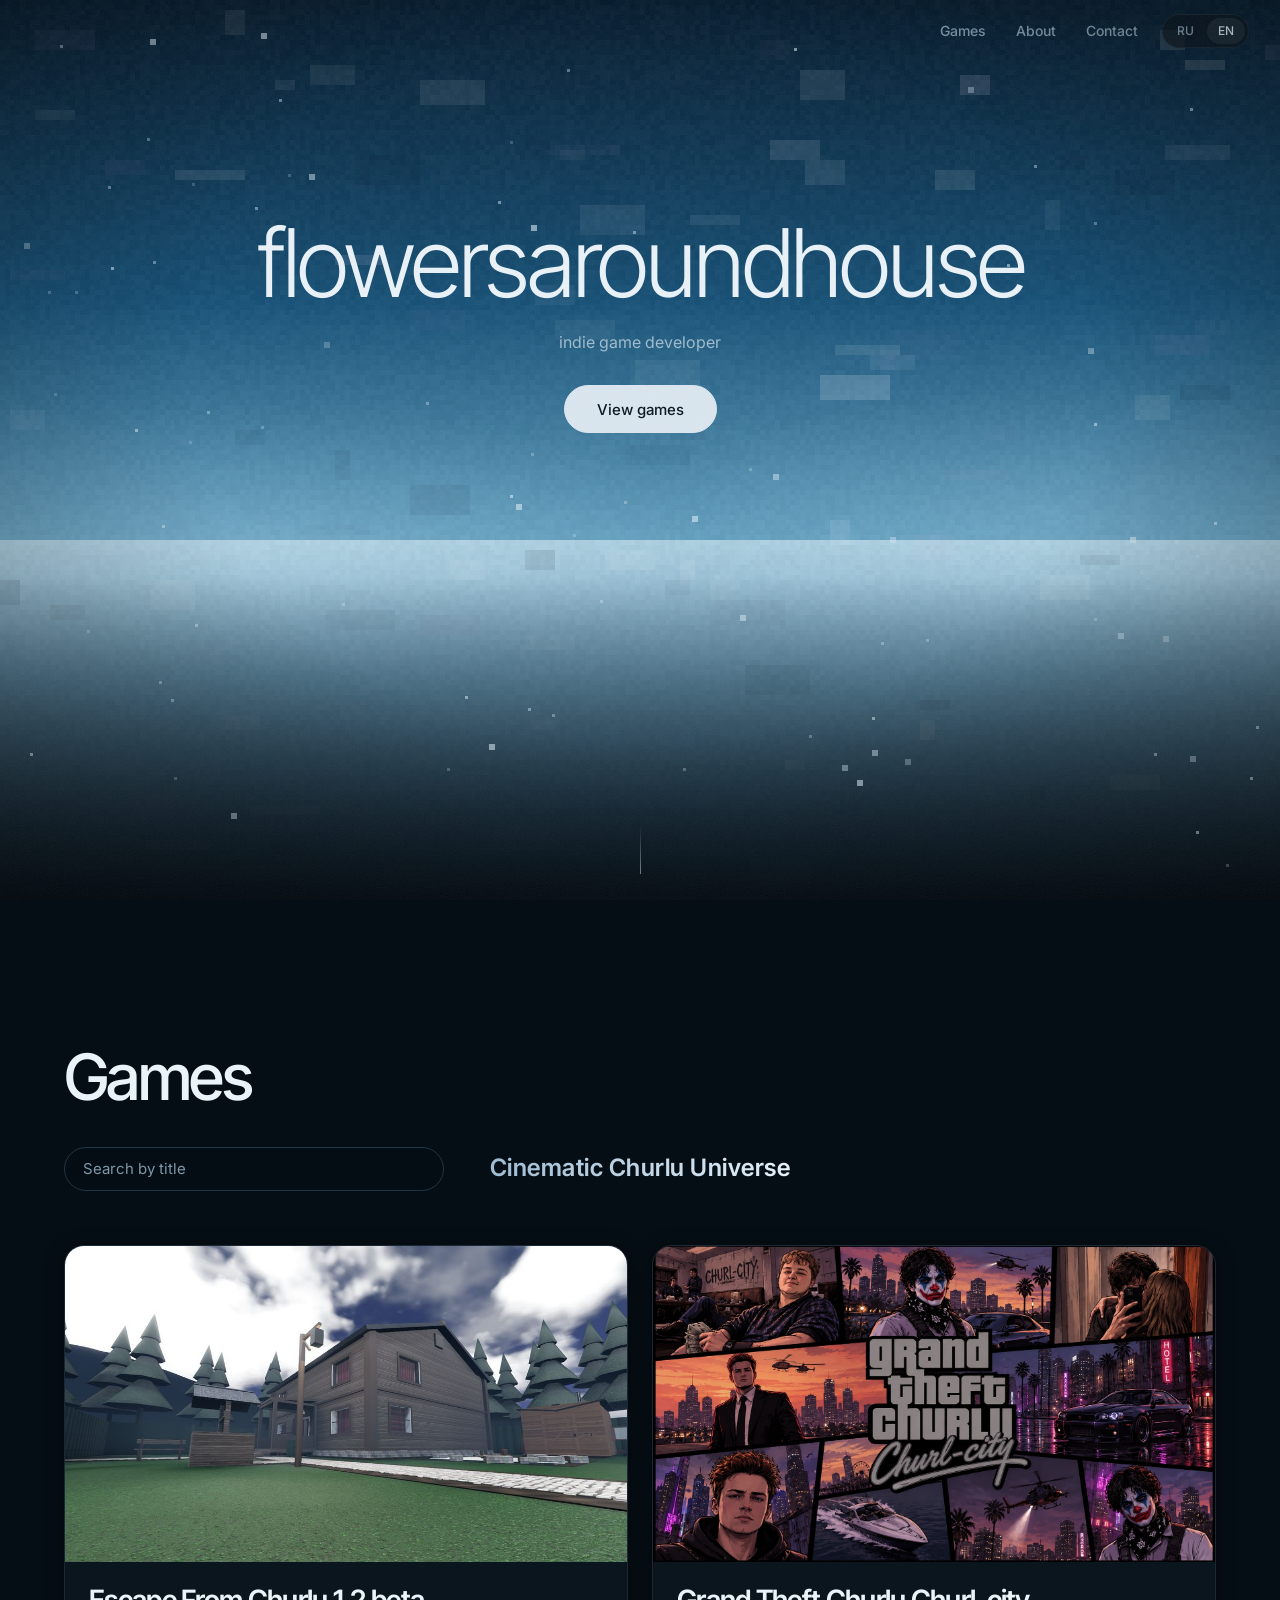
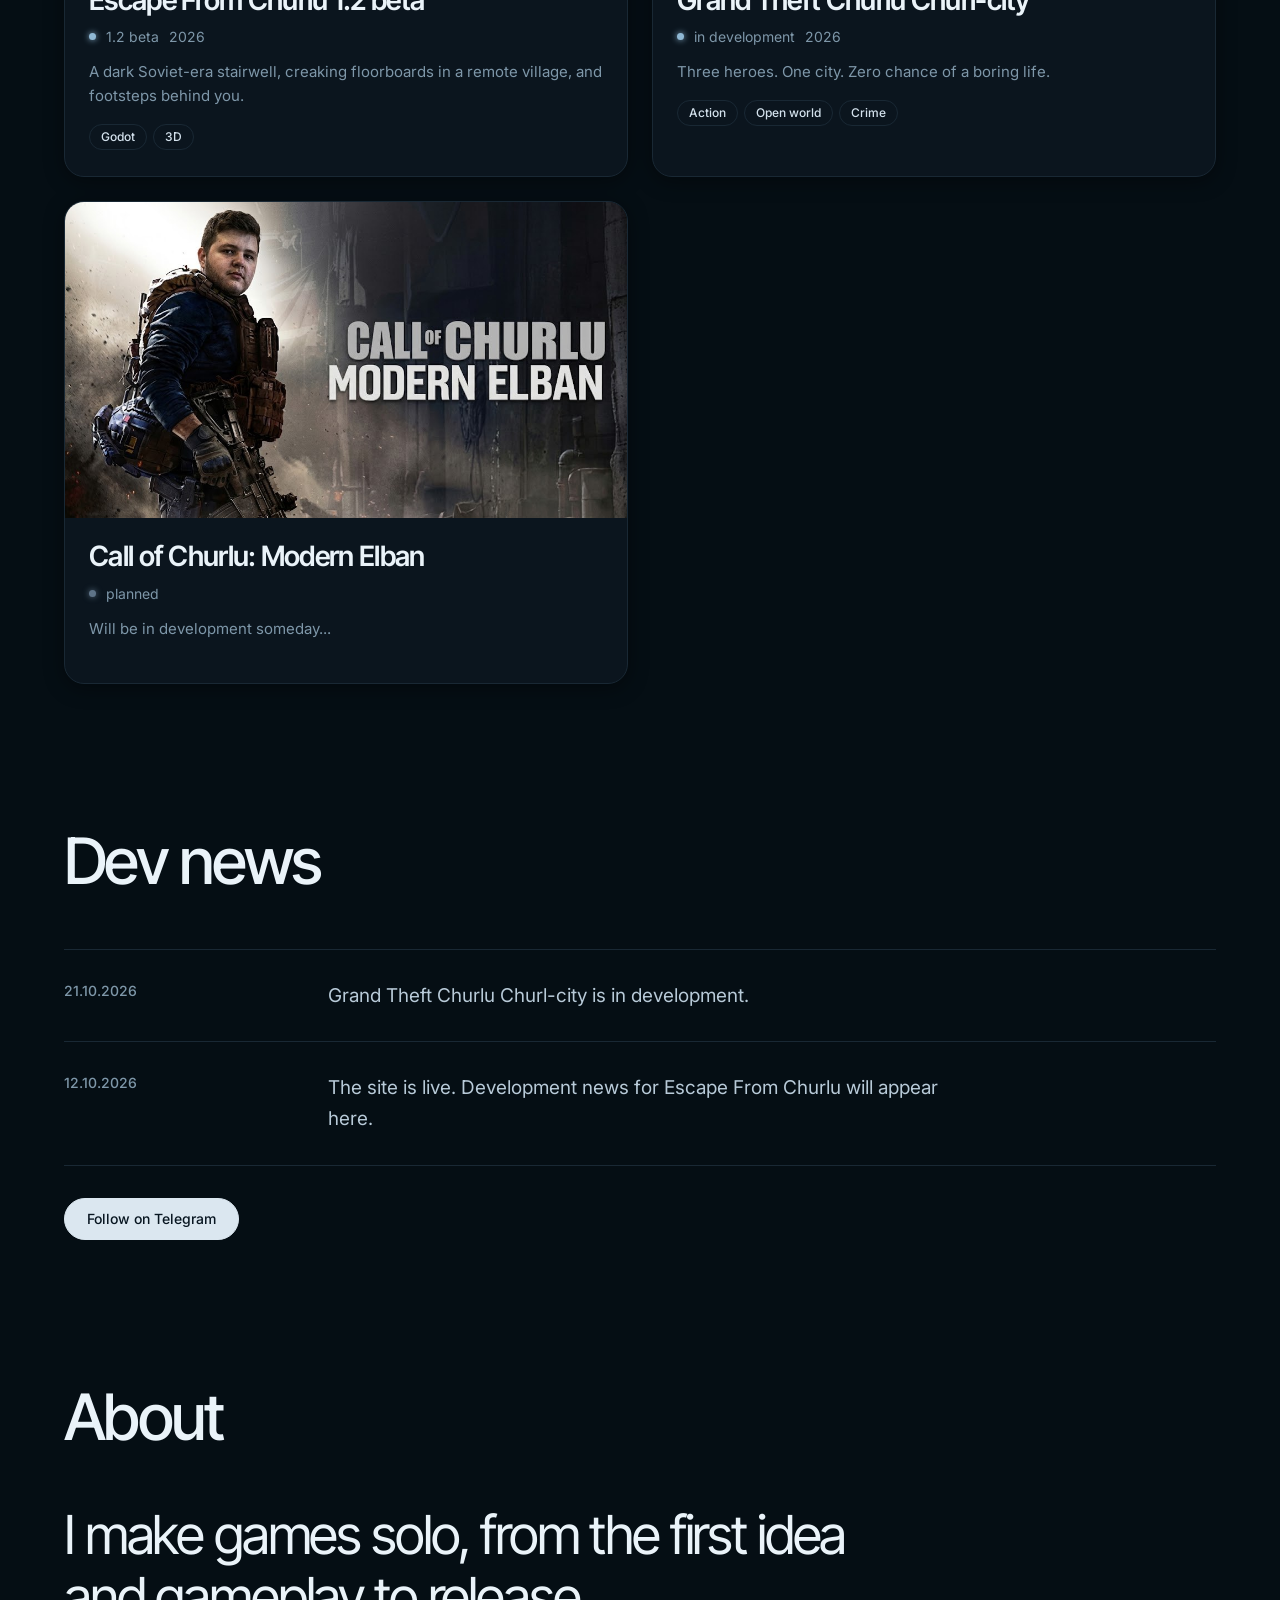
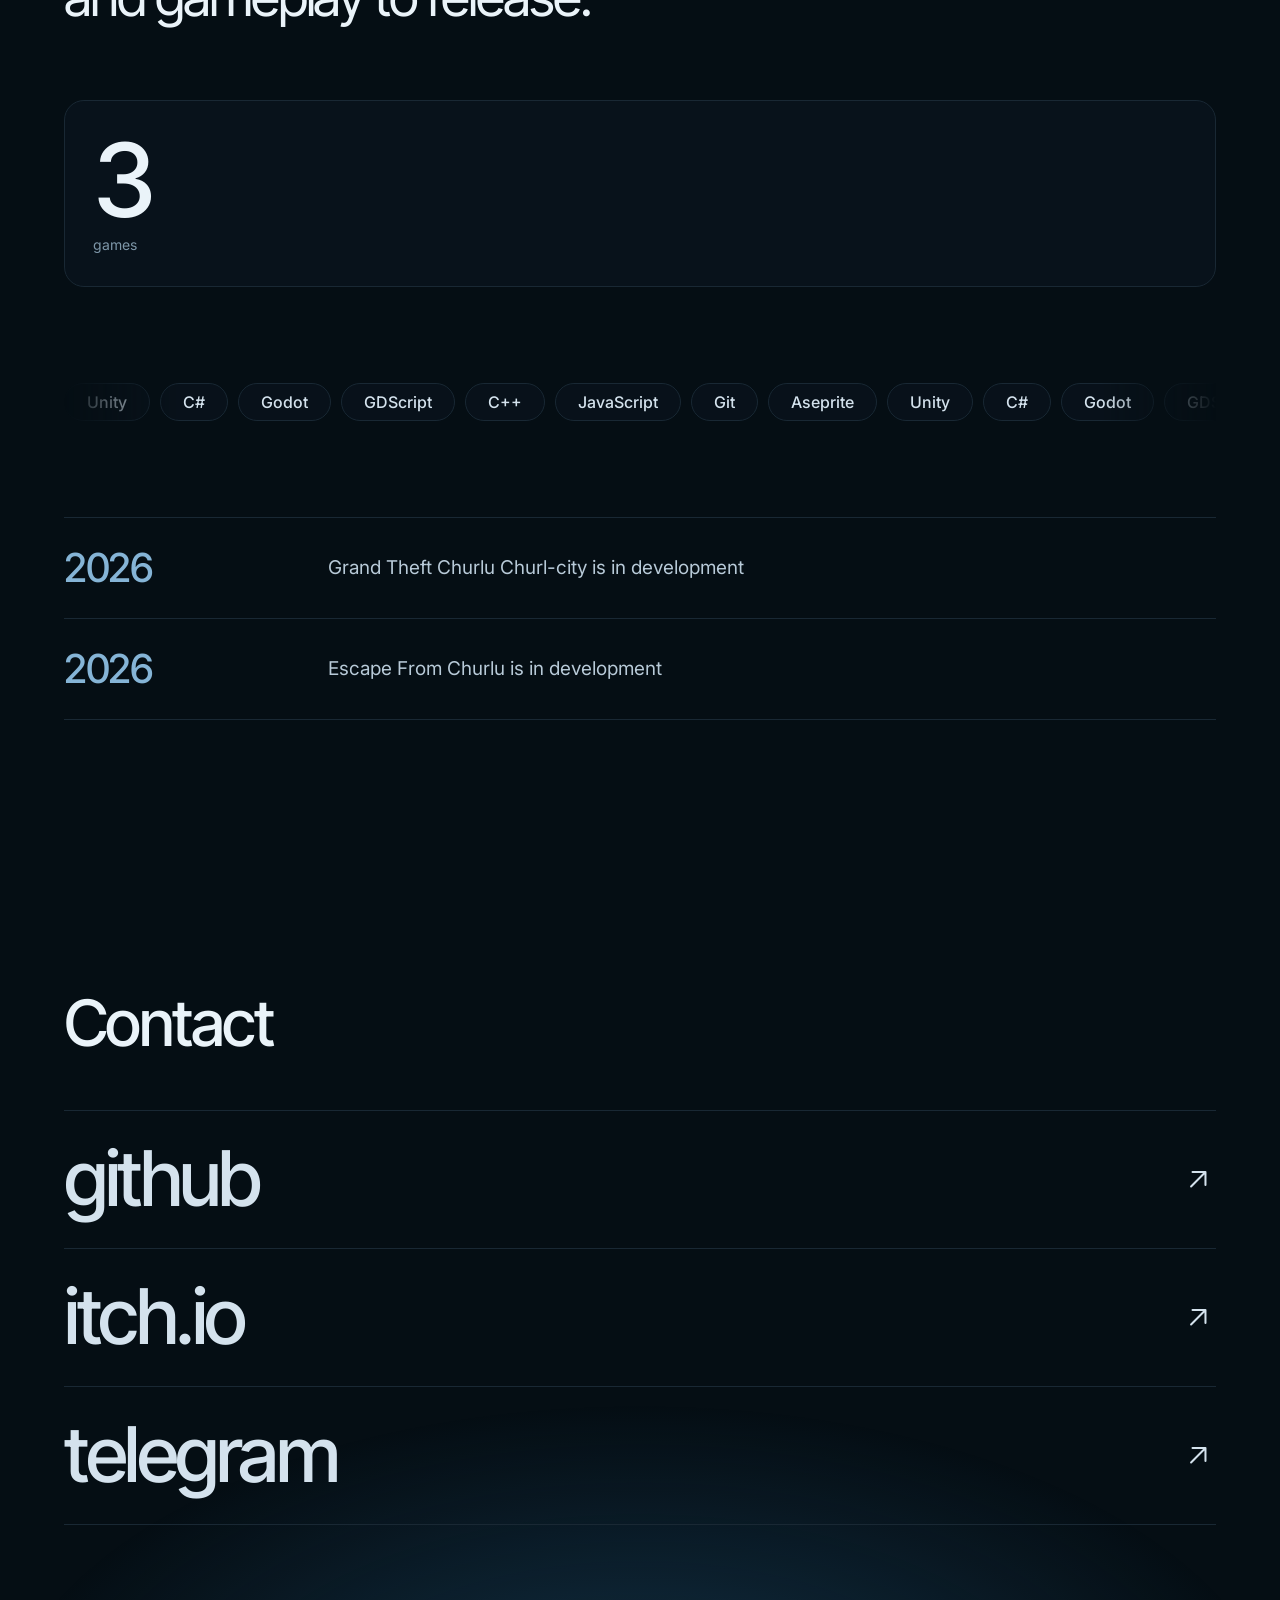
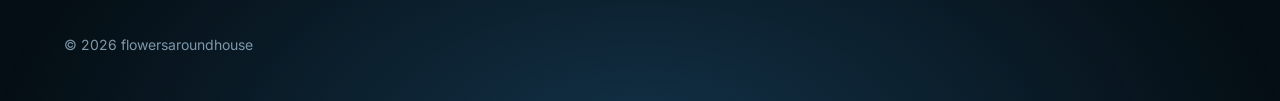
<file: index.html>
<!DOCTYPE html>
<html lang="ru">
<head>
<meta charset="utf-8">
<meta name="viewport" content="width=device-width, initial-scale=1, viewport-fit=cover">
<title>flowersaroundhouse — game dev</title>
<meta name="description" content="flowersaroundhouse — инди-разработчик игр. Escape From Churlu и другие проекты на Godot.">
<meta property="og:type" content="website">
<meta property="og:title" content="flowersaroundhouse — game dev">
<meta property="og:description" content="Escape From Churlu и другие игры на Godot. Новости разработки и ссылки.">
<meta property="og:image" content="https://perfume009.github.io/og.jpg">
<meta property="og:image:width" content="1200">
<meta property="og:image:height" content="630">
<meta property="og:url" content="https://perfume009.github.io/">
<meta name="twitter:card" content="summary_large_image">
<meta name="theme-color" content="#050c13">
<link rel="icon" href="data:image/svg+xml,%3Csvg xmlns='http://www.w3.org/2000/svg' viewBox='0 0 32 32'%3E%3Crect width='32' height='32' fill='%231d5a82'/%3E%3Crect x='13' y='8' width='6' height='5' fill='%23040d15'/%3E%3Crect x='11' y='13' width='10' height='9' fill='%23040d15'/%3E%3Crect x='11' y='22' width='4' height='4' fill='%23040d15'/%3E%3Crect x='17' y='22' width='4' height='4' fill='%23040d15'/%3E%3C/svg%3E">
<link href="https://fonts.googleapis.com/css2?family=Inter+Tight:wght@300;400;500;600&family=Inter:wght@300;400;500;600&display=swap" rel="stylesheet">
<link rel="stylesheet" href="style.css">
</head>
<body data-page="home">
<nav id="nav"></nav>
<header class="hero" id="top">
<canvas id="scene" aria-hidden="true"></canvas>
<div class="fog" aria-hidden="true"></div>
<div class="hin">
<h1>flowersaroundhouse</h1>
<p class="role"><span id="role"></span></p>
<a class="btn p xl" href="#games" data-i="cta1">Смотреть игры</a>
</div>
<span class="hcue" aria-hidden="true"></span>
</header>

<section id="games">
<h2 class="rv" data-i="n_games">Игры</h2>
<div class="tools rv"><input id="q" type="search" placeholder="Поиск по названию" aria-label="Поиск"><div class="ccu-title">Cinematic Churlu Universe</div></div>
<div class="grid" id="grid"></div>
</section>

<section id="devlog">
<h2 class="rv" data-i="dev_h">Новости разработки</h2>
<div class="log rv dv" id="dlog" style="margin-top:0"></div>
<div class="rv" style="margin-top:32px"><a class="btn p" id="tgbtn" href="#" target="_blank" rel="noopener" data-i="tg_btn">Читать в Telegram</a></div>
</section>

<section id="about">
<h2 class="rv" data-i="n_about">Обо мне</h2>
<p class="big rv" data-i="bio">Делаю игры сам: от идеи и геймплея до релиза.</p>
<div class="stats rv">
<div class="stat"><b data-n="GAMES">0</b><span id="gl">игр</span></div>
</div>
<div class="marq rv" data-ia="stack" aria-label="Стек"><div class="track" id="stack"></div></div>
<div class="log rv" id="log"></div>
</section>


<div class="end" id="end"></div>
<script src="data.js"></script>
<script src="app.js"></script>
</body>
</html>
</file>
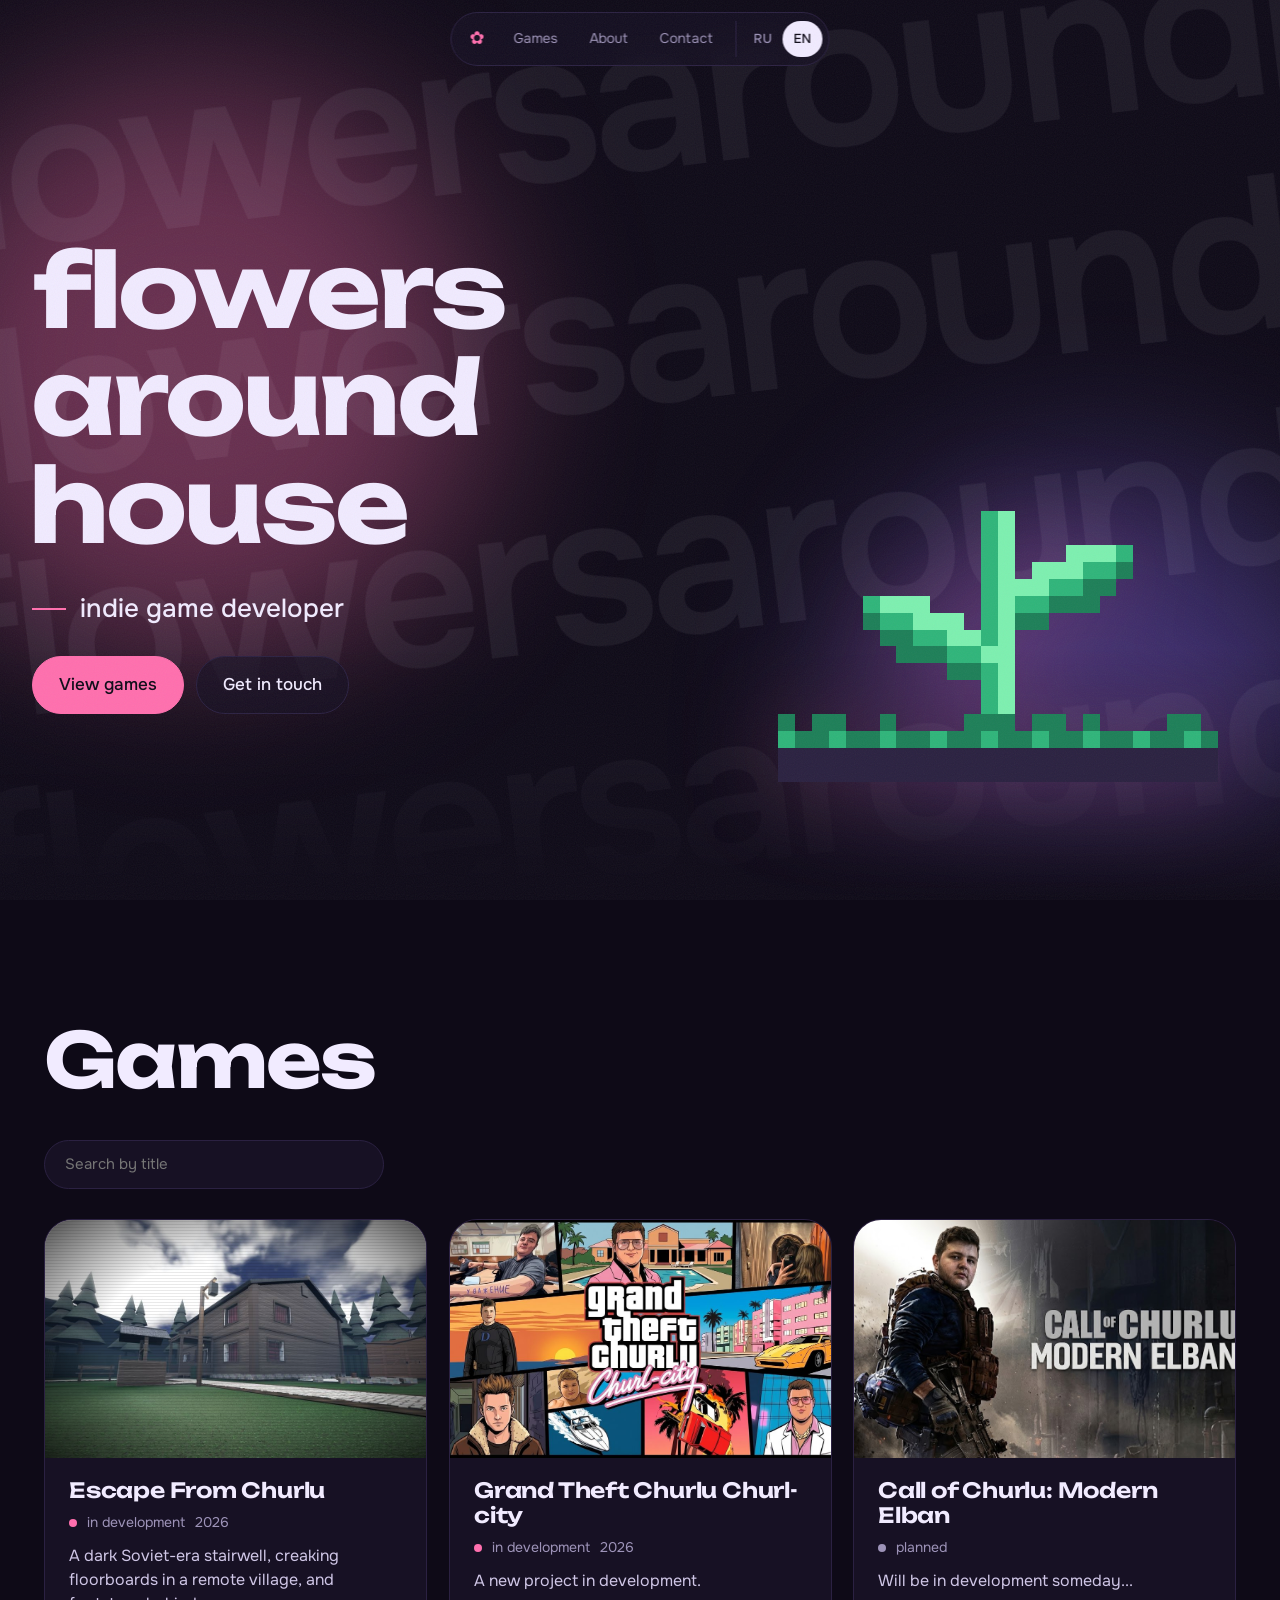
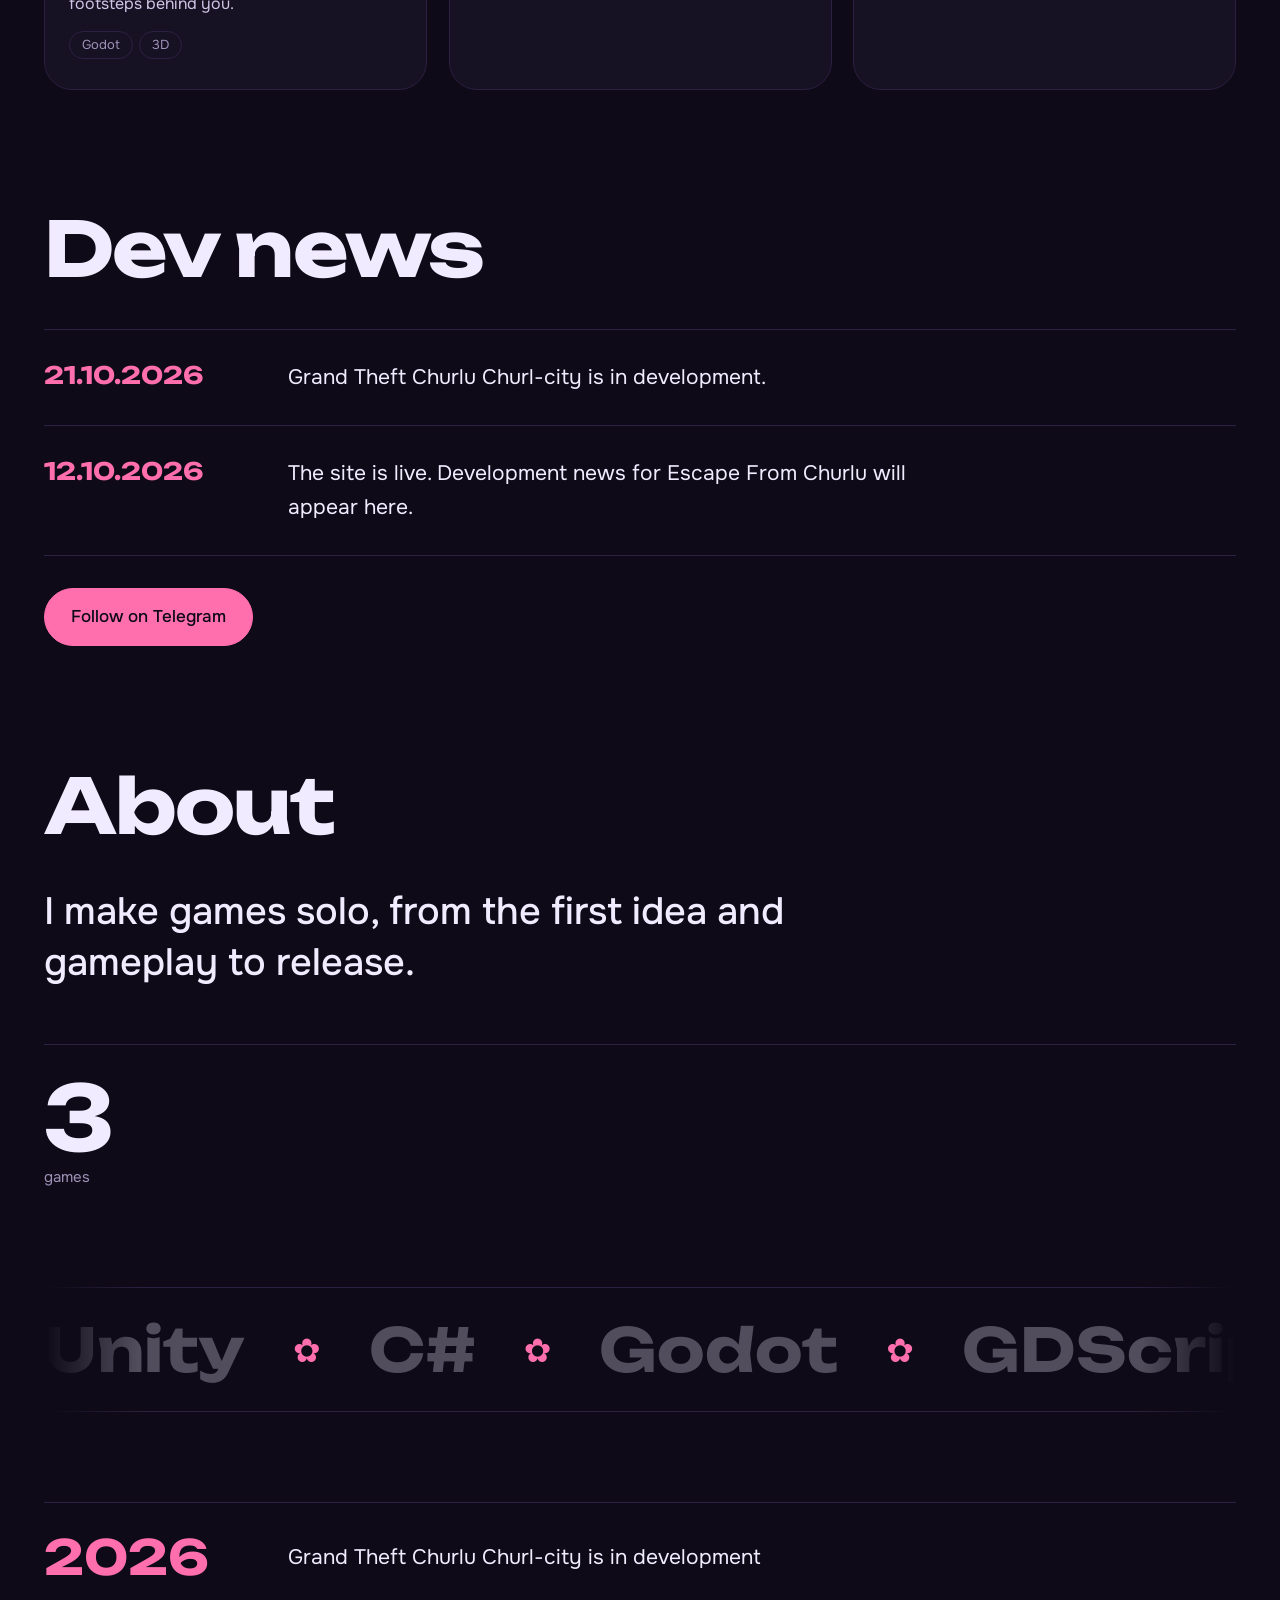
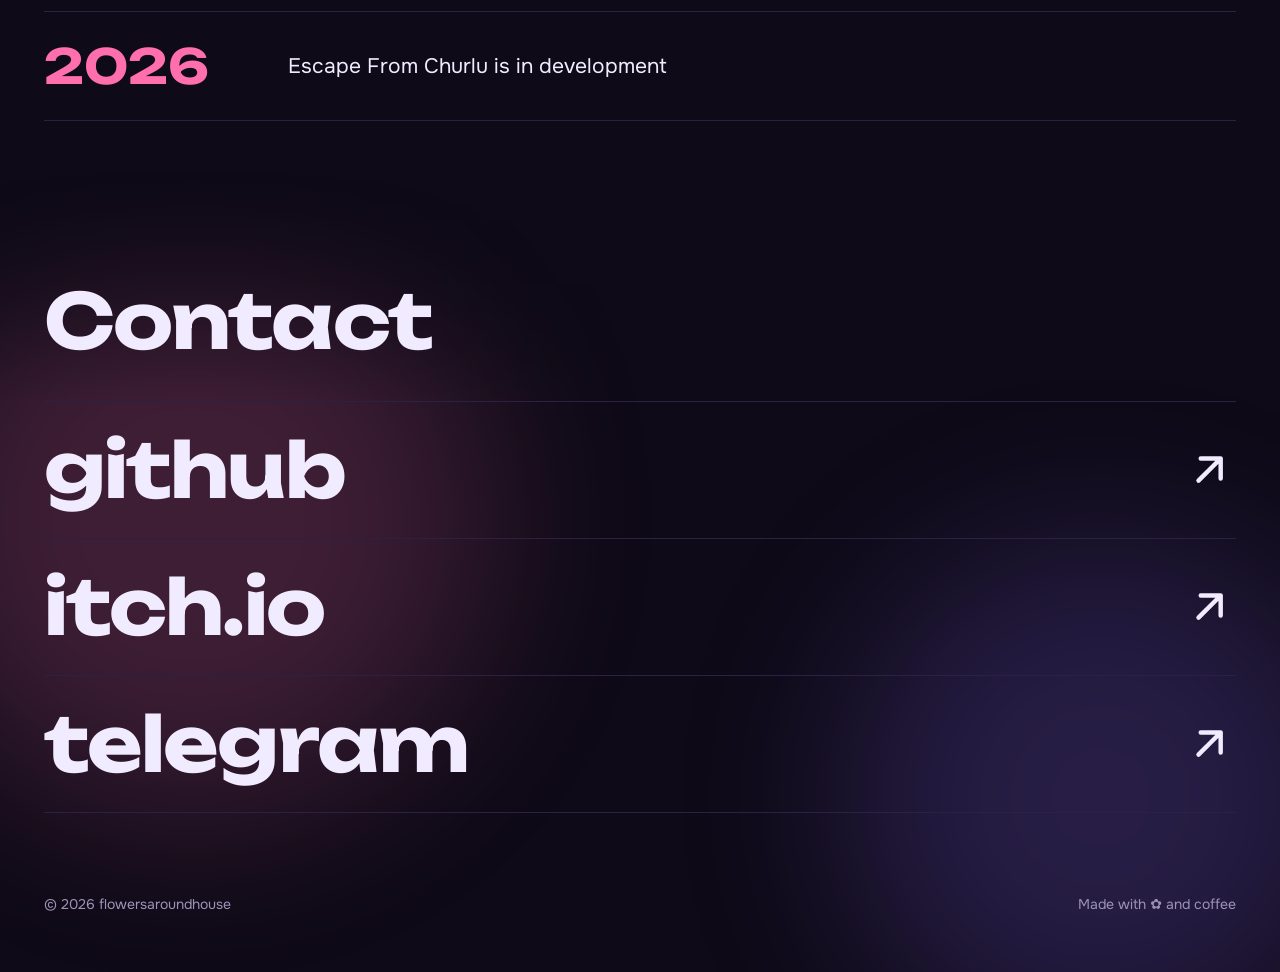
<file: 7zECBA4232B/index.html>
<!DOCTYPE html>
<html lang="ru">
<head>
<meta charset="utf-8">
<meta name="viewport" content="width=device-width, initial-scale=1, viewport-fit=cover">
<title>flowersaroundhouse — game dev</title>
<meta name="description" content="flowersaroundhouse — инди-разработчик игр. Escape From Churlu и другие проекты на Godot.">
<meta property="og:type" content="website">
<meta property="og:title" content="flowersaroundhouse — game dev">
<meta property="og:description" content="Escape From Churlu и другие игры на Godot. Новости разработки и ссылки.">
<meta property="og:image" content="https://perfume009.github.io/og.jpg">
<meta property="og:image:width" content="1200">
<meta property="og:image:height" content="630">
<meta property="og:url" content="https://perfume009.github.io/">
<meta name="twitter:card" content="summary_large_image">
<meta name="theme-color" content="#0e0a17">
<link rel="icon" href="data:image/svg+xml,%3Csvg xmlns='http://www.w3.org/2000/svg' viewBox='0 0 100 100'%3E%3Ctext y='.9em' font-size='90'%3E🌸%3C/text%3E%3C/svg%3E">
<link href="https://fonts.googleapis.com/css2?family=Onest:wght@400;500;600&family=Unbounded:wght@500;600;700&display=swap" rel="stylesheet">
<link rel="stylesheet" href="style.css">
</head>
<body data-page="home">
<nav id="nav"></nav>
<header class="hero" id="top">
<div class="bg" aria-hidden="true"><i class="a1"></i><i class="a2"></i><div class="ghost"></div></div>

<div class="hin">
<div class="txt">
<h1 aria-label="flowersaroundhouse"><span class="w" style="--i:0"><i>flowers</i></span><span class="w" style="--i:1"><i>around</i></span><span class="w" style="--i:2"><i>house</i></span></h1>
<p class="role"><span id="role"></span></p>
<div class="cta"><a class="btn p" href="#games" data-i="cta1">Смотреть игры</a><a class="btn" href="#contact" data-i="cta2">Связаться</a></div>
</div>
<canvas id="bloom" aria-hidden="true"></canvas>
</div>
</header>

<section id="games">
<h2 class="rv" data-i="n_games">Игры</h2>
<div class="tools rv"><input id="q" type="search" placeholder="Поиск по названию" aria-label="Поиск"></div>
<div class="grid" id="grid"></div>
</section>

<section id="devlog">
<h2 class="rv" data-i="dev_h">Новости разработки</h2>
<div class="log rv dv" id="dlog" style="margin-top:0"></div>
<div class="rv" style="margin-top:32px"><a class="btn p" id="tgbtn" href="#" target="_blank" rel="noopener" data-i="tg_btn">Читать в Telegram</a></div>
</section>

<section id="about">
<h2 class="rv" data-i="n_about">Обо мне</h2>
<p class="big rv" data-i="bio">Делаю игры сам: от идеи и геймплея до релиза.</p>
<div class="stats rv">
<div class="stat"><b data-n="GAMES">0</b><span id="gl">игр</span></div>
</div>
<div class="marq rv" data-ia="stack" aria-label="Стек"><div class="track" id="stack"></div></div>
<div class="log rv" id="log"></div>
</section>


<div class="end" id="end"></div>
<script src="data.js"></script>
<script src="app.js"></script>
</body>
</html>
</file>
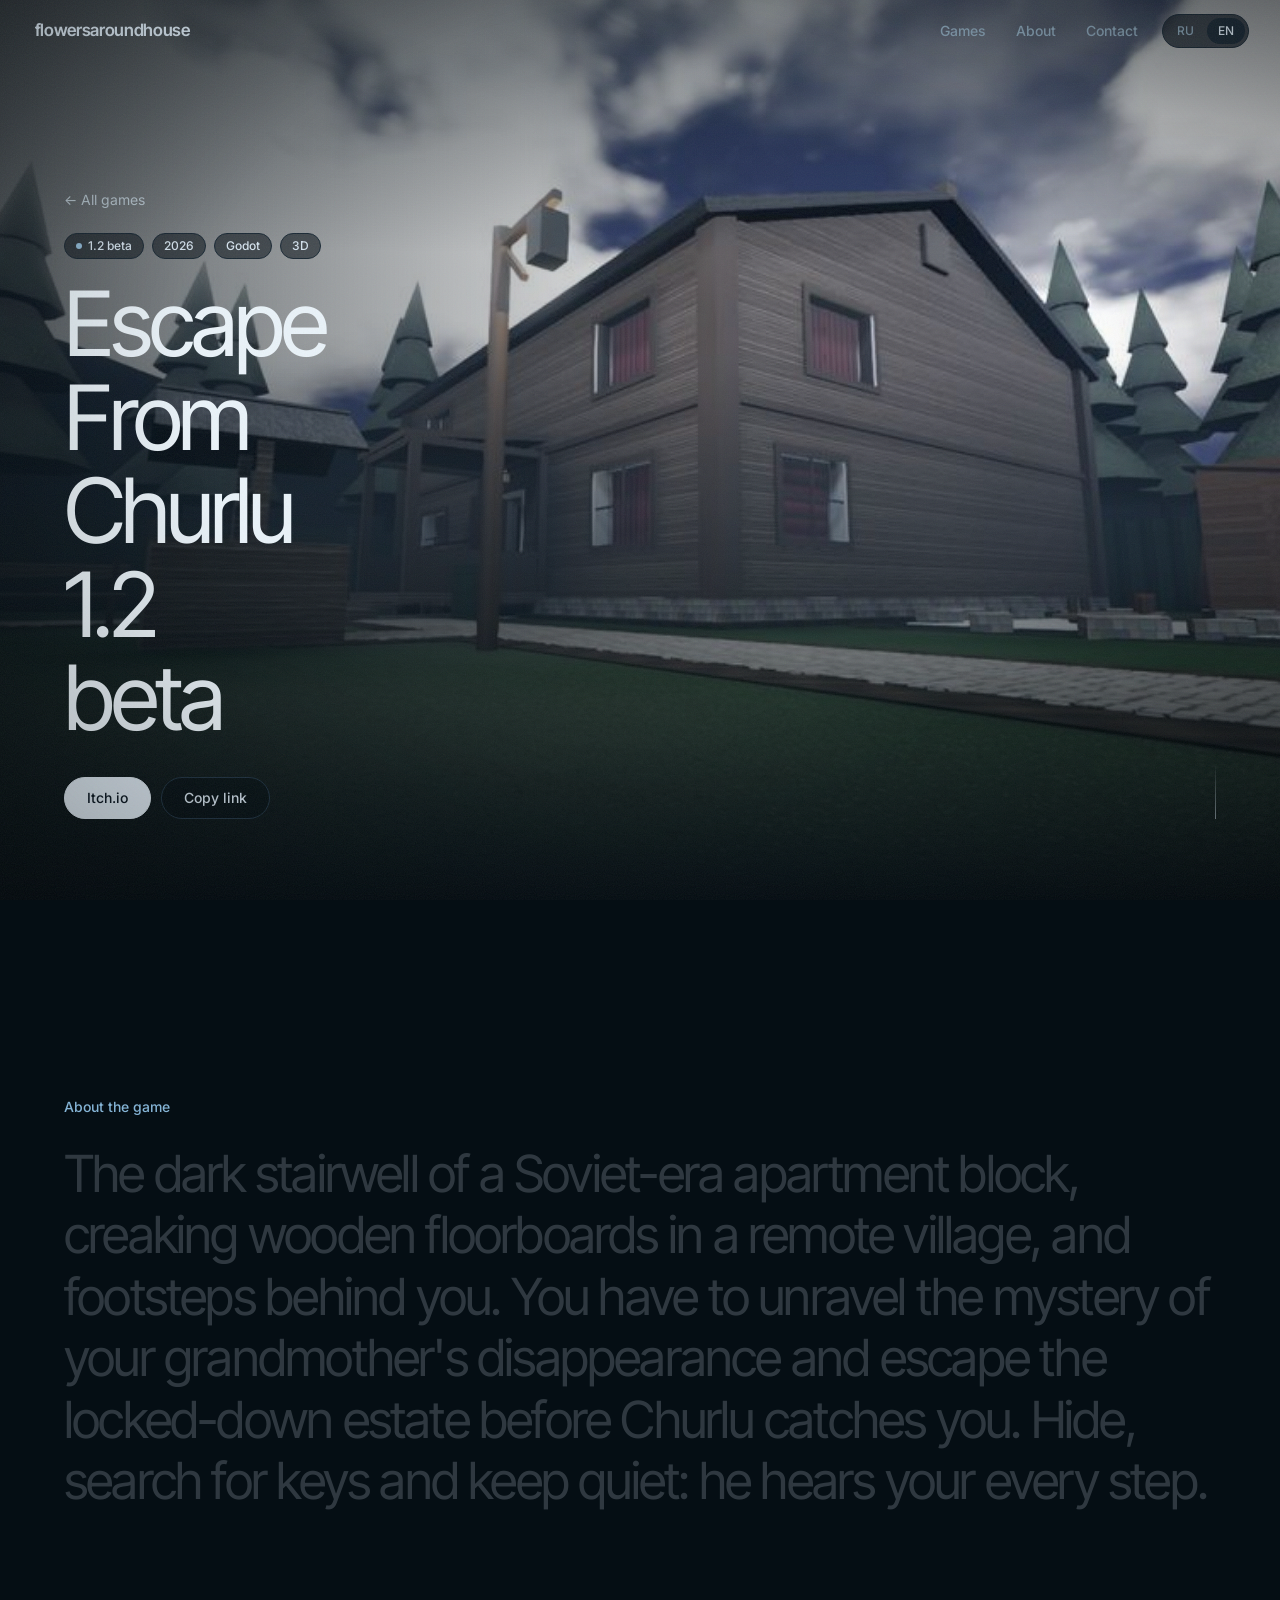
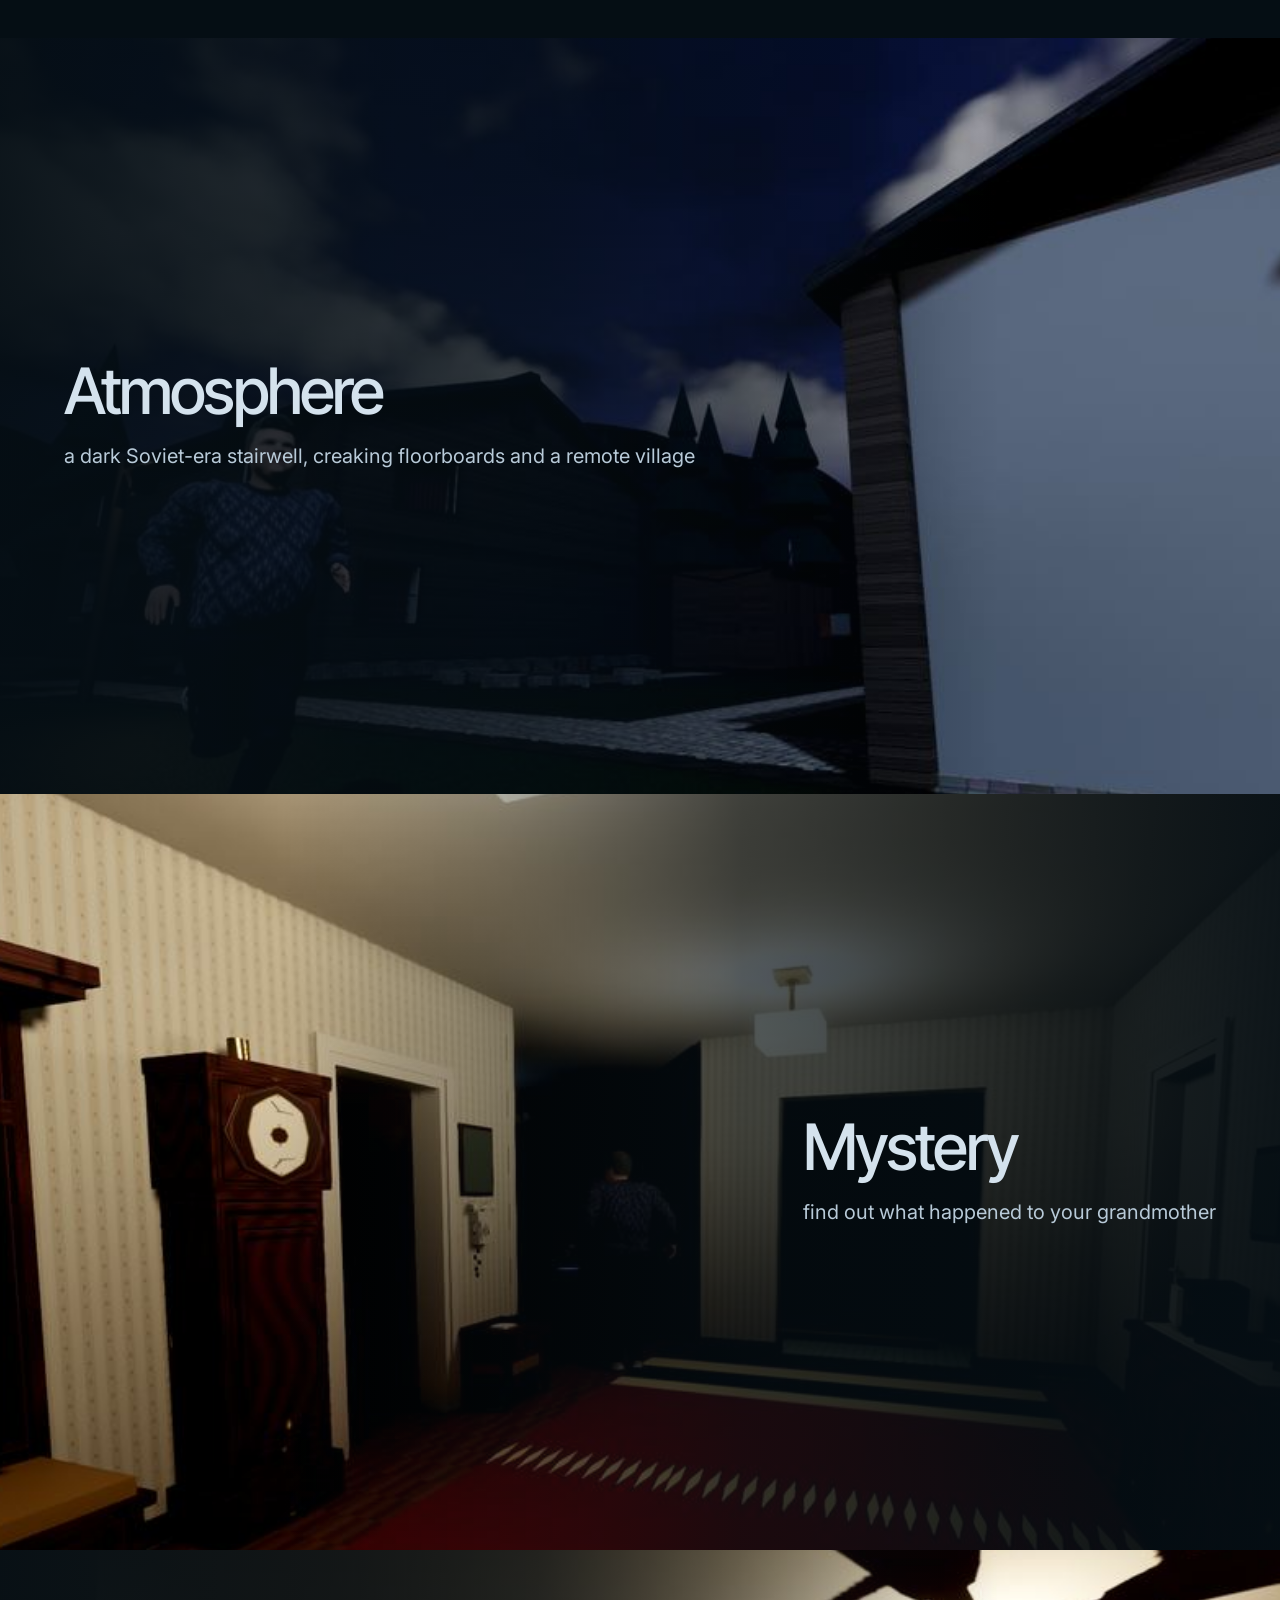
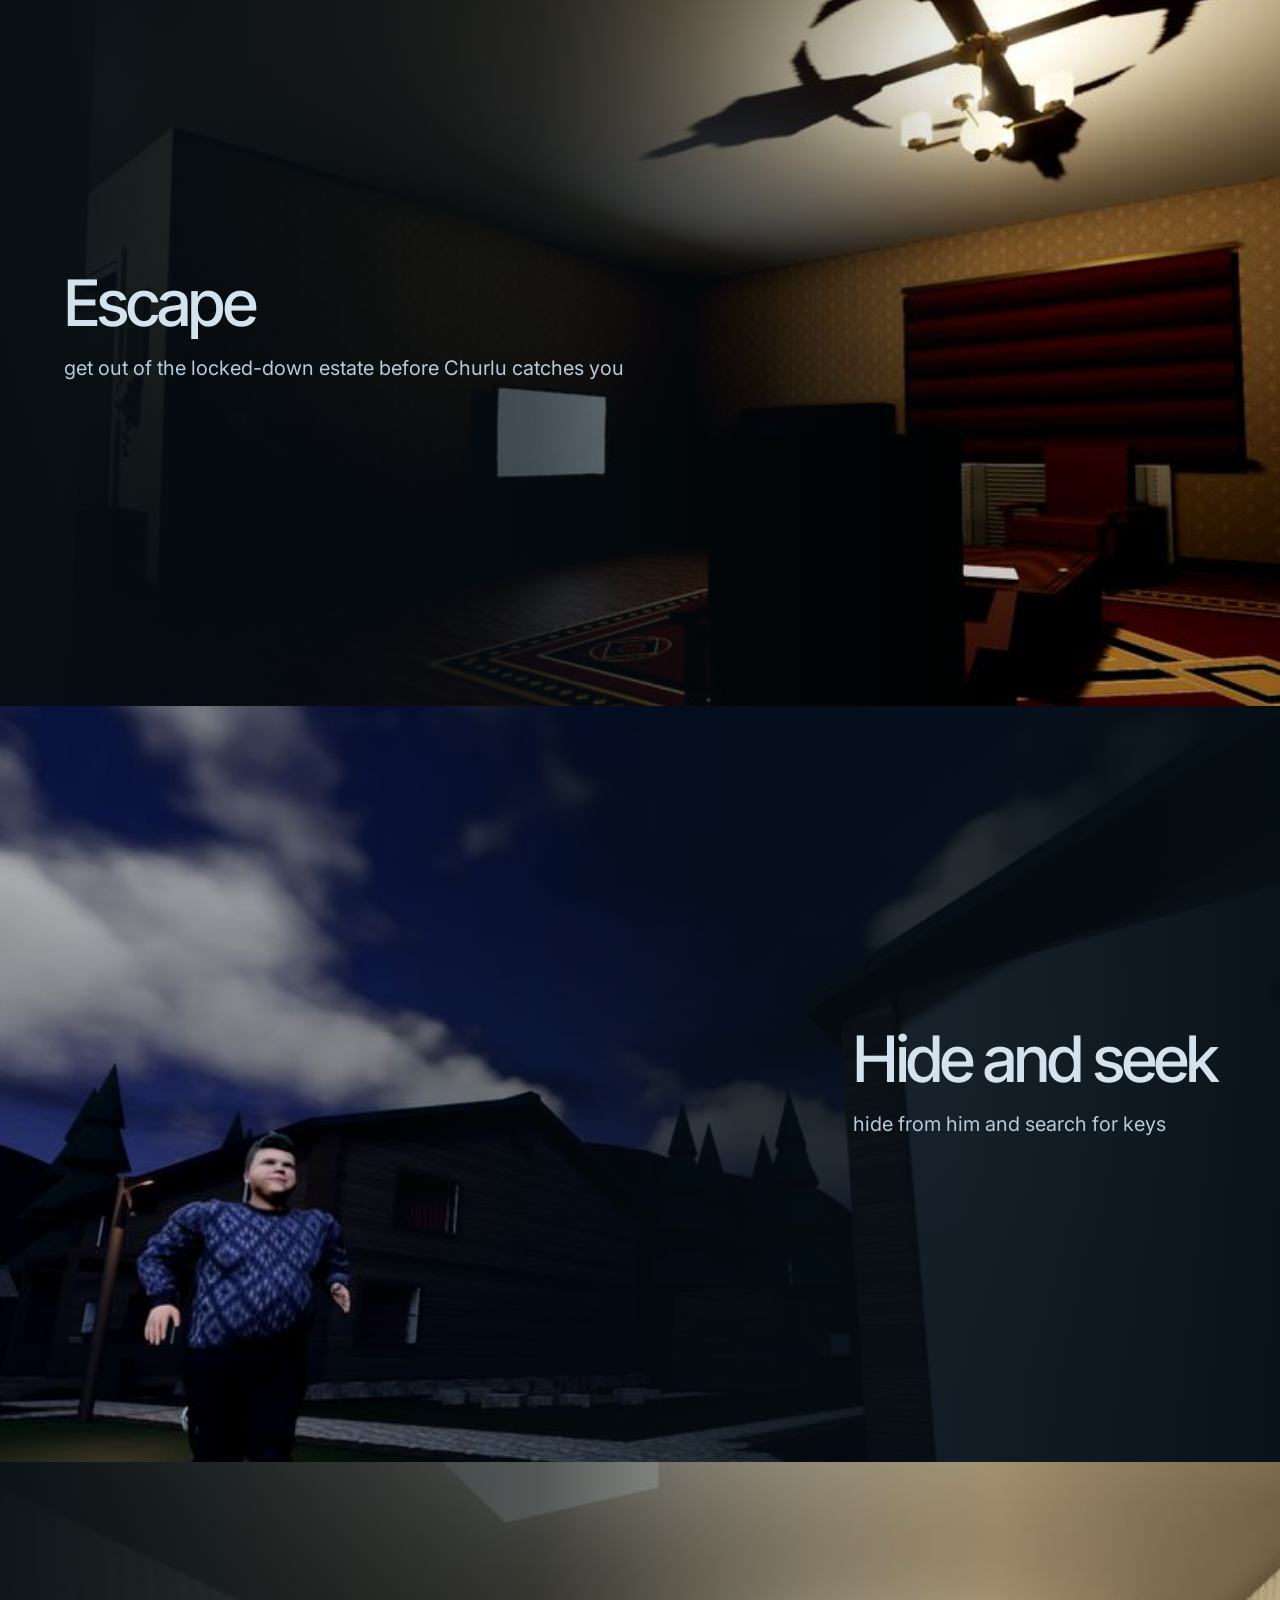
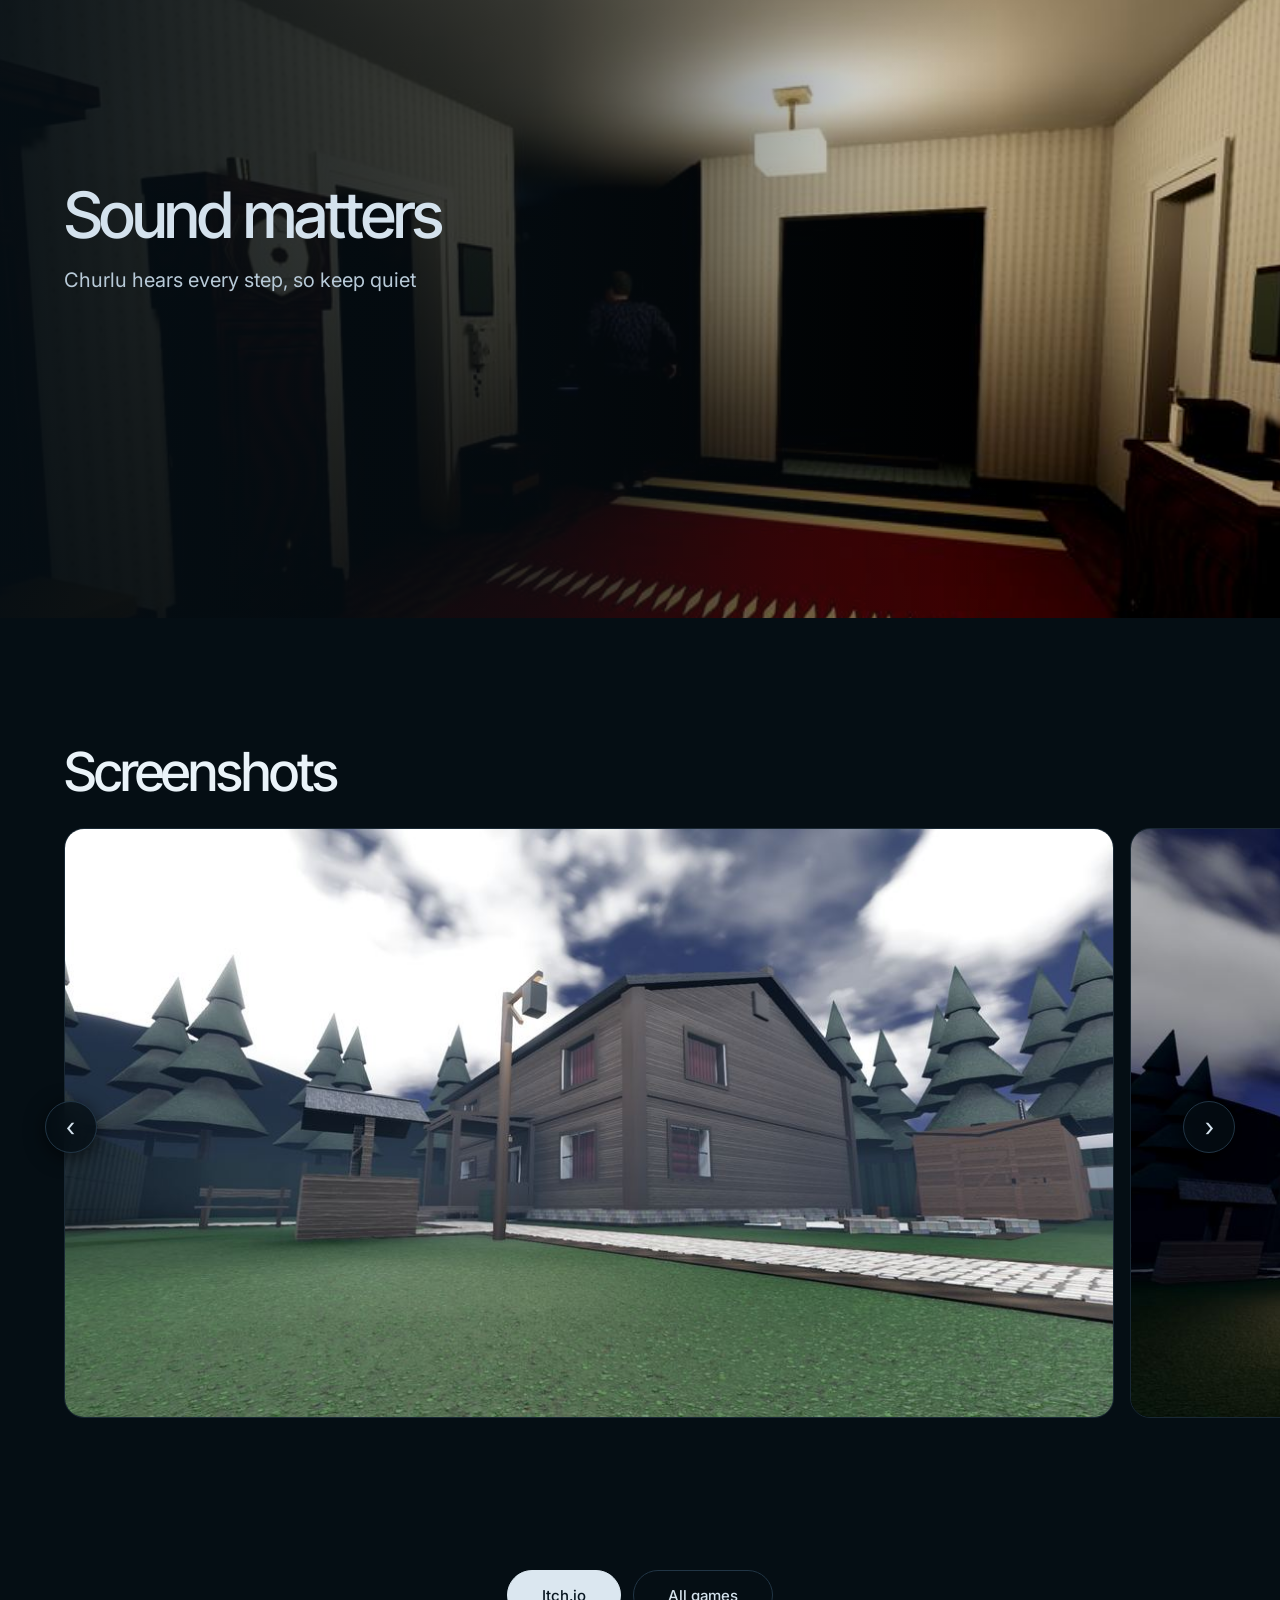
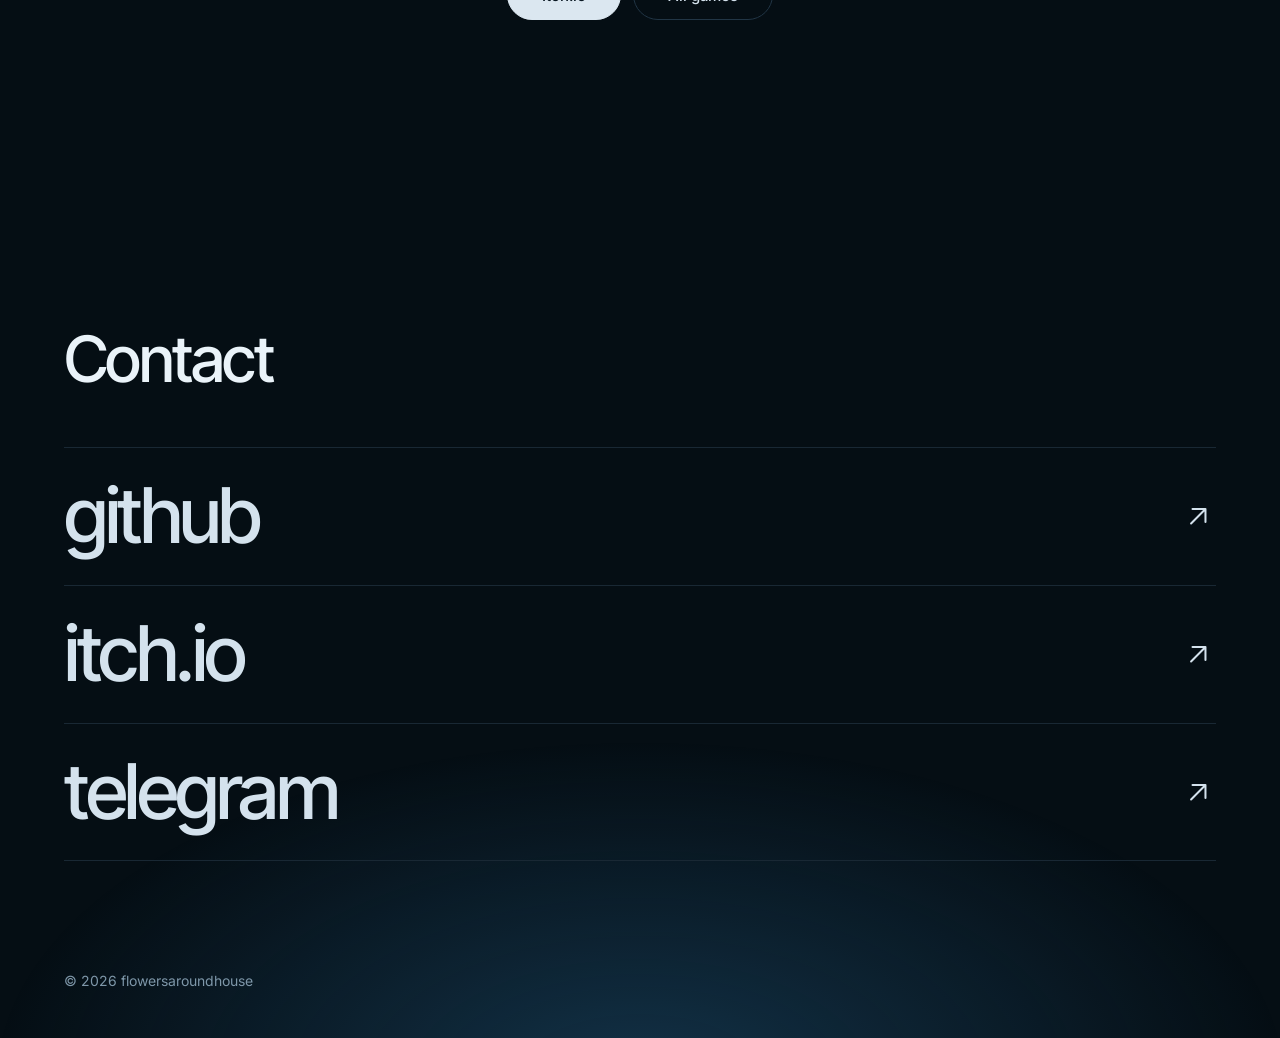
<file: churlu.html>
<!DOCTYPE html>
<html lang="ru">
<head>
<meta charset="utf-8">
<meta name="viewport" content="width=device-width, initial-scale=1, viewport-fit=cover">
<title>Escape From Churlu — flowersaroundhouse</title>
<meta name="description" content="Тёмный подъезд советской хрущёвки, скрип деревянных половиц в глухой деревне и шаги за спиной.">
<meta property="og:type" content="website">
<meta property="og:title" content="Escape From Churlu — flowersaroundhouse">
<meta property="og:description" content="Тёмный подъезд советской хрущёвки, скрип деревянных половиц в глухой деревне и шаги за спиной.">
<meta property="og:image" content="https://perfume009.github.io/og.jpg">
<meta property="og:image:width" content="1200">
<meta property="og:image:height" content="630">
<meta property="og:url" content="https://perfume009.github.io/churlu.html">
<meta name="twitter:card" content="summary_large_image">
<meta name="theme-color" content="#050c13">
<link rel="icon" href="data:image/svg+xml,%3Csvg xmlns='http://www.w3.org/2000/svg' viewBox='0 0 32 32'%3E%3Crect width='32' height='32' fill='%231d5a82'/%3E%3Crect x='13' y='8' width='6' height='5' fill='%23040d15'/%3E%3Crect x='11' y='13' width='10' height='9' fill='%23040d15'/%3E%3Crect x='11' y='22' width='4' height='4' fill='%23040d15'/%3E%3Crect x='17' y='22' width='4' height='4' fill='%23040d15'/%3E%3C/svg%3E">
<link href="https://fonts.googleapis.com/css2?family=Inter+Tight:wght@300;400;500;600&family=Inter:wght@300;400;500;600&display=swap" rel="stylesheet">
<link rel="stylesheet" href="style.css">
</head>
<body data-game="churlu">
<nav id="nav"></nav>
<main id="gp"></main>
<div class="end" id="end"></div>
<script src="data.js"></script>
<script src="app.js"></script>
</body>
</html>
</file>
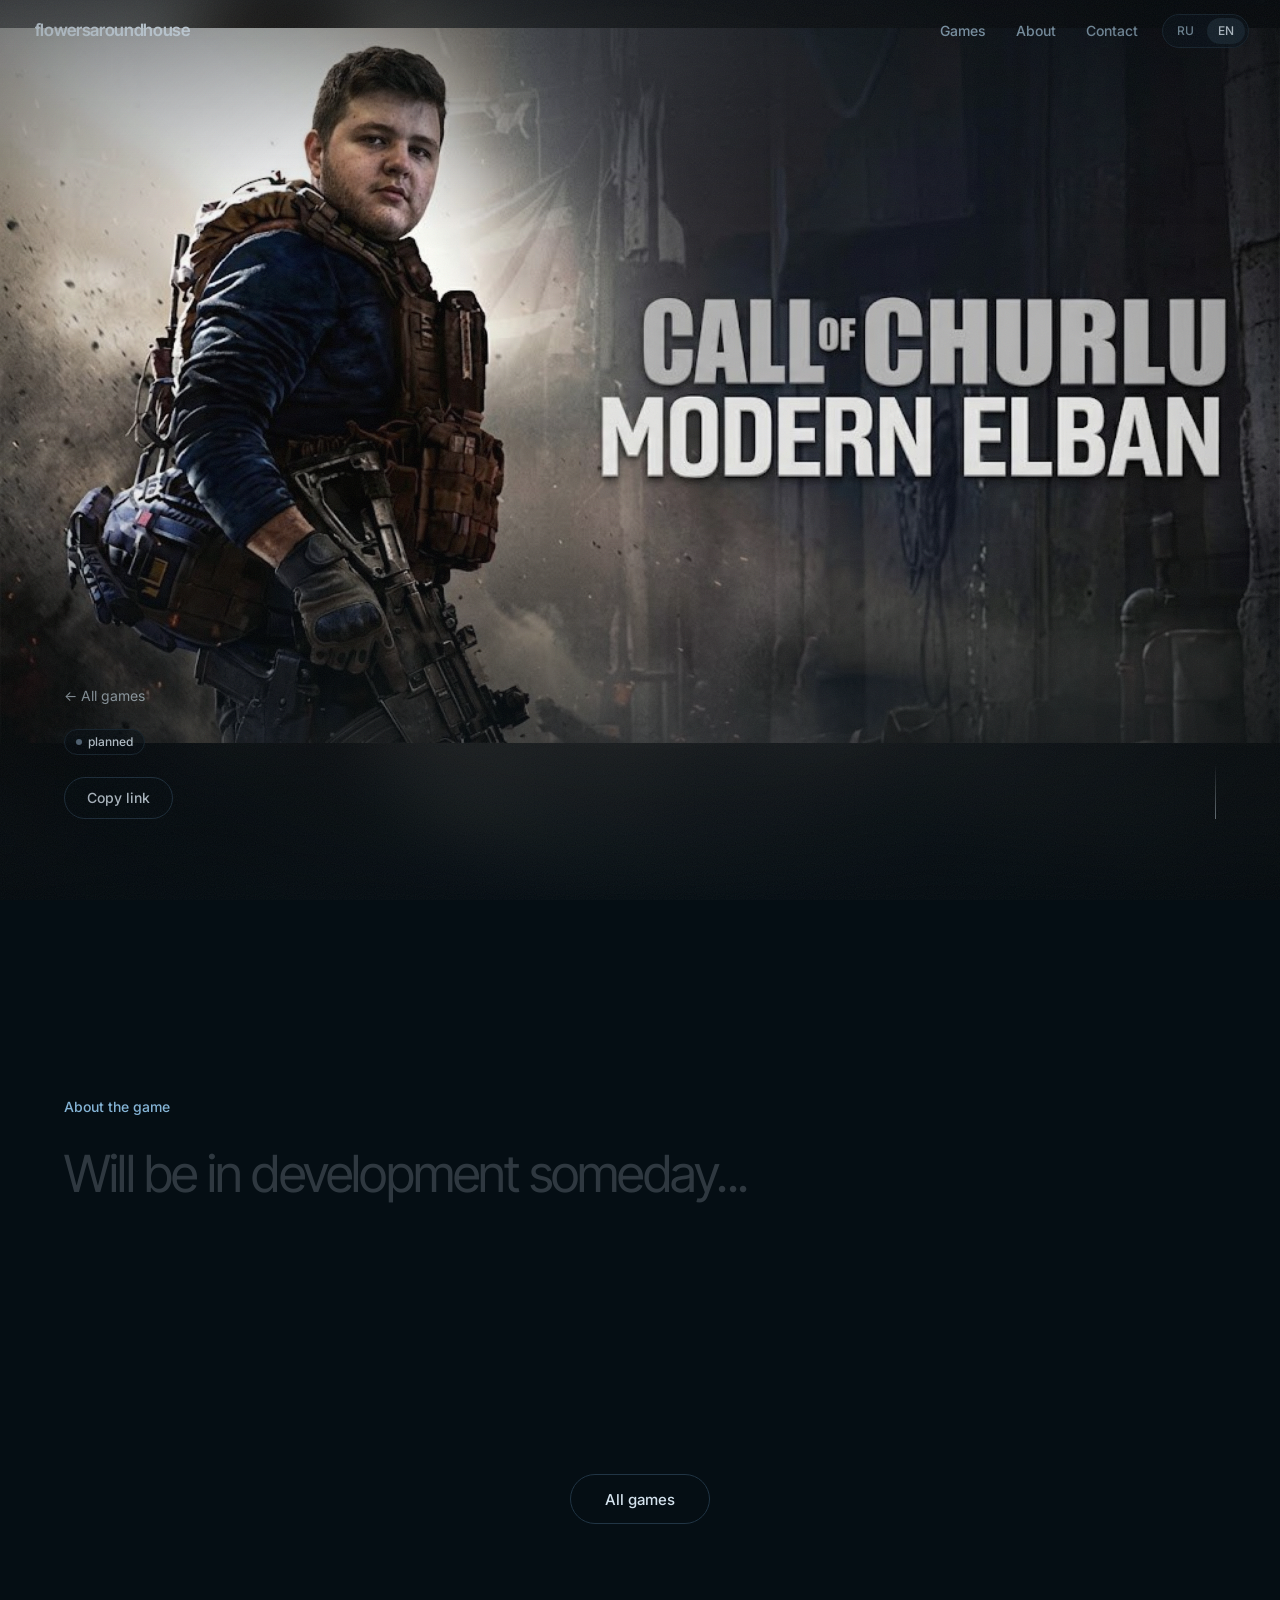
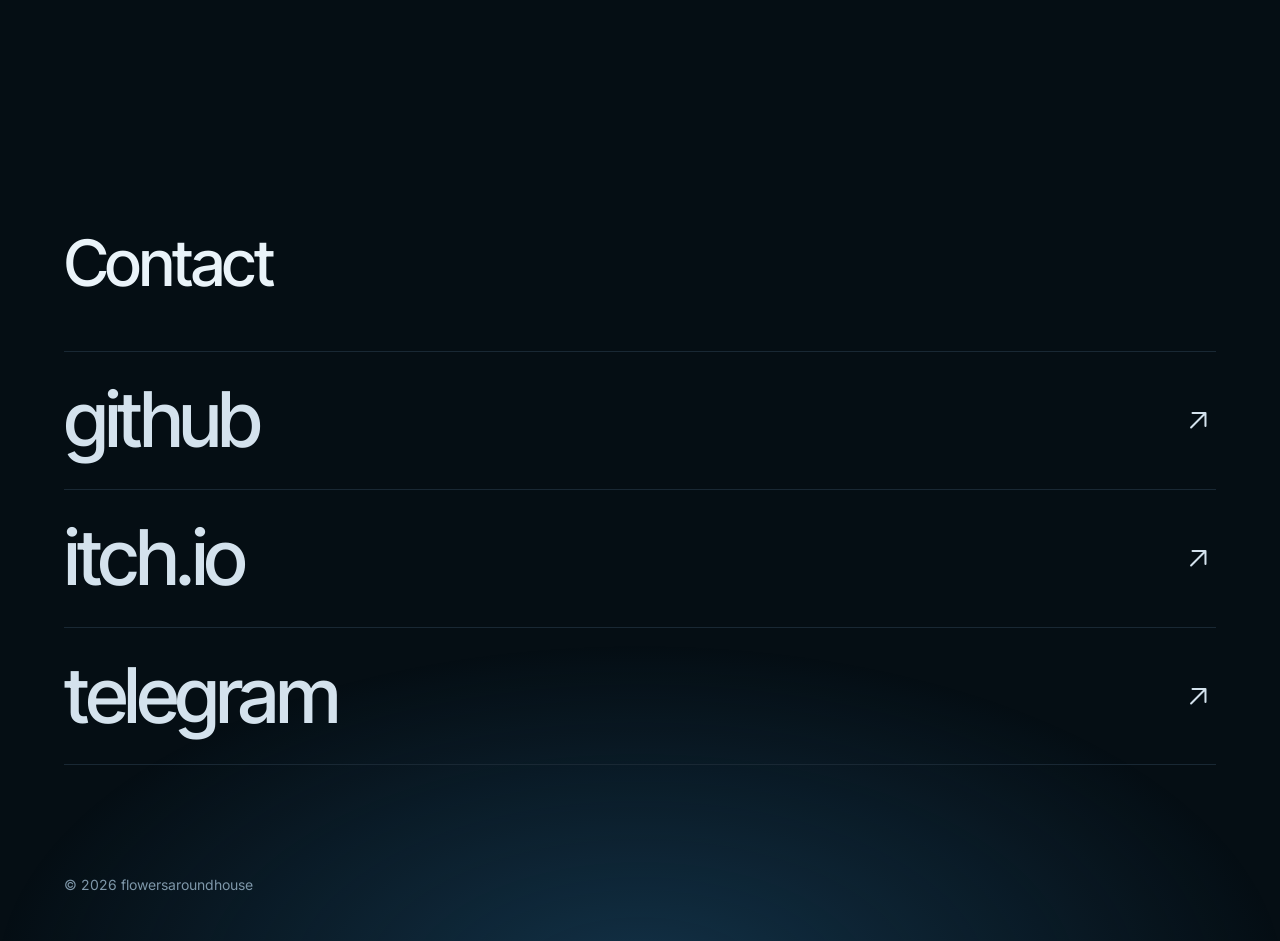
<file: elban.html>
<!DOCTYPE html>
<html lang="ru">
<head>
<meta charset="utf-8">
<meta name="viewport" content="width=device-width, initial-scale=1, viewport-fit=cover">
<title>Call of Churlu: Modern Elban — flowersaroundhouse</title>
<meta name="description" content="Call of Churlu: Modern Elban — будет в разработке когда-нибудь...">
<meta property="og:type" content="website">
<meta property="og:title" content="Call of Churlu: Modern Elban — flowersaroundhouse">
<meta property="og:description" content="Call of Churlu: Modern Elban — будет в разработке когда-нибудь...">
<meta property="og:image" content="https://perfume009.github.io/og-elban.jpg">
<meta property="og:image:width" content="1024">
<meta property="og:image:height" content="536">
<meta property="og:url" content="https://perfume009.github.io/elban.html">
<meta name="twitter:card" content="summary_large_image">
<meta name="theme-color" content="#050c13">
<link rel="icon" href="data:image/svg+xml,%3Csvg xmlns='http://www.w3.org/2000/svg' viewBox='0 0 32 32'%3E%3Crect width='32' height='32' fill='%231d5a82'/%3E%3Crect x='13' y='8' width='6' height='5' fill='%23040d15'/%3E%3Crect x='11' y='13' width='10' height='9' fill='%23040d15'/%3E%3Crect x='11' y='22' width='4' height='4' fill='%23040d15'/%3E%3Crect x='17' y='22' width='4' height='4' fill='%23040d15'/%3E%3C/svg%3E">
<link href="https://fonts.googleapis.com/css2?family=Inter+Tight:wght@300;400;500;600&family=Inter:wght@300;400;500;600&display=swap" rel="stylesheet">
<link rel="stylesheet" href="style.css">
</head>
<body data-game="elban">
<nav id="nav"></nav>
<main id="gp"></main>
<div class="end" id="end"></div>
<script src="data.js"></script>
<script src="app.js"></script>
</body>
</html>
</file>
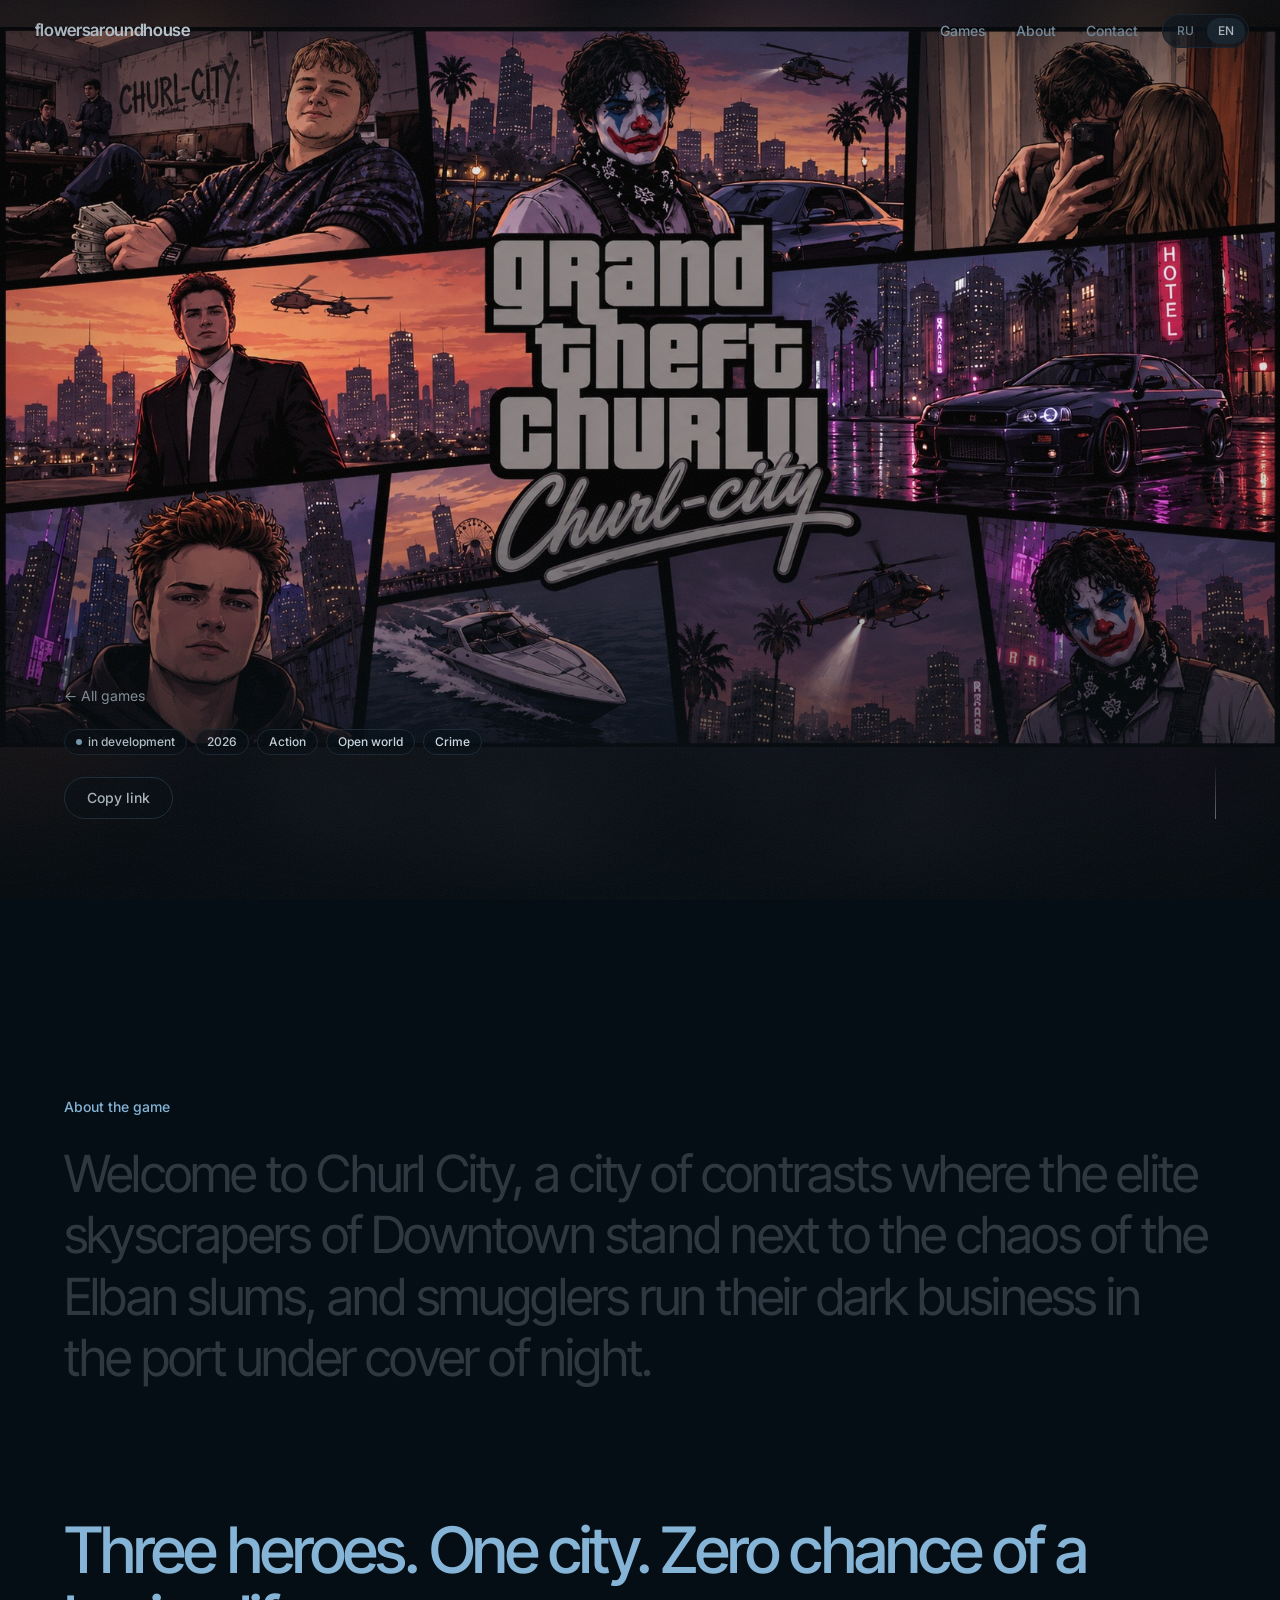
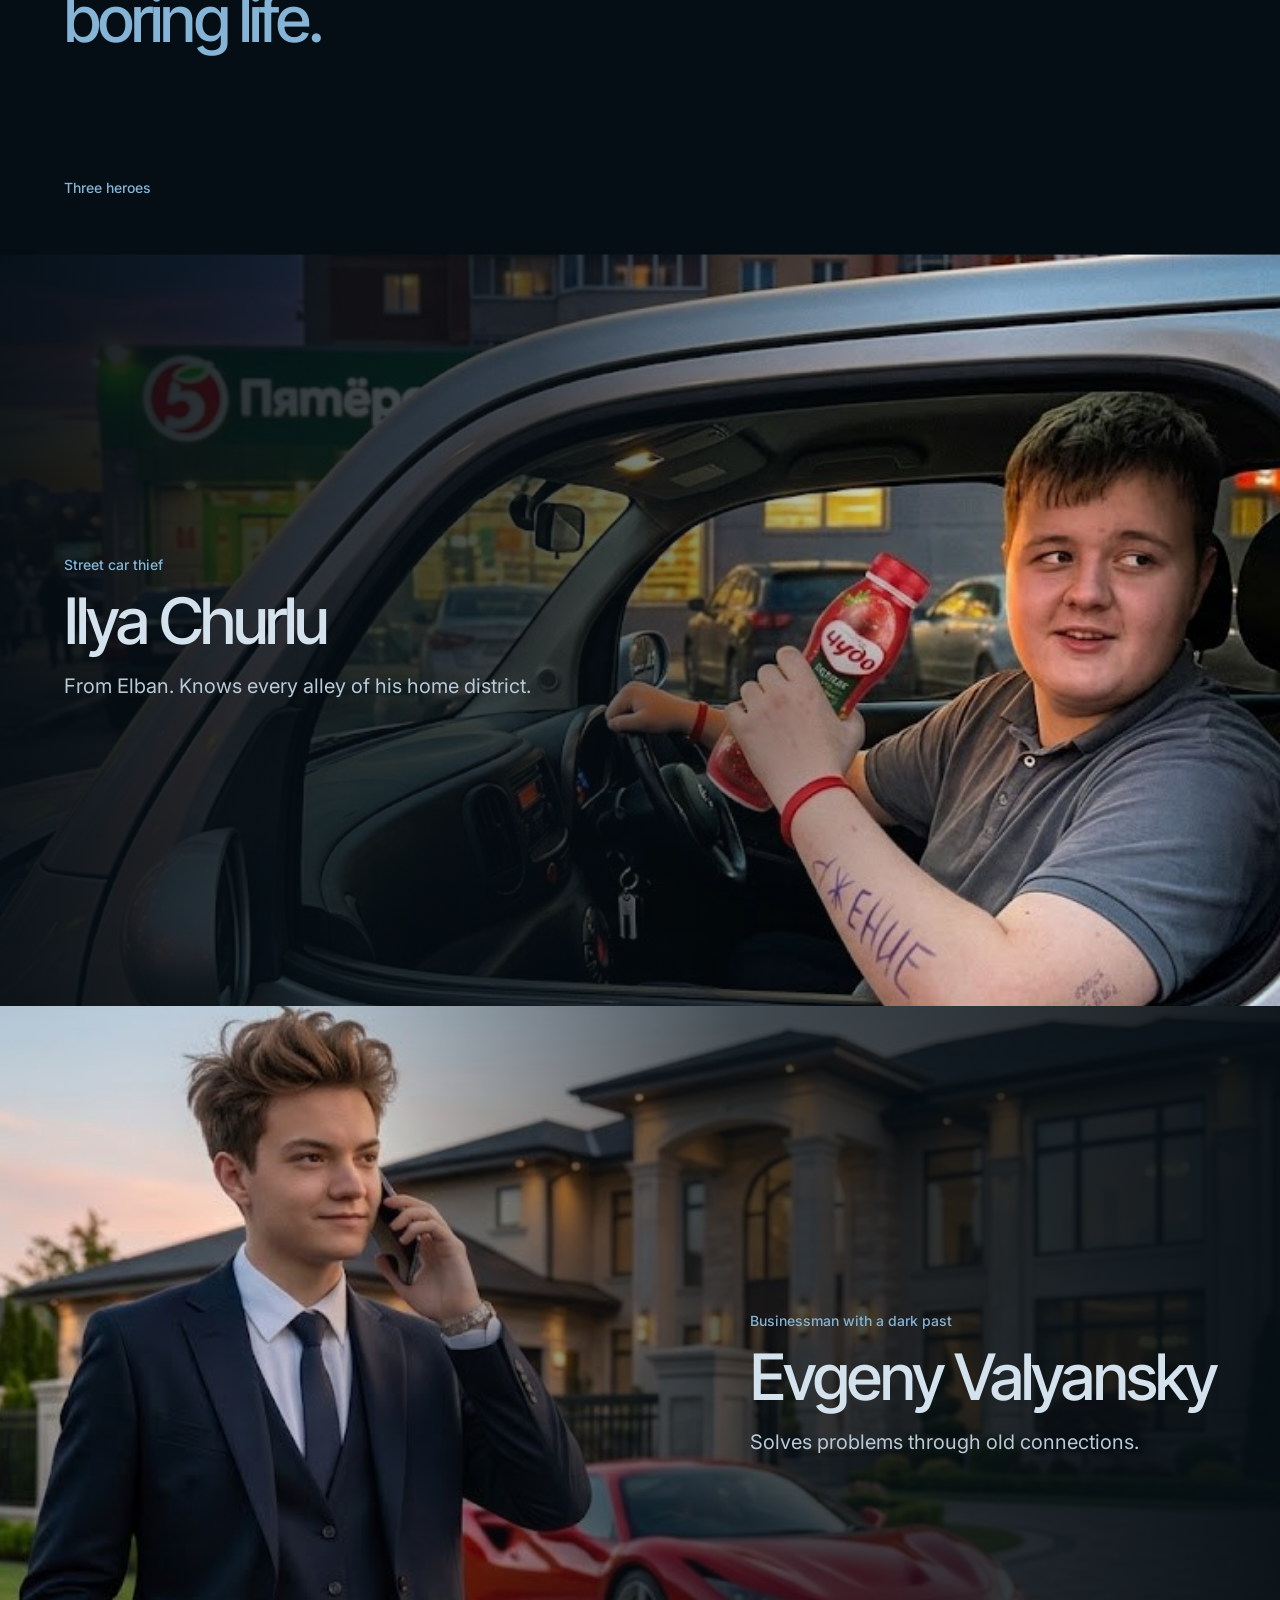
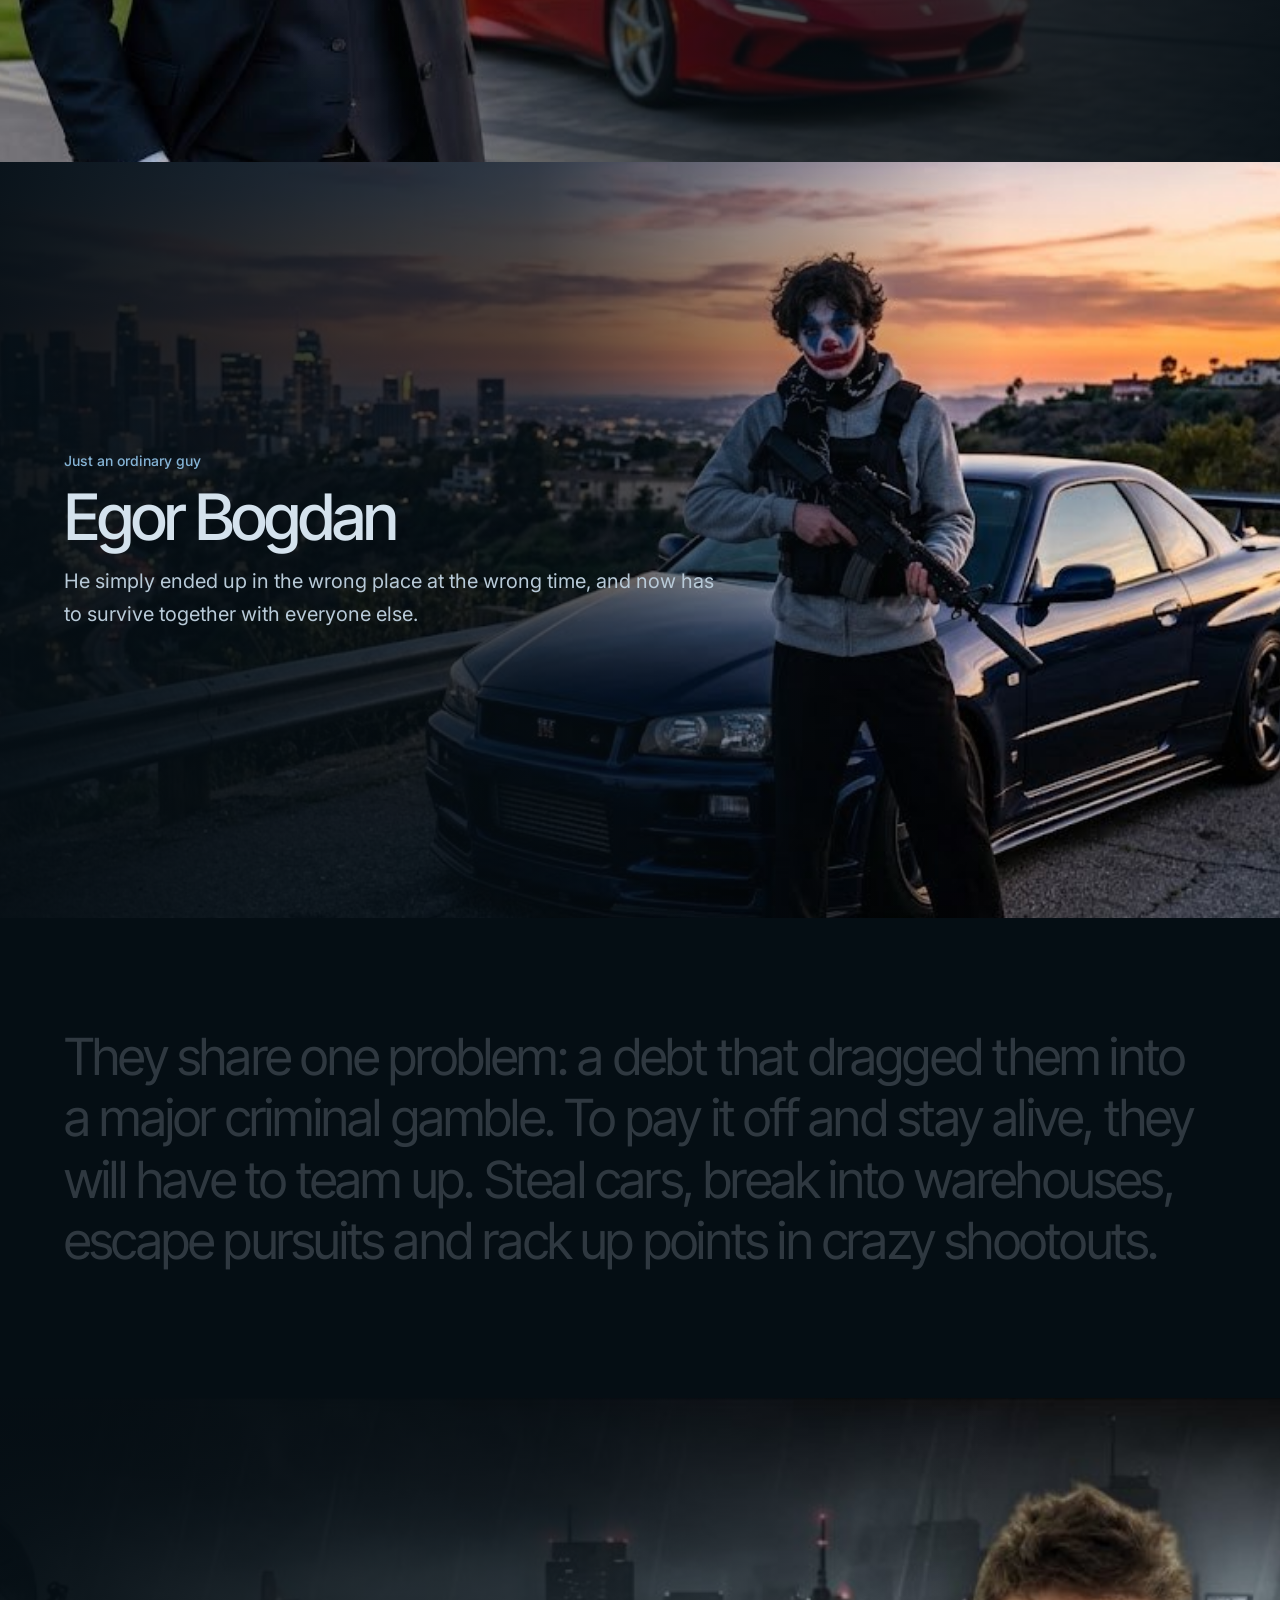
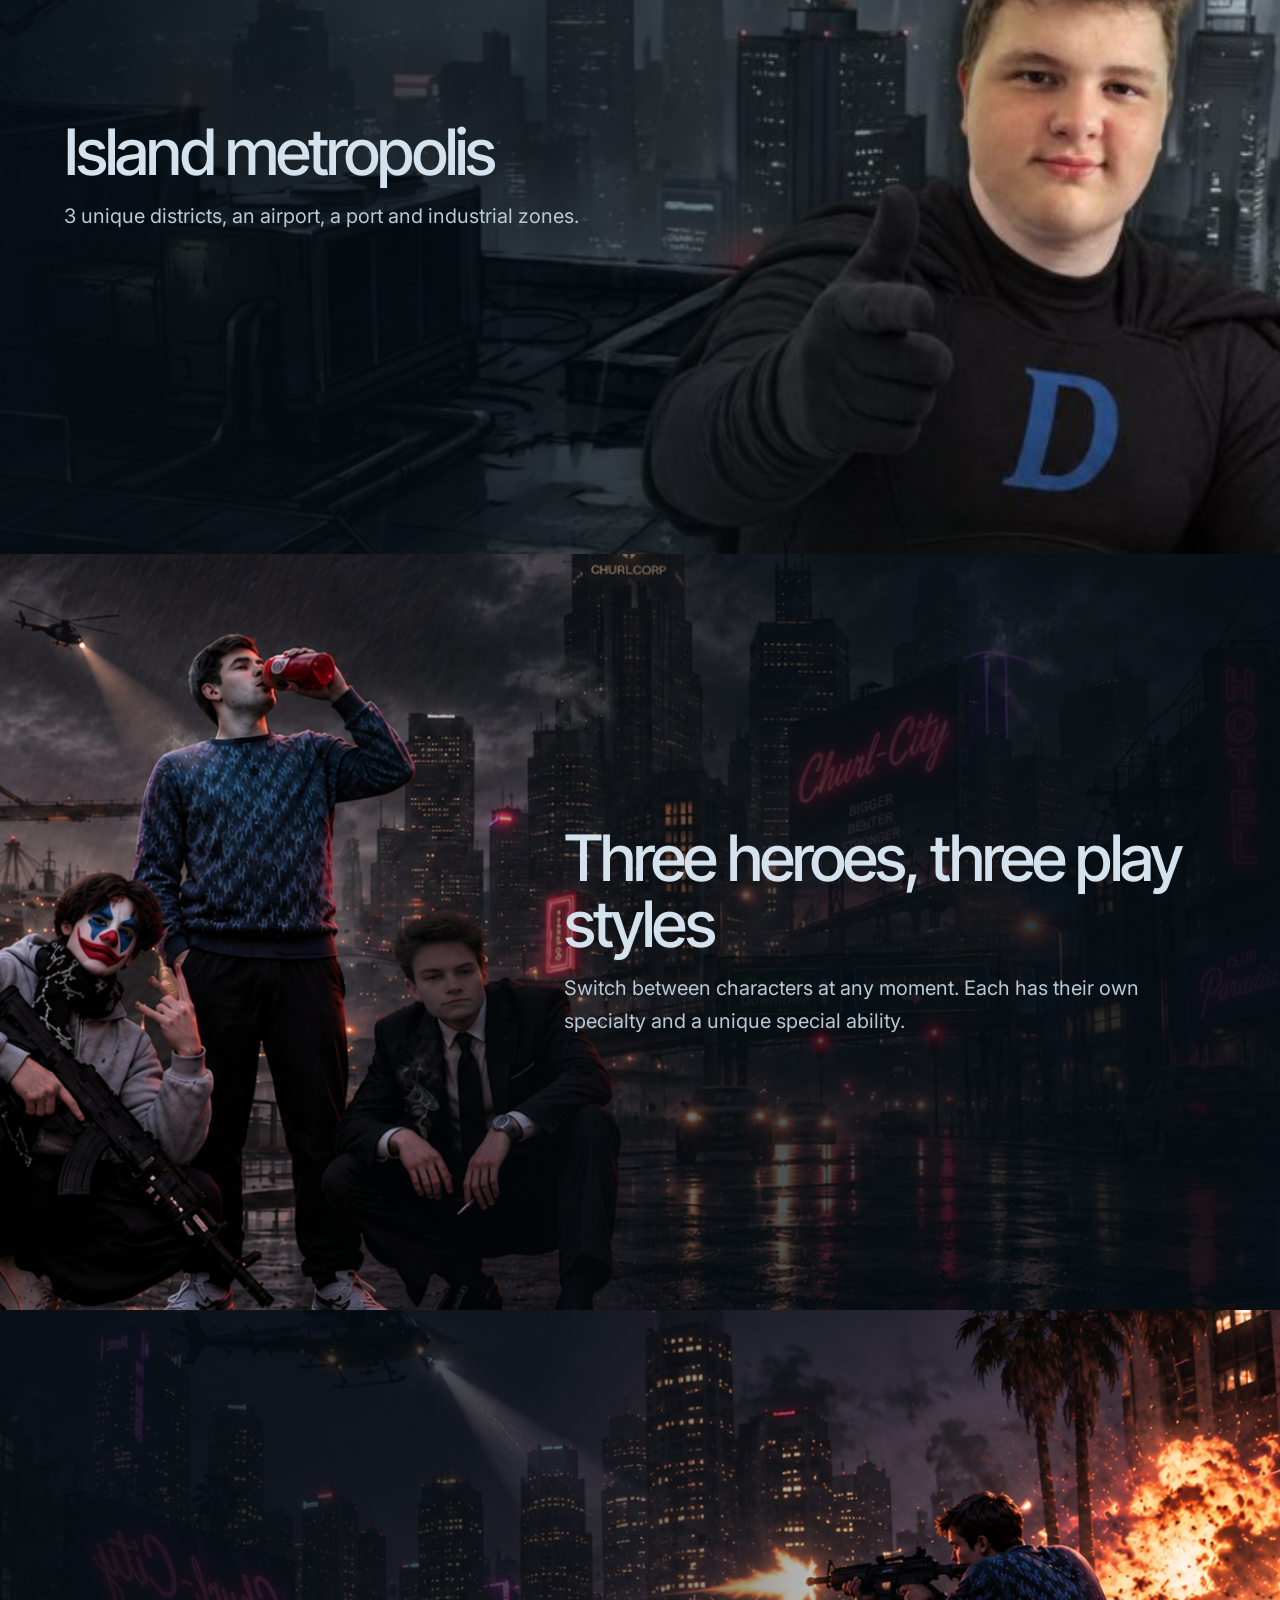
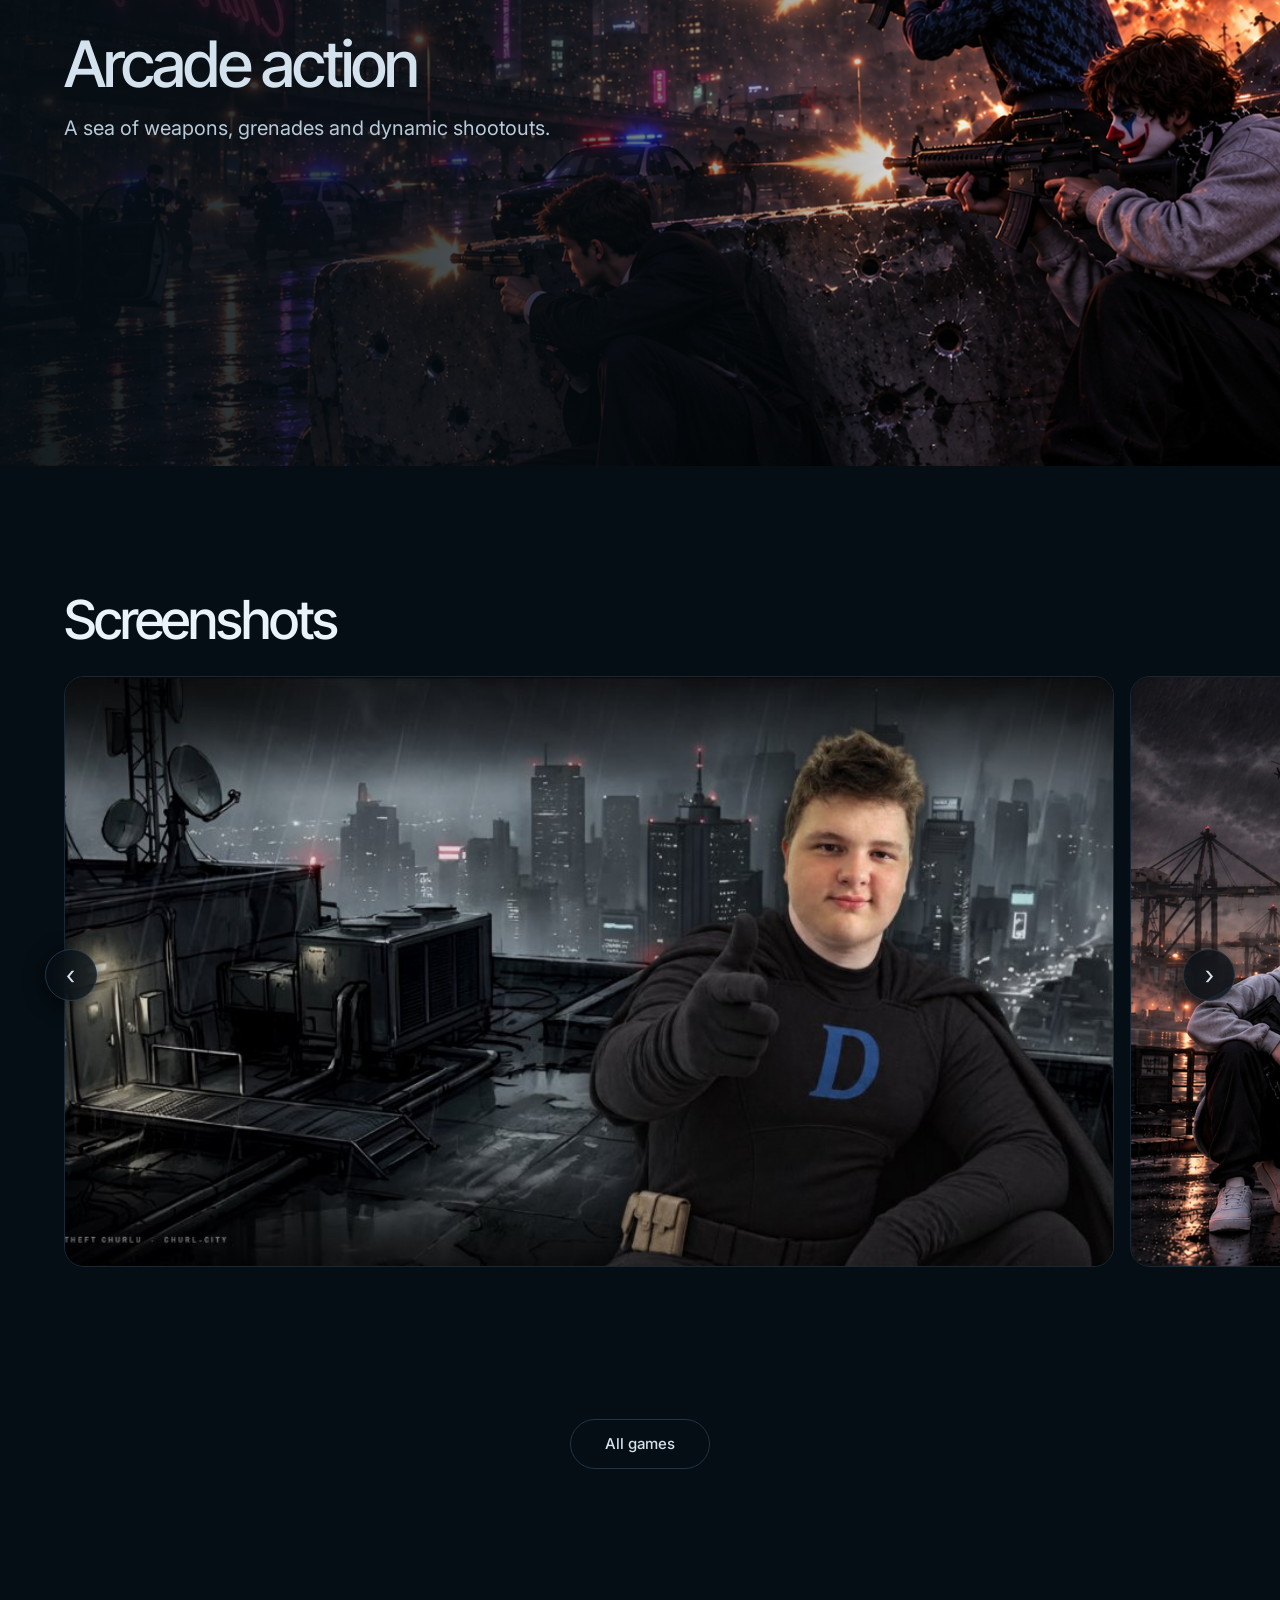
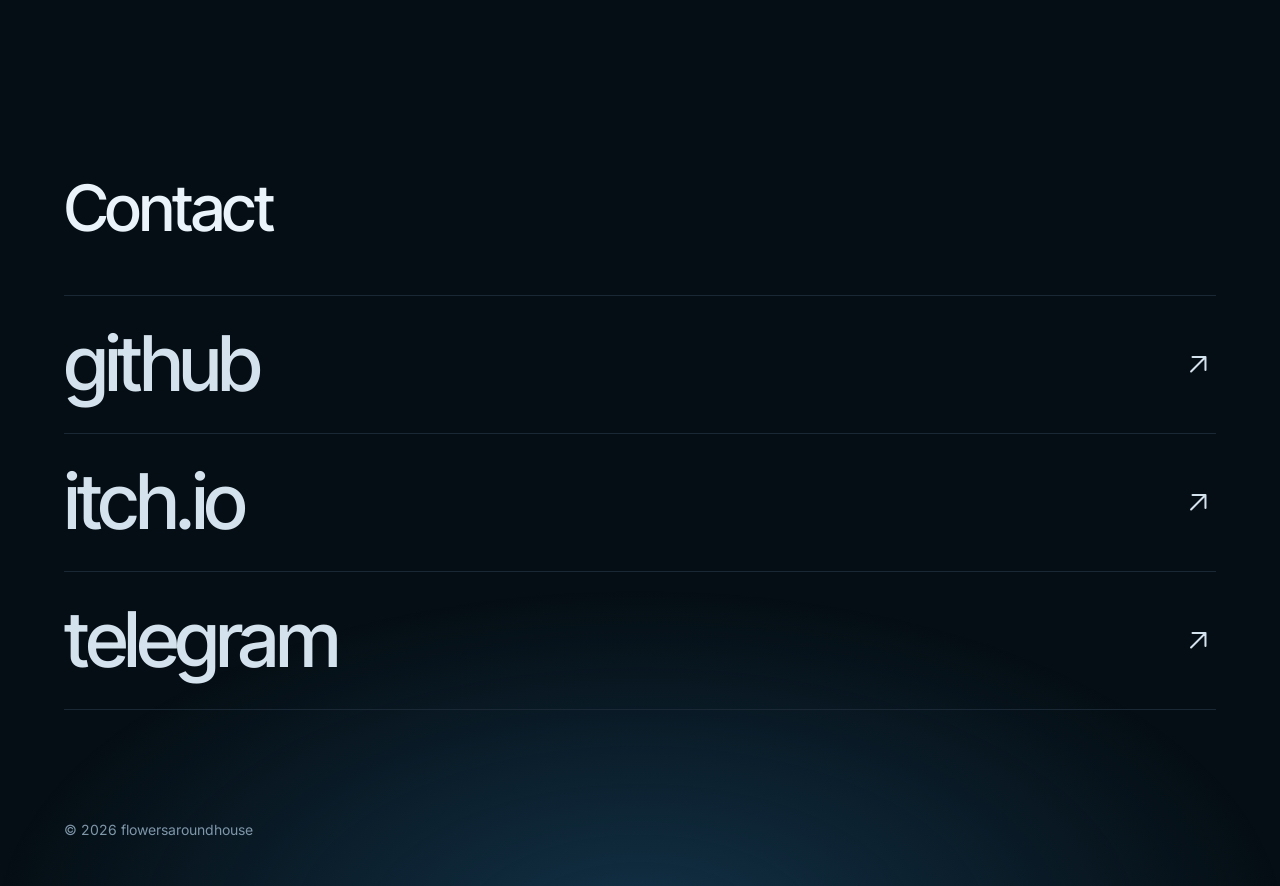
<file: gtc.html>
<!DOCTYPE html>
<html lang="ru">
<head>
<meta charset="utf-8">
<meta name="viewport" content="width=device-width, initial-scale=1, viewport-fit=cover">
<title>Grand Theft Churlu Churl-city — flowersaroundhouse</title>
<meta name="description" content="Grand Theft Churlu Churl-city: три героя, один город, ноль шансов на скучную жизнь.">
<meta property="og:type" content="website">
<meta property="og:title" content="Grand Theft Churlu Churl-city — flowersaroundhouse">
<meta property="og:description" content="Grand Theft Churlu Churl-city: три героя, один город, ноль шансов на скучную жизнь.">
<meta property="og:image" content="https://perfume009.github.io/og-gtc.jpg">
<meta property="og:image:width" content="1200">
<meta property="og:image:height" content="630">
<meta property="og:url" content="https://perfume009.github.io/gtc.html">
<meta name="twitter:card" content="summary_large_image">
<meta name="theme-color" content="#050c13">
<link rel="icon" href="data:image/svg+xml,%3Csvg xmlns='http://www.w3.org/2000/svg' viewBox='0 0 32 32'%3E%3Crect width='32' height='32' fill='%231d5a82'/%3E%3Crect x='13' y='8' width='6' height='5' fill='%23040d15'/%3E%3Crect x='11' y='13' width='10' height='9' fill='%23040d15'/%3E%3Crect x='11' y='22' width='4' height='4' fill='%23040d15'/%3E%3Crect x='17' y='22' width='4' height='4' fill='%23040d15'/%3E%3C/svg%3E">
<link href="https://fonts.googleapis.com/css2?family=Inter+Tight:wght@300;400;500;600&family=Inter:wght@300;400;500;600&display=swap" rel="stylesheet">
<link rel="stylesheet" href="style.css">
</head>
<body data-game="gtc">
<nav id="nav"></nav>
<main id="gp"></main>
<div class="end" id="end"></div>
<script src="data.js"></script>
<script src="app.js"></script>
</body>
</html>
</file>
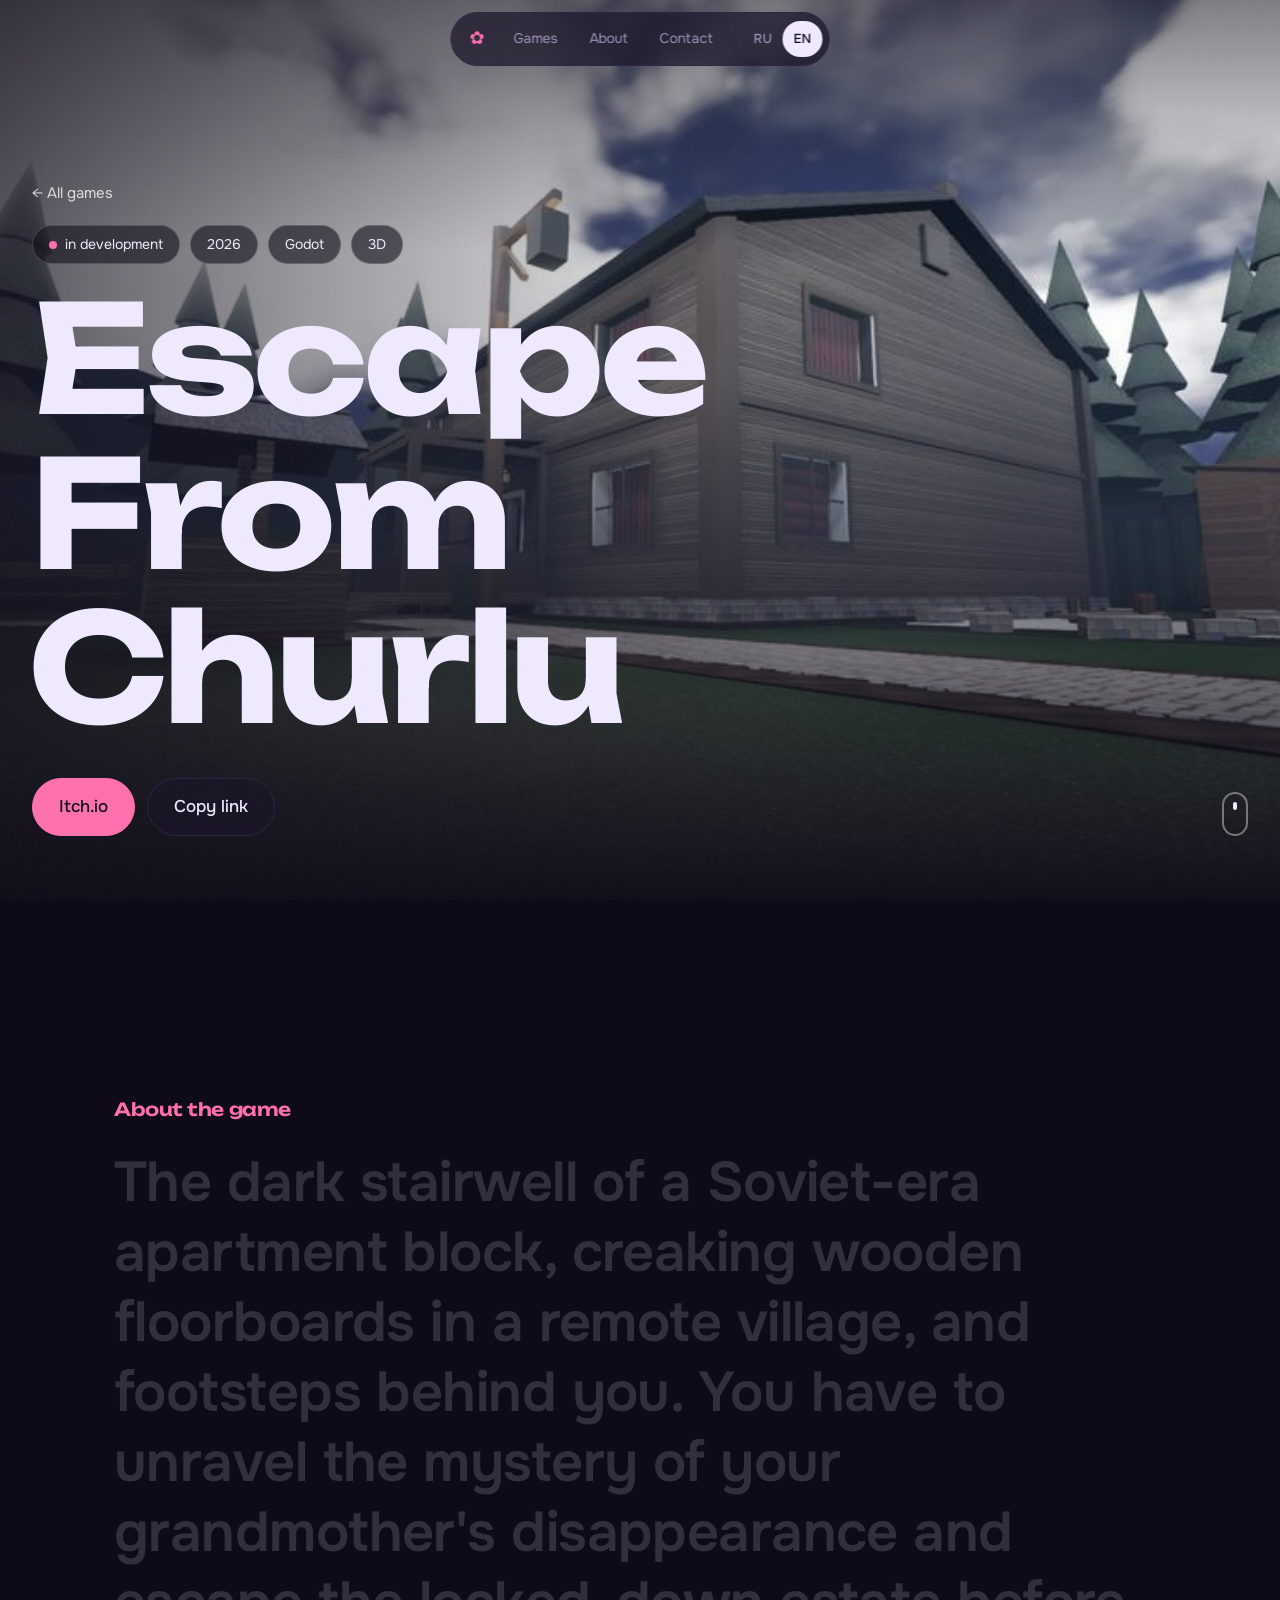
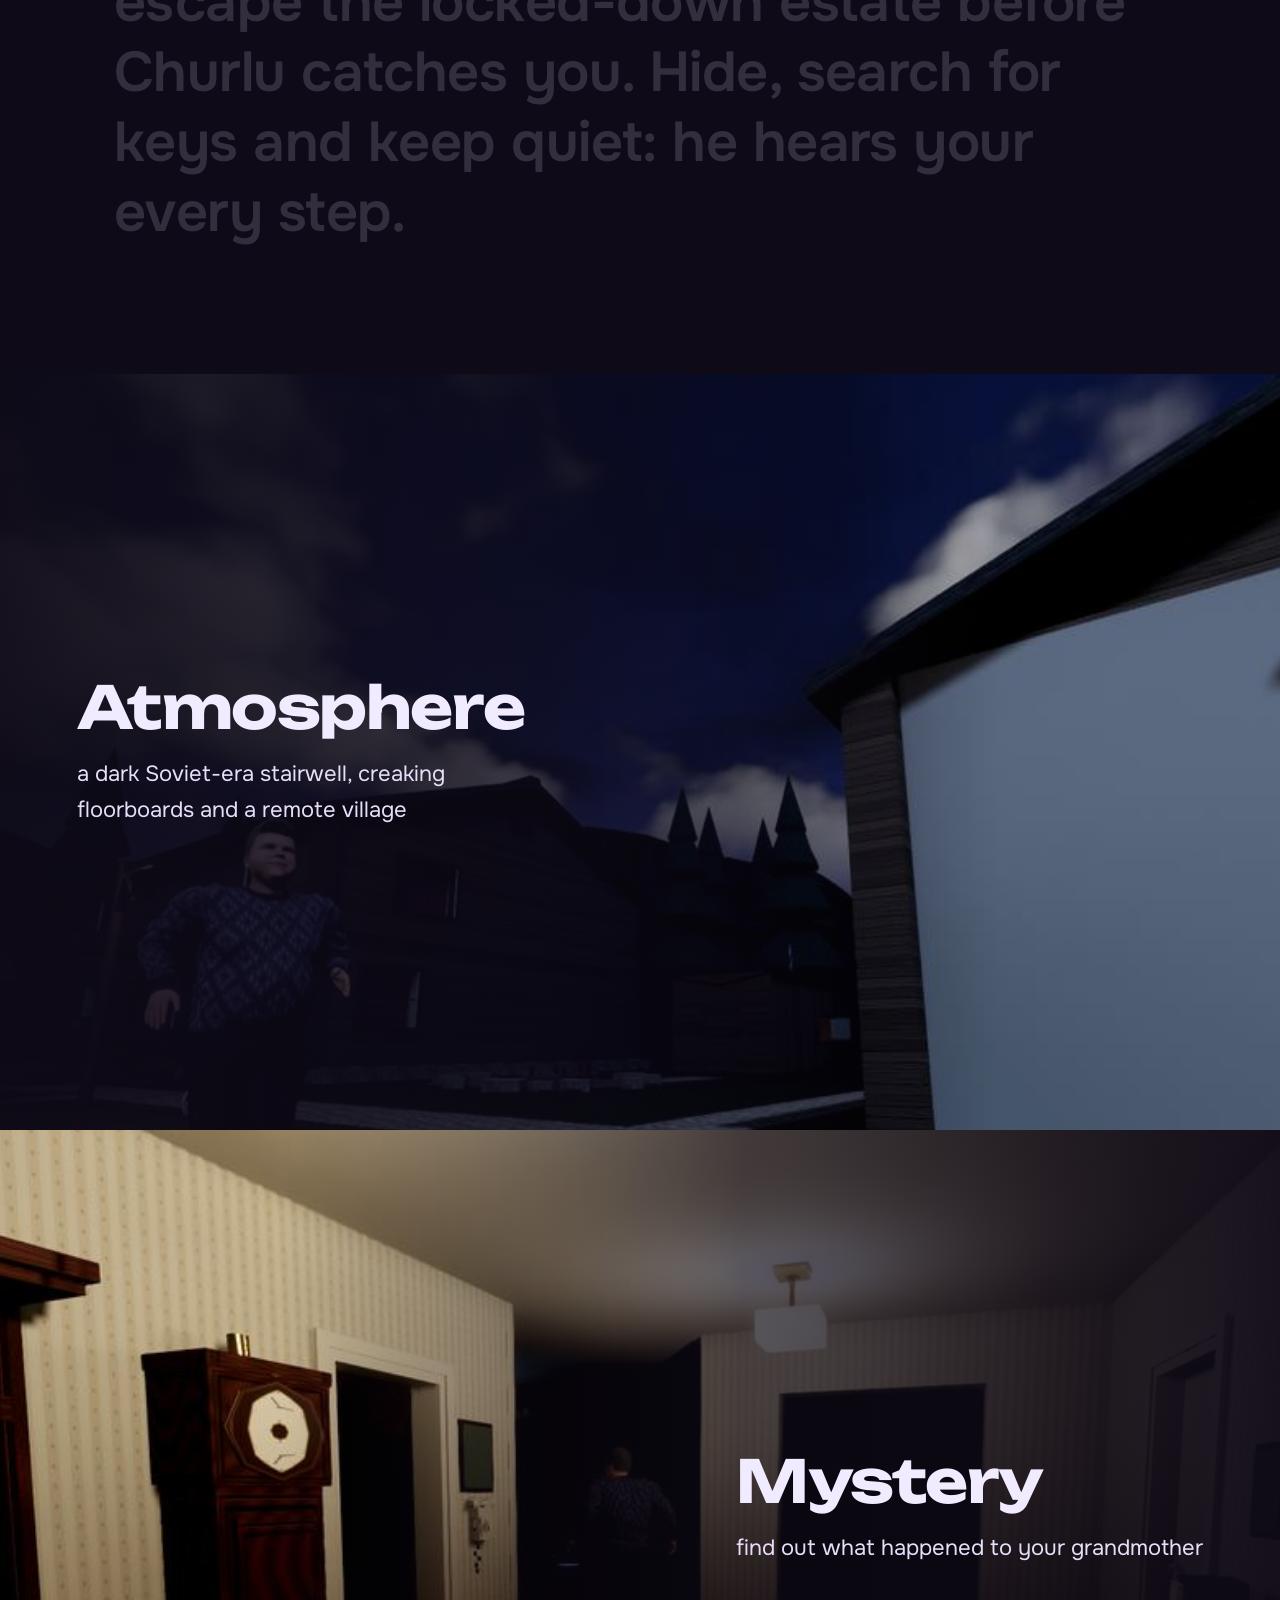
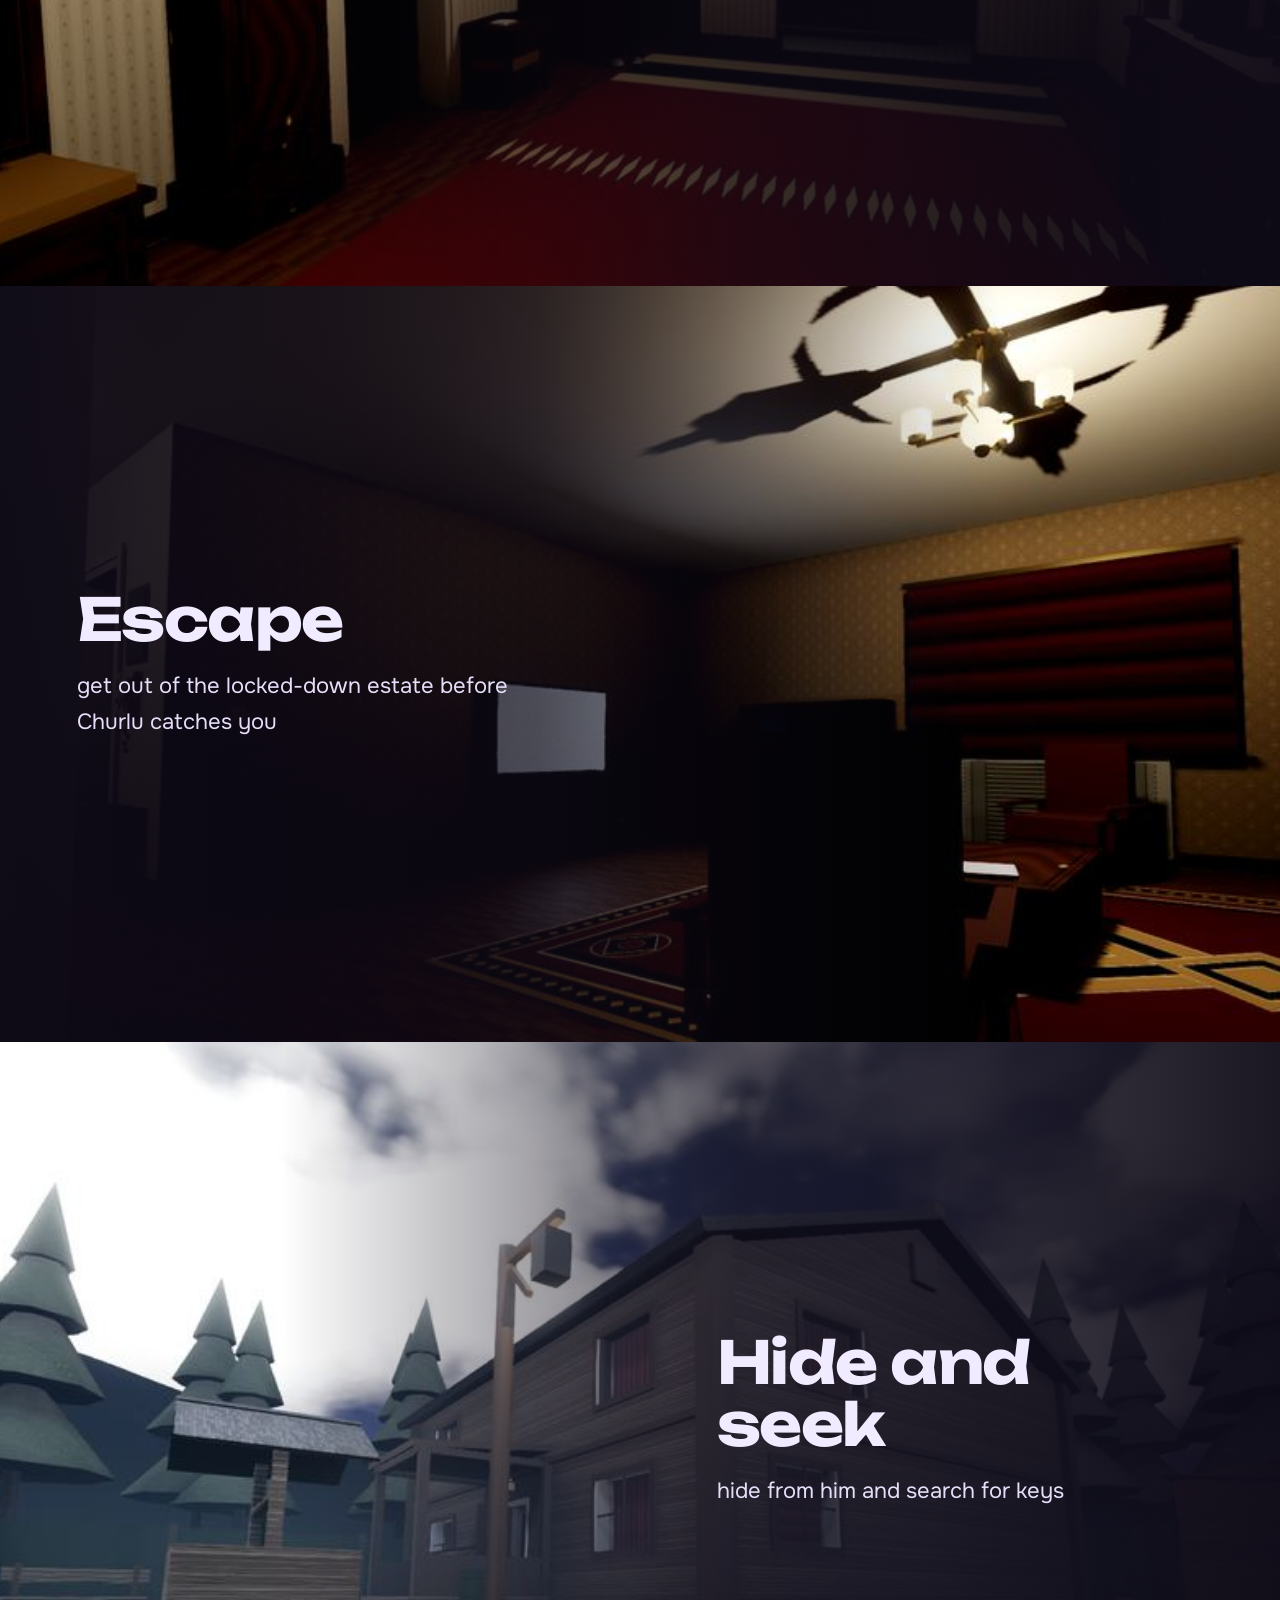
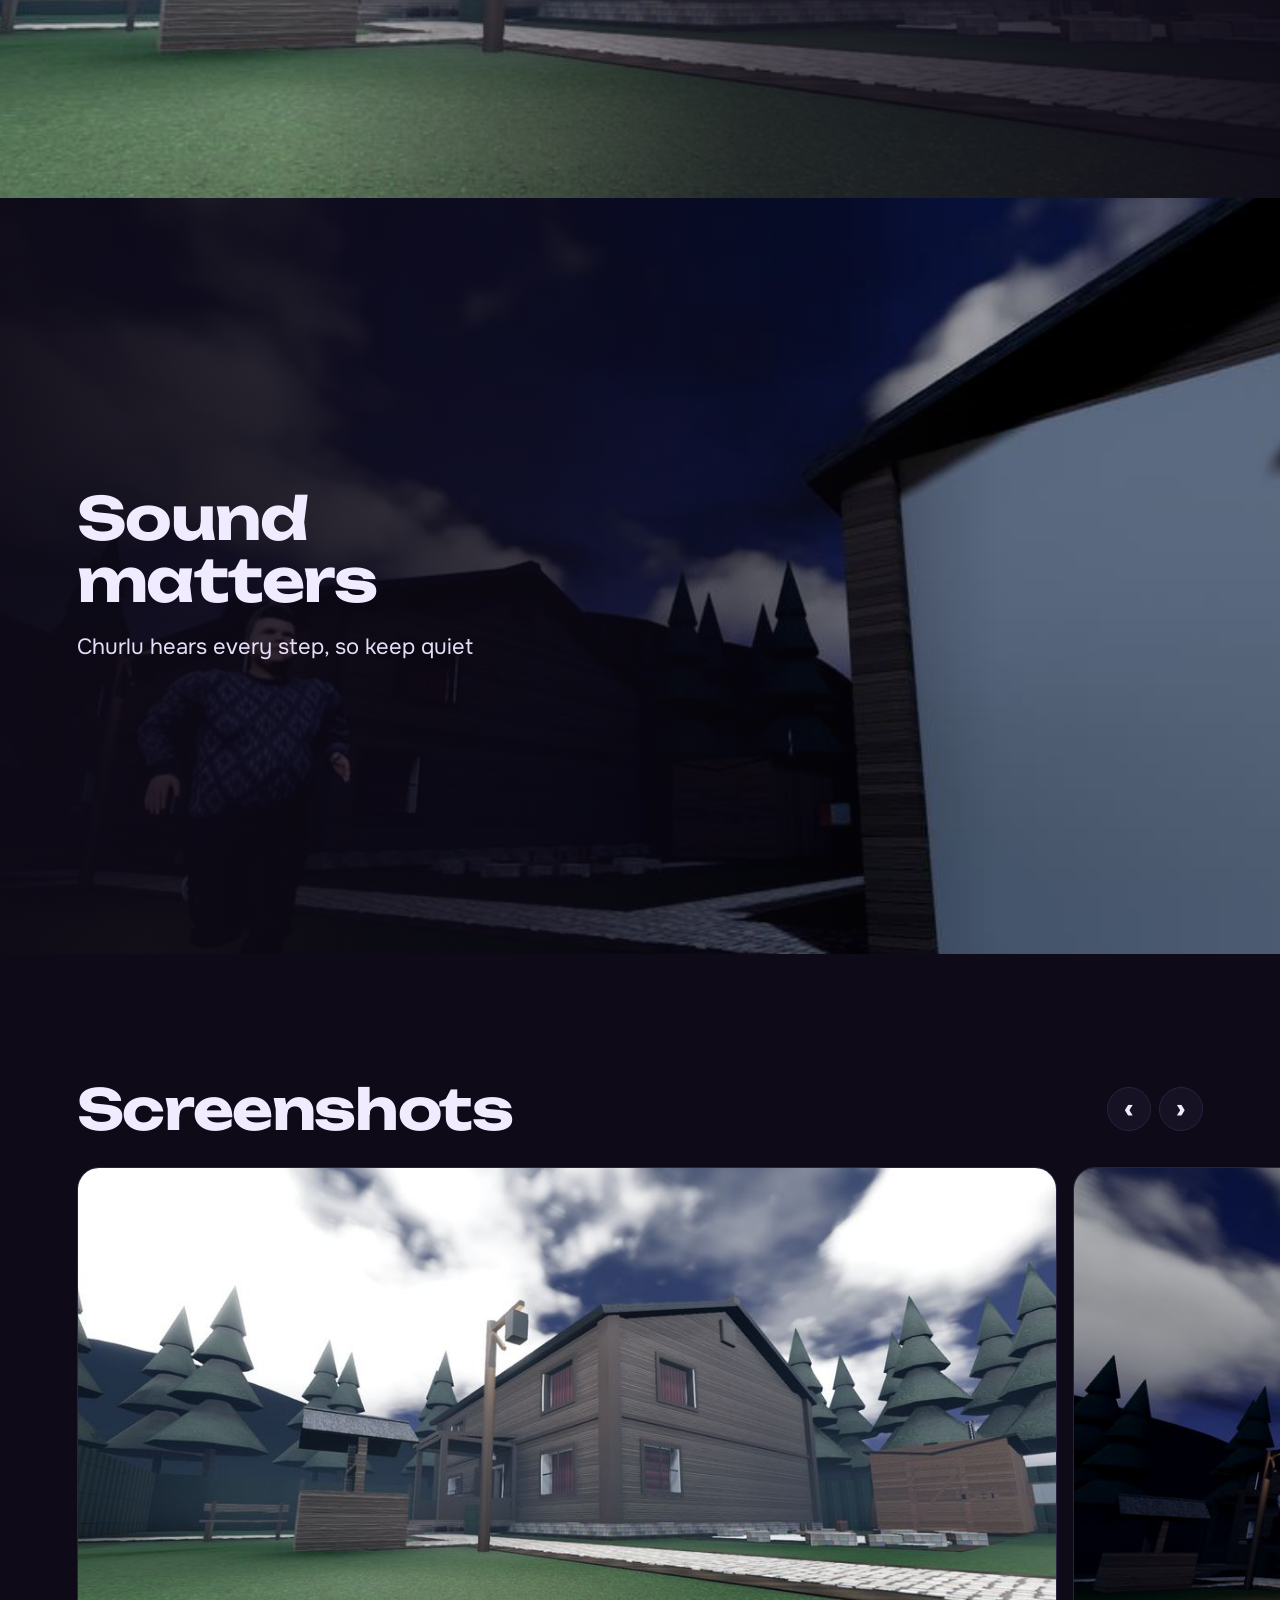
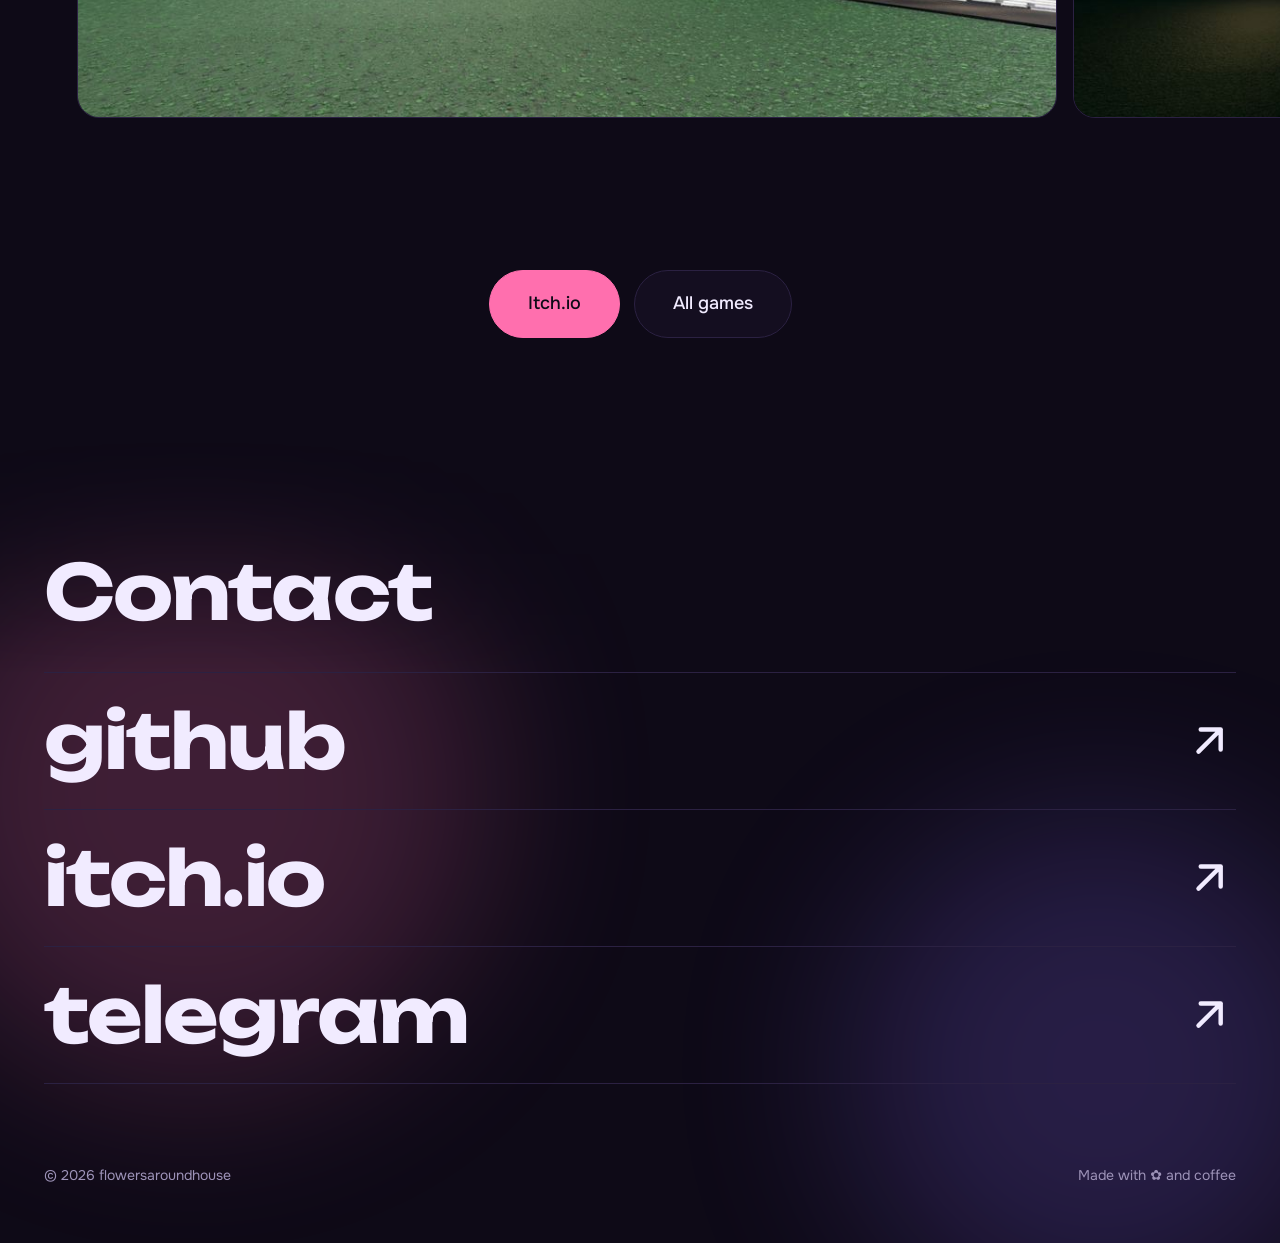
<file: 7zECBA4232B/churlu.html>
<!DOCTYPE html>
<html lang="ru">
<head>
<meta charset="utf-8">
<meta name="viewport" content="width=device-width, initial-scale=1, viewport-fit=cover">
<title>Escape From Churlu — flowersaroundhouse</title>
<meta name="description" content="Тёмный подъезд советской хрущёвки, скрип деревянных половиц в глухой деревне и шаги за спиной.">
<meta property="og:type" content="website">
<meta property="og:title" content="Escape From Churlu — flowersaroundhouse">
<meta property="og:description" content="Тёмный подъезд советской хрущёвки, скрип деревянных половиц в глухой деревне и шаги за спиной.">
<meta property="og:image" content="https://perfume009.github.io/og.jpg">
<meta property="og:image:width" content="1200">
<meta property="og:image:height" content="630">
<meta property="og:url" content="https://perfume009.github.io/churlu.html">
<meta name="twitter:card" content="summary_large_image">
<meta name="theme-color" content="#0e0a17">
<link rel="icon" href="data:image/svg+xml,%3Csvg xmlns='http://www.w3.org/2000/svg' viewBox='0 0 100 100'%3E%3Ctext y='.9em' font-size='90'%3E🌸%3C/text%3E%3C/svg%3E">
<link href="https://fonts.googleapis.com/css2?family=Onest:wght@400;500;600&family=Unbounded:wght@500;600;700&display=swap" rel="stylesheet">
<link rel="stylesheet" href="style.css">
</head>
<body data-game="churlu">
<nav id="nav"></nav>
<main id="gp"></main>
<div class="end" id="end"></div>
<script src="data.js"></script>
<script src="app.js"></script>
</body>
</html>
</file>
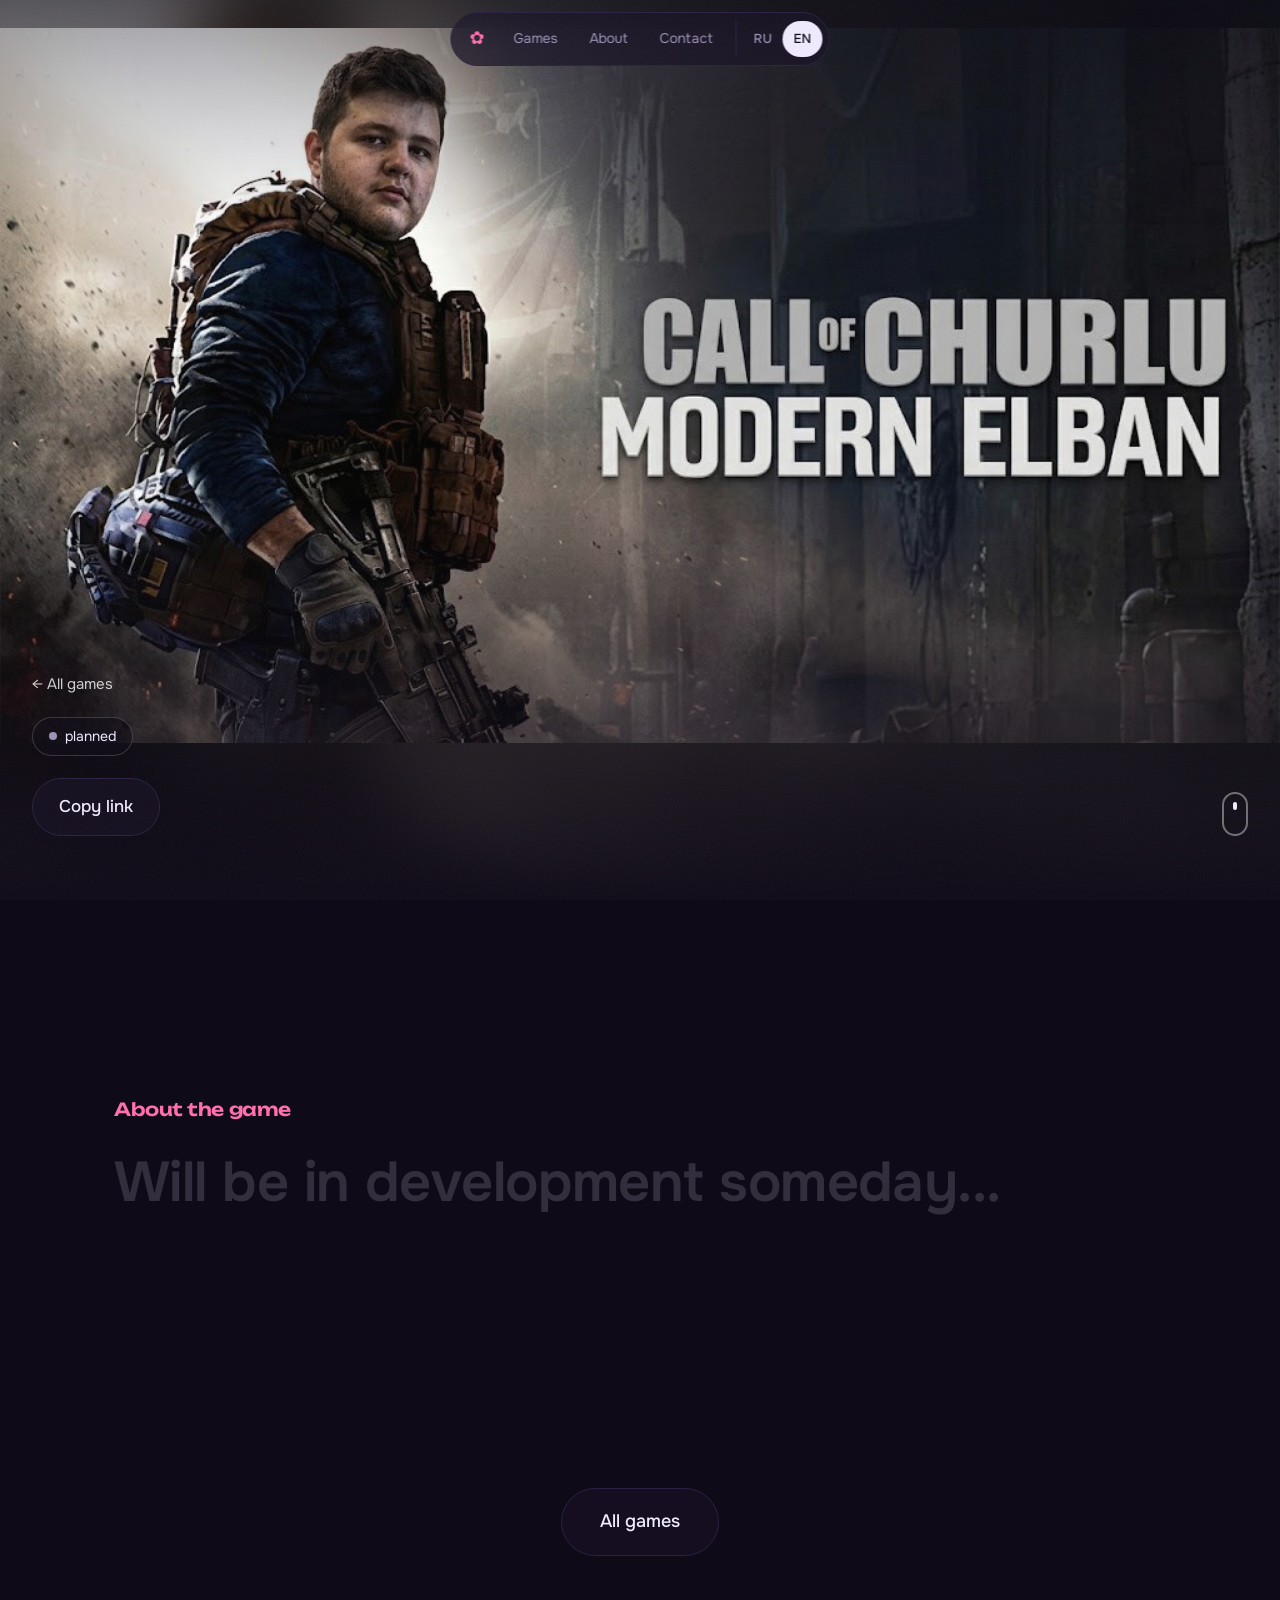
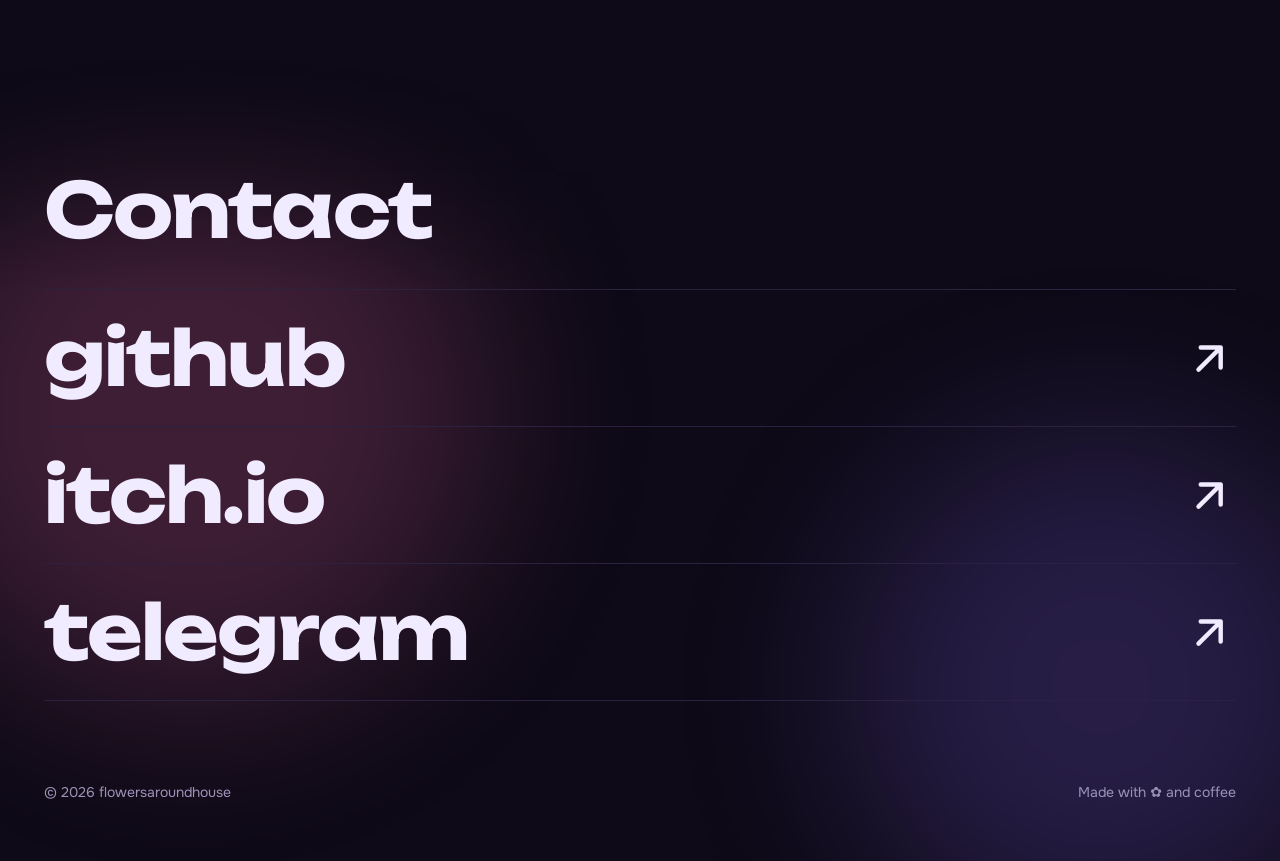
<file: 7zECBA4232B/elban.html>
<!DOCTYPE html>
<html lang="ru">
<head>
<meta charset="utf-8">
<meta name="viewport" content="width=device-width, initial-scale=1, viewport-fit=cover">
<title>Call of Churlu: Modern Elban — flowersaroundhouse</title>
<meta name="description" content="Call of Churlu: Modern Elban — будет в разработке когда-нибудь...">
<meta property="og:type" content="website">
<meta property="og:title" content="Call of Churlu: Modern Elban — flowersaroundhouse">
<meta property="og:description" content="Call of Churlu: Modern Elban — будет в разработке когда-нибудь...">
<meta property="og:image" content="https://perfume009.github.io/og-elban.jpg">
<meta property="og:image:width" content="1024">
<meta property="og:image:height" content="536">
<meta property="og:url" content="https://perfume009.github.io/elban.html">
<meta name="twitter:card" content="summary_large_image">
<meta name="theme-color" content="#0e0a17">
<link rel="icon" href="data:image/svg+xml,%3Csvg xmlns='http://www.w3.org/2000/svg' viewBox='0 0 100 100'%3E%3Ctext y='.9em' font-size='90'%3E🌸%3C/text%3E%3C/svg%3E">
<link href="https://fonts.googleapis.com/css2?family=Onest:wght@400;500;600&family=Unbounded:wght@500;600;700&display=swap" rel="stylesheet">
<link rel="stylesheet" href="style.css">
</head>
<body data-game="elban">
<nav id="nav"></nav>
<main id="gp"></main>
<div class="end" id="end"></div>
<script src="data.js"></script>
<script src="app.js"></script>
</body>
</html>
</file>
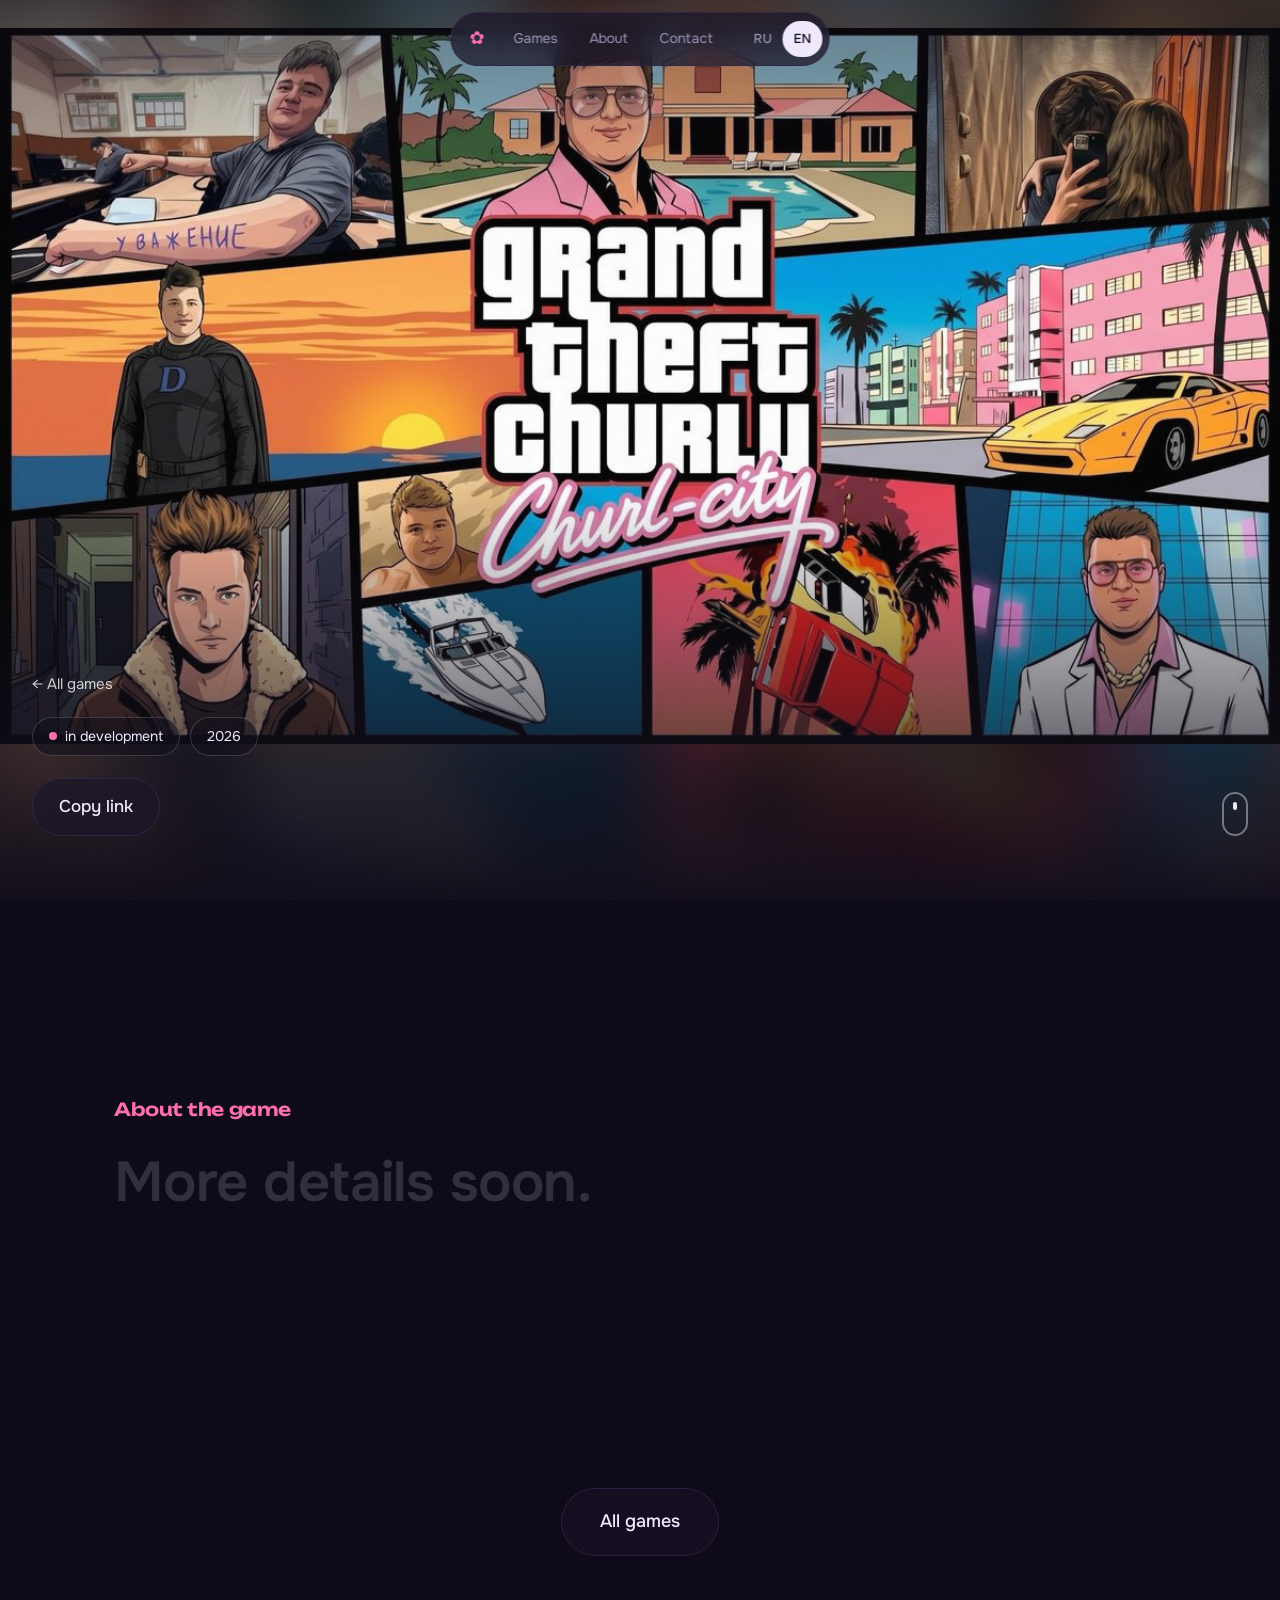
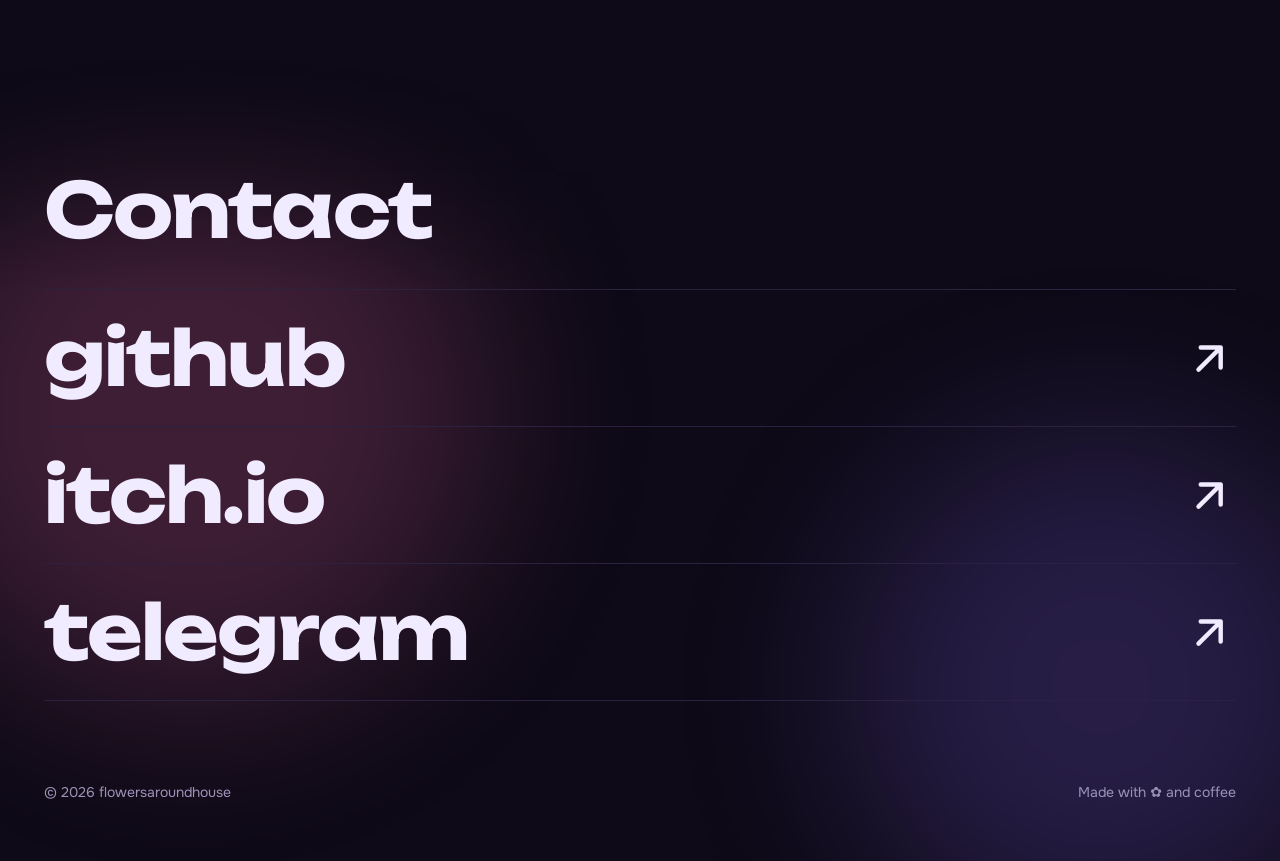
<file: 7zECBA4232B/gtc.html>
<!DOCTYPE html>
<html lang="ru">
<head>
<meta charset="utf-8">
<meta name="viewport" content="width=device-width, initial-scale=1, viewport-fit=cover">
<title>Grand Theft Churlu Churl-city — flowersaroundhouse</title>
<meta name="description" content="Grand Theft Churlu Churl-city: новый проект в разработке.">
<meta property="og:type" content="website">
<meta property="og:title" content="Grand Theft Churlu Churl-city — flowersaroundhouse">
<meta property="og:description" content="Grand Theft Churlu Churl-city: новый проект в разработке.">
<meta property="og:image" content="https://perfume009.github.io/og-gtc.jpg">
<meta property="og:image:width" content="1200">
<meta property="og:image:height" content="630">
<meta property="og:url" content="https://perfume009.github.io/gtc.html">
<meta name="twitter:card" content="summary_large_image">
<meta name="theme-color" content="#0e0a17">
<link rel="icon" href="data:image/svg+xml,%3Csvg xmlns='http://www.w3.org/2000/svg' viewBox='0 0 100 100'%3E%3Ctext y='.9em' font-size='90'%3E🌸%3C/text%3E%3C/svg%3E">
<link href="https://fonts.googleapis.com/css2?family=Onest:wght@400;500;600&family=Unbounded:wght@500;600;700&display=swap" rel="stylesheet">
<link rel="stylesheet" href="style.css">
</head>
<body data-game="gtc">
<nav id="nav"></nav>
<main id="gp"></main>
<div class="end" id="end"></div>
<script src="data.js"></script>
<script src="app.js"></script>
</body>
</html>
</file>
<file: style.css>
@view-transition{navigation:auto}
/* ===== Дизайн-система в духе shadcn/ui: токены, Button, Badge, Card, Input, Toggle Group, Skeleton ===== */
:root{
 --background:207 60% 5%;--foreground:205 40% 88%;
 --card:207 45% 8%;--card-foreground:205 40% 88%;
 --primary:205 40% 90%;--primary-foreground:207 60% 8%;
 --secondary:207 35% 15%;--secondary-foreground:205 40% 90%;
 --muted:207 35% 12%;--muted-foreground:205 20% 58%;
 --accent:207 35% 16%;--accent-foreground:205 40% 92%;
 --border:207 35% 15%;--input:207 35% 20%;--ring:205 50% 68%;--radius:.75rem;--pad:clamp(20px,5vw,96px);--maxw:1880px;
 --ink:hsl(var(--background));--ink2:hsl(var(--card));--line:hsl(var(--border));--text:hsl(var(--foreground));--dim:hsl(var(--muted-foreground));--acc:hsl(var(--ring));--soft:#9db4c6;
 --sans:'Inter',system-ui,-apple-system,'Segoe UI',sans-serif;--display:'Inter Tight','Inter',system-ui,sans-serif;
 color-scheme:dark;box-sizing:border-box;padding-top:env(safe-area-inset-top,0px);padding-bottom:env(safe-area-inset-bottom,0px)}
html{scroll-padding-top:76px;scroll-behavior:smooth;background:var(--ink)}
*{box-sizing:border-box}
body{margin:0;background:transparent;color:var(--text);font:400 16px/1.65 var(--sans);overflow-x:hidden;-webkit-font-smoothing:antialiased}
body::after{content:"";position:fixed;inset:0;pointer-events:none;z-index:60;opacity:.07;background:url("data:image/svg+xml;utf8,<svg xmlns='http://www.w3.org/2000/svg' width='160' height='160'><filter id='n'><feTurbulence type='fractalNoise' baseFrequency='.9' numOctaves='2' stitchTiles='stitch'/></filter><rect width='100%' height='100%' filter='url(%23n)'/></svg>")}
body::before{content:"";position:fixed;inset:0;pointer-events:none;z-index:59;background:radial-gradient(ellipse at 50% 42%,transparent 50%,#00000055 100%)}
#snow{position:fixed;inset:0;width:100%;height:100%;pointer-events:none;z-index:-1;image-rendering:pixelated;opacity:.8}
.hsnow{position:absolute;inset:0;width:100%;height:100%;pointer-events:none;z-index:1;image-rendering:pixelated;opacity:.85}
a{color:inherit}
:focus-visible{outline:none;box-shadow:0 0 0 2px hsl(var(--background)),0 0 0 4px hsl(var(--ring))}
button{font:inherit;cursor:pointer}
@keyframes fin{from{opacity:0}}
@keyframes fade{from{opacity:0;translate:0 18px}}
.sr{position:absolute;width:1px;height:1px;overflow:hidden;clip:rect(0 0 0 0);white-space:nowrap}

/* --- Button --- */
.btn{display:inline-flex;align-items:center;justify-content:center;gap:8px;white-space:nowrap;height:42px;padding:0 22px;border:1px solid hsl(var(--input));border-radius:999px;background:transparent;color:hsl(var(--foreground));font:500 14px/1 var(--sans);text-decoration:none;transition:background-color .2s,color .2s,border-color .2s}
.btn:hover{background:hsl(var(--accent));color:hsl(var(--accent-foreground))}
.btn.p{background:hsl(var(--primary));border-color:hsl(var(--primary));color:hsl(var(--primary-foreground))}
.btn.p:hover{background:hsl(var(--primary)/.88)}
.btn.xl{height:48px;padding:0 32px;font-size:15px}

/* --- Navigation (ghost-кнопки) + Toggle Group для языка --- */
nav{position:fixed;top:0;left:0;right:0;z-index:20;display:flex;align-items:center;gap:2px;padding:calc(12px + env(safe-area-inset-top,0px)) clamp(14px,2.4vw,32px) 12px;border-bottom:1px solid transparent;transition:background-color .5s,border-color .5s;animation:fin 2s .6s both}
nav.s{background:hsl(var(--background)/.74);backdrop-filter:blur(14px);-webkit-backdrop-filter:blur(14px);border-bottom-color:hsl(var(--border))}
nav a{padding:10px 14px;border-radius:999px;color:hsl(var(--muted-foreground));font:500 14px/1 var(--sans);text-decoration:none;transition:background-color .2s,color .2s}
nav a:hover{background:hsl(var(--accent));color:hsl(var(--foreground))}
nav .logo{margin:0 auto 0 0;padding-left:4px;color:hsl(var(--foreground));font:600 17px/1 var(--display);letter-spacing:-.02em}
nav .logo:hover{background:none}
.lg{display:flex;gap:2px;margin-left:8px;padding:3px;border:1px solid hsl(var(--border));border-radius:999px;background:hsl(var(--card)/.7)}
.lg button{border:0;border-radius:999px;background:none;color:hsl(var(--muted-foreground));font:500 12px/1 var(--sans);padding:7px 11px;transition:background-color .2s,color .2s}
.lg button:hover{color:hsl(var(--foreground))}.lg button.on{background:hsl(var(--secondary));color:hsl(var(--foreground))}

/* --- главная: заснеженная равнина --- */
.hero{position:relative;height:100svh;min-height:560px;overflow:hidden}
#scene{position:absolute;inset:0;width:100%;height:100%;image-rendering:pixelated;animation:fin 3s both}
.fog{position:absolute;inset:0;pointer-events:none;background:radial-gradient(55% 22% at 18% 60%,#d9ecf724,transparent 70%),radial-gradient(48% 20% at 82% 57%,#d9ecf71c,transparent 70%);animation:fogm 50s ease-in-out infinite alternate}
@keyframes fogm{to{transform:translateX(7%) scale(1.1)}}
.hero::after{content:"";position:absolute;left:0;right:0;bottom:0;height:36%;pointer-events:none;background:linear-gradient(180deg,#050e1400,hsl(var(--background)))}
.hin{position:absolute;left:0;right:0;top:24%;z-index:2;padding:0 24px;text-align:center}
.hero h1{margin:0 0 18px;font:300 clamp(36px,7.4vw,108px)/1 var(--display);letter-spacing:-.045em;color:#eaf3f9;animation:fade 3s .6s both}
.role{margin:0;color:#cfe0ecb8;font-size:16px;animation:fade 2.4s 1.5s both}
#role{display:inline-block;transition:opacity .9s}#role.out{opacity:0}
.hin .btn{margin-top:30px;animation:fade 2.4s 2.1s both}
.hcue{position:absolute;left:50%;bottom:26px;z-index:2;width:1px;height:48px;background:linear-gradient(#cfe0ec00,#cfe0ec99);animation:cue 3s ease-in-out infinite}
@keyframes cue{0%{transform:scaleY(0);transform-origin:top}45%{transform:scaleY(1);transform-origin:top}55%{transform:scaleY(1);transform-origin:bottom}100%{transform:scaleY(0);transform-origin:bottom}}

/* --- общие блоки --- */
section{max-width:var(--maxw);margin:0 auto;padding:16vh var(--pad) 0}
h2{margin:0 0 6vh;font:500 clamp(34px,5vw,68px)/1.04 var(--display);letter-spacing:-.04em;color:#eaf3f9}
.rv{opacity:0;translate:0 24px;transition:opacity 1.4s ease,translate 1.6s cubic-bezier(.2,.8,.2,1)}.rv.in{opacity:1;translate:none}

/* --- Input + Universe title --- */
.tools{margin:-2vh 0 6vh;display:flex;align-items:center;position:relative}
.tools input{width:min(100%,380px);height:44px;padding:0 18px;border:1px solid hsl(var(--input));border-radius:999px;background:hsl(var(--background)/.6);color:hsl(var(--foreground));font:400 15px var(--sans);outline:none;transition:border-color .2s,box-shadow .2s}
.tools input::placeholder{color:hsl(var(--muted-foreground))}
.tools input:focus{border-color:hsl(var(--ring));box-shadow:0 0 0 3px hsl(var(--ring)/.18)}
@keyframes ccuShimmer{0%{background-position:-200% 0}100%{background-position:200% 0}}
@keyframes ccuGlow{0%,100%{filter:drop-shadow(0 0 10px rgba(157,187,210,.35)) drop-shadow(0 0 24px rgba(143,184,212,.15))}50%{filter:drop-shadow(0 0 18px rgba(219,233,245,.65)) drop-shadow(0 0 38px rgba(180,220,255,.35))}}
.ccu-title{position:absolute;left:50%;transform:translateX(-50%);font:600 clamp(16px,1.9vw,24px)/1.2 var(--display);letter-spacing:.02em;background:linear-gradient(100deg,#9dbbd2 0%,#dbe9f5 35%,#ffffff 50%,#dbe9f5 65%,#9dbbd2 100%);background-size:250% 100%;-webkit-background-clip:text;background-clip:text;-webkit-text-fill-color:transparent;color:transparent;white-space:nowrap;pointer-events:none;animation:ccuShimmer 7s ease-in-out infinite,ccuGlow 4s ease-in-out infinite;will-change:background-position,filter}
@media (max-width:960px){
 .tools{flex-direction:column;align-items:flex-start;gap:14px}
 .ccu-title{position:static;transform:none}
}

/* --- Card + Badge: игры --- */
.grid{display:grid;grid-template-columns:repeat(auto-fit,minmax(min(100%,420px),1fr));gap:24px}
.card{display:block;position:relative;color:hsl(var(--card-foreground));text-decoration:none;overflow:hidden;border:1px solid hsl(var(--border));border-radius:calc(var(--radius) + 8px);background:hsl(var(--card));box-shadow:0 4px 20px rgba(0,0,0,.4);opacity:0;translate:0 30px;transition:opacity 1.4s ease var(--dl,0s),translate 1.6s cubic-bezier(.2,.8,.2,1) var(--dl,0s),border-color .3s ease,box-shadow .3s ease;will-change:border-color,box-shadow}
.card.in{opacity:1;translate:none}
.card::before{content:"";position:absolute;inset:0;border-radius:inherit;background:radial-gradient(420px circle at var(--mx,-500px) var(--my,-500px),hsl(var(--h,205) 85% 65% / .18),transparent 70%);opacity:0;pointer-events:none;z-index:3;transition:opacity .3s ease}
.card:hover::before{opacity:1}
.card:hover,.card:focus-visible{border-color:hsl(var(--h,205) 75% 60% / .65);box-shadow:0 22px 46px -10px rgba(0,0,0,.85),0 0 32px -4px hsl(var(--h,205) 80% 55% / .3)}
.cover{position:relative;overflow:hidden;aspect-ratio:16/9;background:hsl(var(--muted))}
.cover img{position:absolute;inset:0;width:100%;height:100%;object-fit:cover;display:block;transition:transform .7s cubic-bezier(.2,.8,.2,1),filter .7s ease}
.card:hover .cover img{transform:scale(1.06);filter:brightness(1.05)}
.cover canvas{position:absolute;left:50%;top:50%;height:58%;aspect-ratio:1;translate:-50% -50%;image-rendering:pixelated}
.bd{padding:22px 24px 26px;position:relative;z-index:2}
.card h3{margin:0 0 8px;font:600 clamp(22px,2.2vw,28px)/1.2 var(--display);letter-spacing:-.025em;color:#eaf3f9;transition:color .3s ease,text-shadow .3s ease}
.card:hover h3{color:#ffffff;text-shadow:0 0 16px hsl(var(--h,205) 75% 65% / .45)}
@keyframes dotPulse{0%,100%{transform:scale(1);box-shadow:0 0 0 0 hsl(var(--h,205) 80% 60% / .6)}50%{transform:scale(1.25);box-shadow:0 0 10px 2px hsl(var(--h,205) 85% 60% / .8)}}
.meta{display:flex;align-items:center;gap:10px;margin-bottom:12px;color:hsl(var(--muted-foreground));font-size:14px}
.meta .dot{width:7px;height:7px;border-radius:50%;background:var(--c);box-shadow:0 0 6px var(--c);animation:dotPulse 2.4s ease-in-out infinite}
.card p{margin:0 0 16px;color:hsl(var(--muted-foreground));font-size:15px;line-height:1.6}
.tags{display:flex;flex-wrap:wrap;gap:6px}
.tags span,.gpill{display:inline-flex;align-items:center;gap:6px;padding:3px 11px;border:1px solid hsl(var(--border));border-radius:999px;color:hsl(var(--foreground));font:500 12px/1.5 var(--sans);transition:border-color .3s,background-color .3s}
.card:hover .tags span{border-color:hsl(var(--h,205) 50% 40% / .5);background:hsl(var(--card)/.8)}
.empty{grid-column:1/-1;color:hsl(var(--muted-foreground))}

/* --- строки: история, новости --- */
.log{border-top:1px solid var(--line)}
.row{display:grid;grid-template-columns:minmax(110px,240px) 1fr;gap:24px;padding:30px 0;border-bottom:1px solid var(--line)}
.row b{font:500 clamp(24px,3.2vw,40px)/1 var(--display);letter-spacing:-.035em;color:var(--acc)}
.row p{margin:0;max-width:52ch;align-self:center;color:#b8cad8;font-size:clamp(16px,1.8vw,19px)}
.dv .row b{font:500 14px/1.5 var(--sans);letter-spacing:0;color:hsl(var(--muted-foreground))}

/* --- обо мне --- */
.big{margin:0;max-width:26ch;font:400 clamp(28px,4.2vw,56px)/1.15 var(--display);letter-spacing:-.04em;color:#eaf3f9}
.stats{display:flex;flex-wrap:wrap;gap:16px;margin-top:8vh}
.stat{flex:1 1 220px;padding:28px;border:1px solid hsl(var(--border));border-radius:calc(var(--radius) + 8px);background:hsl(var(--card)/.7)}
.stat b{display:block;font:500 clamp(52px,8vw,104px)/1 var(--display);letter-spacing:-.05em;font-variant-numeric:tabular-nums;color:#eaf3f9}
.stat span{color:hsl(var(--muted-foreground));font-size:14px}
.marq{overflow:hidden;margin-top:10vh;padding:6px 0;-webkit-mask-image:linear-gradient(90deg,transparent,#000 10%,#000 90%,transparent);mask-image:linear-gradient(90deg,transparent,#000 10%,#000 90%,transparent)}
.track{display:flex;width:max-content;animation:mq 70s linear infinite}
.marq:hover .track{animation-play-state:paused}
.track span{display:inline-flex;align-items:center;margin-right:10px;padding:10px 22px;border:1px solid hsl(var(--border));border-radius:999px;background:hsl(var(--card)/.6);color:hsl(var(--foreground));font:500 16px/1 var(--sans);white-space:nowrap;transition:background-color .3s}
.track span:hover{background:hsl(var(--accent))}
@keyframes mq{to{transform:translateX(-50%)}}
#about .log{margin-top:10vh}

/* --- контакты и низ страницы --- */
.end{position:relative;overflow:hidden;margin-top:14vh}
.end .bg{position:absolute;inset:0;pointer-events:none;background:radial-gradient(70% 55% at 50% 105%,#1b4766a0,transparent 72%)}
.end>section,.end>footer{position:relative;z-index:1}
.links a{display:flex;justify-content:space-between;align-items:center;gap:20px;padding:30px 0;border-top:1px solid var(--line);color:var(--text);text-decoration:none;font:500 clamp(34px,6vw,84px)/1 var(--display);letter-spacing:-.045em;transition:padding .8s cubic-bezier(.2,.8,.2,1),color .4s}
.links a:last-child{border-bottom:1px solid var(--line)}
.links a:hover{padding-left:24px;color:var(--acc)}
.links svg{width:.45em;height:.45em;flex:none;transition:transform .8s cubic-bezier(.2,.8,.2,1)}
.links a:hover svg{transform:translate(8px,-8px)}
footer{max-width:var(--maxw);margin:0 auto;padding:12vh var(--pad) 5vh;display:flex;flex-wrap:wrap;justify-content:space-between;gap:12px;color:hsl(var(--muted-foreground));font-size:14px}

/* --- страница игры --- */
::view-transition-old(root){animation:vtout .4s ease-in both}
::view-transition-new(root){animation:vtin .7s cubic-bezier(.2,.8,.2,1) both}
@keyframes vtout{to{opacity:0}}
@keyframes vtin{from{opacity:0}}
h1 .w{display:block;overflow:hidden;padding:0 .1em .08em;margin-left:-.1em}
h1 .w i{display:block;font-style:normal;transform:translateY(112%);animation:up 1.7s cubic-bezier(.2,.8,.2,1) forwards;animation-delay:calc(.2s*var(--i) + .3s)}
@keyframes up{to{transform:none}}
.gh{position:relative;height:100svh;min-height:560px;overflow:hidden;display:flex;align-items:flex-end}
.gh-img{position:absolute;inset:-6% 0;width:100%;height:112%;object-fit:cover;animation:kb 3.2s cubic-bezier(.2,.8,.2,1) both}
@keyframes kb{from{scale:1.14;opacity:0}}
.gh-fall{position:absolute;inset:0;background:radial-gradient(circle at 50% 120%,#17415c,#050e14 72%)}
.gh::after{content:"";position:absolute;inset:0;pointer-events:none;background:linear-gradient(180deg,#050e1480 0%,#050e1400 28%,#050e1400 40%,#050e14 100%),linear-gradient(90deg,#050e14b0,#050e1400 62%)}
.gh-in{position:relative;z-index:2;width:100%;max-width:var(--maxw);margin:0 auto;padding:0 var(--pad) 9vh}
.gh h1{margin:0 0 28px;font:400 clamp(40px,min(var(--fs,12vw),var(--fh,20vh)),190px)/.96 var(--display);letter-spacing:-.045em;color:#eaf3f9}
.gback{display:inline-flex;gap:8px;margin-bottom:22px;color:#cfe0ecb8;text-decoration:none;font-size:14px;transition:color .3s,transform .4s}.gback:hover{color:#fff;transform:translateX(-4px)}
.gpills{display:flex;flex-wrap:wrap;align-items:center;gap:8px;margin-bottom:22px;animation:fin 2.4s 1.2s both}
.gpill{background:hsl(var(--background)/.55);backdrop-filter:blur(8px);-webkit-backdrop-filter:blur(8px)}
.gpill i{width:6px;height:6px;border-radius:50%;background:var(--c)}
.gh .cta{display:flex;flex-wrap:wrap;gap:10px;animation:fin 2.4s 1.6s both}
.gh .btn:not(.p){background:hsl(var(--background)/.5);backdrop-filter:blur(8px);-webkit-backdrop-filter:blur(8px)}
.gh .btn:not(.p):hover{background:hsl(var(--accent))}
.gcue{position:absolute;right:var(--pad);bottom:9vh;z-index:2;width:1px;height:56px;background:linear-gradient(#cfe0ec00,#cfe0ec99);animation:cue 3s ease-in-out infinite}
.gh-bg{position:absolute;inset:-6%;width:112%;height:112%;object-fit:cover;filter:blur(36px) brightness(.5) saturate(.9)}
.gh-img.fit{object-fit:contain;object-position:50% 28%;-webkit-mask-image:linear-gradient(180deg,transparent 0,#000 7%,#000 80%,transparent 100%);mask-image:linear-gradient(180deg,transparent 0,#000 7%,#000 80%,transparent 100%)}
.gh.art::after{background:linear-gradient(180deg,#050e1466 0%,#050e1400 25%,#050e1400 55%,#050e14 100%)}
.still .gh-img,.still .gpills,.still .gh .cta{animation:none}.still h1 .w i{animation:none;transform:none}
.story{max-width:var(--maxw);margin:0 auto;padding:22vh var(--pad) 14vh}
.story h2{margin:0 0 28px;font:500 14px var(--sans);letter-spacing:0;color:var(--acc)}
.story p{max-width:1500px;margin:0;font:400 clamp(28px,4vw,54px)/1.2 var(--display);letter-spacing:-.035em}
.sw{opacity:.2;transition:opacity .9s}.sw.on{opacity:1}
.story.s2{padding-top:12vh}
.tagl{max-width:var(--maxw);margin:0 auto;padding:0 var(--pad) 14vh}
.tagl p{margin:0;font:500 clamp(30px,5vw,68px)/1.08 var(--display);letter-spacing:-.045em;color:var(--acc)}
.hh{max-width:var(--maxw);margin:0 auto;padding:0 var(--pad) 6vh}
.hh h2{margin:0;font:500 14px var(--sans);letter-spacing:0;color:var(--acc)}
.fp{position:relative;min-height:84svh;overflow:hidden;display:flex;align-items:center}.fp.r{justify-content:flex-end}
.fbg{position:absolute;inset:-14% 0;width:100%;height:128%;background:radial-gradient(circle at 70% 40%,#123349,#050e14 70%)}
.fbg img{width:100%;height:100%;object-fit:cover;display:block}
.fp::before{content:"";position:absolute;inset:0;z-index:1;background:linear-gradient(90deg,#050e14f2 0%,#050e14b0 42%,#050e1400 78%)}.fp.r::before{background:linear-gradient(270deg,#050e14f2 0%,#050e14b0 42%,#050e1400 78%)}
.fc{position:relative;z-index:2;max-width:780px;padding:0 var(--pad)}
.fc h3{margin:0 0 16px;font:500 clamp(34px,5vw,70px)/1.02 var(--display);letter-spacing:-.045em}
.fc p{margin:0;font-size:clamp(16px,1.7vw,20px);color:#b8cad8}
.fc .hr{margin:0 0 12px;color:var(--acc);font-size:14px;font-weight:500}
.gsec,.gtr{padding:14vh 0 0}.gtr{max-width:var(--maxw);margin:0 auto;padding-inline:var(--pad)}
.gsec h2,.gtr h2{margin:0 0 28px;font:500 clamp(28px,4.2vw,56px)/1.05 var(--display);letter-spacing:-.04em}
.gsec h2{padding:0 var(--pad)}
.gtrack-wrap{position:relative;width:100%}
.gtrack-wrap .gb{position:absolute;top:50%;translate:0 -50%;z-index:4;width:52px;height:52px;border:1px solid hsl(var(--input));border-radius:999px;background:hsl(var(--background)/.78);backdrop-filter:blur(12px);-webkit-backdrop-filter:blur(12px);color:hsl(var(--foreground));font-size:26px;display:grid;place-items:center;cursor:pointer;transition:transform .2s,background-color .2s,border-color .2s;box-shadow:0 4px 20px #000a}
.gtrack-wrap .gb:hover{background:hsl(var(--accent));color:#fff;border-color:hsl(var(--ring));transform:scale(1.08)}
.gtrack-wrap .gb:active{transform:scale(0.95)}
.gtrack-wrap .gb.pv{left:clamp(14px,3.5vw,48px)}
.gtrack-wrap .gb.nx{right:clamp(14px,3.5vw,48px)}
.gn,#lbx{display:grid;place-items:center;width:44px;height:44px;padding:0;border:1px solid hsl(var(--input));border-radius:999px;background:hsl(var(--background)/.72);color:hsl(var(--foreground));font-size:20px;line-height:1;transition:background-color .2s}
.gn:hover,#lbx:hover{background:hsl(var(--accent))}
.gn{position:absolute;top:50%;translate:0 -50%;z-index:3}.pv{left:12px}.nx{right:12px}
.gtrack{display:flex;gap:16px;overflow-x:auto;scroll-snap-type:x mandatory;padding:0 var(--pad) 8px;scrollbar-width:none}.gtrack::-webkit-scrollbar{display:none}
.gtrack button{flex:0 0 min(82vw,1200px);aspect-ratio:16/9;padding:0;border:1px solid hsl(var(--border));border-radius:calc(var(--radius) + 8px);overflow:hidden;scroll-snap-align:center;cursor:zoom-in;background:var(--ink2)}
.gtrack img{width:100%;height:100%;object-fit:cover;display:block;transition:transform 1.4s cubic-bezier(.2,.8,.2,1)}.gtrack button:hover img{transform:scale(1.04)}
/* Skeleton: заглушки скриншотов */
.gph{flex:0 0 min(82vw,1200px);aspect-ratio:16/9;border-radius:calc(var(--radius) + 8px);scroll-snap-align:center;display:grid;place-content:center;gap:12px;text-align:center;color:hsl(var(--muted-foreground));background:hsl(var(--muted));animation:pulse 2.4s cubic-bezier(.4,0,.6,1) infinite}
.gph span{justify-self:center;width:28px;height:28px;border:2px solid currentColor;border-radius:50%;opacity:.6}.gph em{font-style:normal;font-size:14px}
@keyframes pulse{50%{opacity:.55}}
.vwrap{position:relative;aspect-ratio:16/9;overflow:hidden;border:1px solid hsl(var(--border));border-radius:calc(var(--radius) + 8px)}.vwrap iframe{position:absolute;inset:0;width:100%;height:100%;border:0}
.vp{position:absolute;inset:0;width:100%;height:100%;border:0;color:var(--text);display:grid;place-content:center;gap:10px;text-align:center;background:radial-gradient(circle at 50% 120%,#17415c,#050e14 70%)}
.vp span{font-size:44px;line-height:1}.vp em{font-style:normal;font-size:14px;color:hsl(var(--muted-foreground))}
.gend{max-width:var(--maxw);margin:0 auto;padding:16vh var(--pad) 4vh;display:flex;flex-wrap:wrap;justify-content:center;gap:12px}.gend .btn{height:50px;padding:0 34px;font-size:15px}

/* --- просмотр скриншотов (Dialog) --- */
#lb{pointer-events:none;position:fixed;inset:0;z-index:50;display:grid;place-items:center;background:#02070cf0;opacity:0;visibility:hidden;transition:opacity .4s,visibility .4s;overflow:hidden}
#lb.on{opacity:1;visibility:visible;pointer-events:auto}
#lbi{max-width:96vw;max-height:84svh;object-fit:contain;border-radius:12px;cursor:zoom-in;touch-action:none;transition:transform .5s cubic-bezier(.2,.8,.2,1),transform-origin .12s}
#lbi.z{transform:scale(2.4);cursor:zoom-out}
#lbx{position:absolute;top:calc(14px + env(safe-area-inset-top,0px));right:14px;z-index:3}
#lbc{position:absolute;bottom:calc(18px + env(safe-area-inset-bottom,0px));left:0;right:0;text-align:center;color:hsl(var(--muted-foreground));font-size:14px;pointer-events:none}

/* --- телефон --- */
@media (max-width:720px){
 nav{justify-content:space-between;gap:0}nav .logo{display:none}nav a{padding:9px 10px;font-size:13px}.lg{margin-left:0}
 .grid{grid-template-columns:1fr}
 .row{grid-template-columns:1fr;gap:6px}
 .gh-in{padding-bottom:8vh}.gcue{display:none}
 .fp{align-items:flex-end;min-height:78svh}.fp::before,.fp.r::before{background:linear-gradient(0deg,#050e14f2 0%,#050e14b0 52%,#050e1400 92%)}.fc{padding-bottom:44px}
 .gh-img.fit{object-position:50% 40%}
}
body[data-page=home] nav .logo{opacity:0;transition:opacity 1s}body[data-page=home] nav.s .logo{opacity:1}
@media (prefers-reduced-motion:reduce){
 *{animation:none!important;transition:none!important}html{scroll-behavior:auto}
 h1 .w i{transform:none}.rv,.card{opacity:1;translate:none}.sw{opacity:1}
}

/* --- свой тонкий скроллбар: узкая полупрозрачная «таблетка» в цвет сайта --- */
::-webkit-scrollbar{width:12px;height:12px}
::-webkit-scrollbar-track{background:transparent}
::-webkit-scrollbar-thumb{background:hsl(var(--muted-foreground)/.32);border:4px solid transparent;border-radius:999px;background-clip:padding-box;transition:background-color .3s}
::-webkit-scrollbar-thumb:hover{background:hsl(var(--muted-foreground)/.6);background-clip:padding-box}
::-webkit-scrollbar-corner{background:transparent}
@supports (-moz-appearance:none){html{scrollbar-width:thin;scrollbar-color:hsl(var(--muted-foreground)/.4) transparent}}
</file>
<file: 7zECBA4232B/style.css>
@view-transition{navigation:auto}
:root{--ink:#0e0a17;--ink2:#171124;--line:#2b2142;--text:#f1ebff;--dim:#9d93b8;--pink:#ff6fae;--gold:#ffd96a;--violet:#8b6cff;--d:'Unbounded','Onest',system-ui,sans-serif;--b:'Onest',system-ui,sans-serif;color-scheme:dark;box-sizing:border-box;padding-top:env(safe-area-inset-top,0px);padding-bottom:env(safe-area-inset-bottom,0px)}
html{scroll-padding-top:calc(80px + env(safe-area-inset-top,0px));scroll-behavior:smooth;background:var(--ink)}
*{box-sizing:border-box}
body{margin:0;background:var(--ink);color:var(--text);font:400 17px/1.65 var(--b);overflow-x:hidden;-webkit-font-smoothing:antialiased}
body::after{content:"";position:fixed;inset:0;pointer-events:none;z-index:60;opacity:.06;background:url("data:image/svg+xml;utf8,<svg xmlns='http://www.w3.org/2000/svg' width='160' height='160'><filter id='n'><feTurbulence type='fractalNoise' baseFrequency='.9' numOctaves='2' stitchTiles='stitch'/></filter><rect width='100%' height='100%' filter='url(%23n)'/></svg>")}
a{color:inherit}
:focus-visible{outline:2px solid var(--pink);outline-offset:3px}
button{font:inherit;cursor:pointer}
nav{position:fixed;top:calc(12px + env(safe-area-inset-top,0px));left:50%;transform:translateX(-50%);z-index:20;display:flex;align-items:center;gap:2px;padding:6px;border:1px solid var(--line);border-radius:99px;background:#171124b8;backdrop-filter:blur(14px);-webkit-backdrop-filter:blur(14px);animation:drop .9s 1s both cubic-bezier(.2,.8,.2,1)}
nav a{color:var(--dim);text-decoration:none;font-size:14px;padding:7px 15px;border-radius:99px;transition:.25s;white-space:nowrap}
nav a:hover{color:var(--text);background:#ffffff14}
.lg{display:flex;margin-left:6px;padding-left:6px;border-left:1px solid var(--line)}.lg button{border:0;background:none;color:var(--dim);font-size:13px;font-weight:500;padding:7px 11px;border-radius:99px;transition:.25s}.lg button:hover{color:var(--text)}.lg button.on{background:var(--text);color:var(--ink)}
nav .logo{color:var(--pink);font-size:18px;padding:5px 12px}
@keyframes drop{from{opacity:0;translate:0 -24px}}
.hero{position:relative;min-height:100svh;overflow:hidden;display:flex;align-items:center}
#bloom{width:100%;max-width:440px;height:auto;aspect-ratio:26/36;justify-self:center;image-rendering:pixelated;filter:drop-shadow(0 0 48px #ff6fae40)}
.bg{position:absolute;inset:0;overflow:hidden;pointer-events:none;-webkit-mask-image:linear-gradient(180deg,#000 72%,transparent);mask-image:linear-gradient(180deg,#000 72%,transparent)}
.bg i{position:absolute;border-radius:50%;filter:blur(90px);opacity:.38;will-change:transform}
.bg .a1{width:46vw;height:46vw;left:-8vw;top:8%;background:#ff6fae;animation:fl1 16s ease-in-out infinite alternate,bgin 2.4s ease both}
.bg .a2{width:40vw;height:40vw;right:-6vw;bottom:-10%;background:#8b6cff;animation:fl2 20s ease-in-out infinite alternate,bgin 2.4s ease both}
@keyframes fl1{to{transform:translate(12vw,10vh) scale(1.15)}}
@keyframes fl2{to{transform:translate(-10vw,-8vh) scale(1.2)}}
.end{position:relative;overflow:hidden;margin-top:40px}.end>section,.end>footer{position:relative;z-index:1}
.end .bg{-webkit-mask-image:linear-gradient(0deg,#000 70%,transparent);mask-image:linear-gradient(0deg,#000 70%,transparent)}
.end .ghost{display:none}.end .bg i{opacity:.2}
.ghost{position:absolute;inset:-12% -6%;display:flex;flex-direction:column;justify-content:center;gap:1.2vw;transform:rotate(-7deg)}
.gr{display:flex;width:max-content;margin:0;font:600 clamp(110px,17vw,280px)/1 var(--b);letter-spacing:-.04em;white-space:nowrap;color:#f1ebff0f;animation:gl 80s linear infinite,gin 1.8s cubic-bezier(.2,.8,.2,1) both}
.gr.rev{animation-direction:reverse,normal}.gr:nth-child(1){animation-delay:0s,.5s}.gr:nth-child(2){animation-delay:-22s,.75s}.gr:nth-child(3){animation-delay:-41s,1s}.gr:nth-child(4){animation-delay:-9s,1.25s}
.gr span{padding-right:.5em}
@keyframes gl{to{transform:translateX(-50%)}}
@keyframes gin{from{opacity:0;translate:0 80px}}
@keyframes bgin{from{opacity:0}}
.hin{position:relative;width:100%;max-width:1400px;margin:0 auto;padding:110px 32px 56px;display:grid;grid-template-columns:minmax(0,1.15fr) minmax(0,.85fr);gap:40px;align-items:center}
h1{font:700 clamp(46px,8vw,124px)/.98 var(--d);letter-spacing:-.03em;margin:0 0 30px}
h1 .w{display:block;overflow:hidden;padding:0 .1em .07em;margin-left:-.1em}h1 .w:nth-child(2) i{margin-left:-.012em}h1 .w:nth-child(3) i{margin-left:-.03em}
h1 .w i{display:block;font-style:normal;transform:translateY(112%);animation:up 1.2s cubic-bezier(.2,.8,.2,1) forwards;animation-delay:calc(.16s*var(--i) + .25s)}
@keyframes up{to{transform:none}}
.role{display:flex;align-items:center;gap:14px;margin:0 0 30px;font:500 clamp(18px,2.4vw,26px)/1.3 var(--b);animation:fade 1s 1.1s both}
.role::before{content:"";width:34px;height:2px;background:var(--pink);flex:none}
#role{display:inline-block;transition:opacity .45s,translate .45s}#role.out{opacity:0;translate:0 -10px}
.cta{display:flex;gap:12px;flex-wrap:wrap;animation:fade 1s 1.3s both}
@keyframes fade{from{opacity:0;translate:0 16px}}
.btn{display:inline-flex;align-items:center;gap:10px;padding:14px 26px;border-radius:99px;border:1px solid var(--line);background:#171124aa;color:var(--text);text-decoration:none;font-weight:500;transition:transform .3s cubic-bezier(.2,.8,.2,1),background .3s,border-color .3s,color .3s}
.btn:hover{transform:translateY(-3px);border-color:var(--text)}
.btn.p{background:var(--pink);border-color:var(--pink);color:var(--ink)}
.btn.p:hover{background:var(--gold);border-color:var(--gold)}
section{max-width:1240px;margin:0 auto;padding:120px 24px 0}
h2{font:700 clamp(34px,6vw,76px)/1.05 var(--d);letter-spacing:-.025em;margin:0 0 40px}
.rv{opacity:0;translate:0 26px;transition:opacity .8s ease,translate .9s cubic-bezier(.2,.8,.2,1)}.rv.in{opacity:1;translate:none}
.tools{display:flex;flex-wrap:wrap;gap:10px;align-items:center;margin-bottom:30px}
.tools input{flex:1 1 220px;max-width:340px;padding:11px 20px;border-radius:99px;border:1px solid var(--line);background:var(--ink2);color:var(--text);font:inherit;font-size:15px;outline:none;transition:border-color .2s}
.tools input:focus{border-color:var(--pink)}
.chip{padding:8px 16px;border-radius:99px;border:1px solid var(--line);background:none;color:var(--dim);font-size:14px;transition:.25s;margin:0 4px 0 0}
.chip:hover{color:var(--text);border-color:var(--dim)}.chip.on{background:var(--text);border-color:var(--text);color:var(--ink)}
.grid{display:grid;grid-template-columns:repeat(auto-fill,minmax(min(100%,320px),1fr));gap:22px}
.card{display:block;color:inherit;text-decoration:none;position:relative;border-radius:28px;background:var(--ink2);border:1px solid var(--line);overflow:hidden;cursor:pointer;opacity:0;translate:0 30px;transform:perspective(900px) rotateX(var(--rx,0deg)) rotateY(var(--ry,0deg));transition:opacity .7s ease var(--dl,0s),translate .8s cubic-bezier(.2,.8,.2,1) var(--dl,0s),transform .3s ease-out,border-color .3s}
.card.in{opacity:1;translate:none}
.card::after{content:"";position:absolute;inset:0;background:radial-gradient(340px circle at var(--mx,50%) var(--my,0%),#ffffff16,transparent 60%);opacity:0;transition:opacity .3s;pointer-events:none}
.card:hover::after,.card:focus-visible::after{opacity:1}
.card:hover,.card:focus-visible{border-color:hsl(var(--h) 70% 62%)}
.cover{aspect-ratio:16/10;display:grid;place-items:center;background:radial-gradient(circle at 50% 125%,hsl(var(--h) 70% 40%),hsl(var(--h) 45% 13%) 72%)}
.cover canvas{height:64%;aspect-ratio:1;image-rendering:pixelated;filter:drop-shadow(0 14px 22px #0009);transition:transform .6s cubic-bezier(.2,.8,.2,1)}
.card:hover canvas{transform:scale(1.14) rotate(-5deg)}
.cover{position:relative;overflow:hidden}.cover img{position:absolute;inset:0;width:100%;height:100%;object-fit:cover;display:block;transition:transform .8s cubic-bezier(.2,.8,.2,1)}.card:hover .cover img{transform:scale(1.06)}
.card .cover::before{content:"";position:absolute;inset:0;z-index:1;pointer-events:none;background:repeating-linear-gradient(0deg,#0000 0 2px,#00000030 2px 3px);opacity:.45;transition:opacity .4s}
.card .cover::after{content:"";position:absolute;inset:0;z-index:1;pointer-events:none;background:radial-gradient(ellipse at center,transparent 50%,#000000b3 100%)}
.card:hover .cover::before{opacity:1}
.card:hover .cover img{animation:glitch 2.6s steps(1) infinite}
.card.plain .cover::before,.card.plain .cover::after{display:none}.card.plain:hover .cover img{animation:none}
@keyframes glitch{0%,84%,100%{transform:scale(1.06)}86%{transform:scale(1.07) translate(-5px,2px);filter:hue-rotate(50deg) saturate(1.7)}88%{transform:scale(1.07) translate(5px,-2px);filter:hue-rotate(-50deg) contrast(1.3)}90%{transform:scale(1.06);filter:brightness(1.5)}92%{transform:scale(1.06);filter:none}}
.vp{position:absolute;inset:0;width:100%;height:100%;border:0;color:var(--text);display:grid;place-content:center;gap:10px;text-align:center;background:radial-gradient(circle at 50% 120%,hsl(var(--h) 60% 30%),#0b0814 70%)}
.vp span{font-size:48px;line-height:1}.vp em{font-style:normal;font-size:15px;color:var(--dim)}
.gn{position:absolute;top:50%;translate:0 -50%;width:42px;height:42px;border-radius:50%;border:1px solid #ffffff30;background:#0e0a1799;color:var(--text);font-size:22px;line-height:1;z-index:3;transition:.25s}.gn:hover{background:var(--text);color:var(--ink)}.pv{left:12px}.nx{right:12px}
#lb{pointer-events:none;position:fixed;inset:0;z-index:50;display:grid;place-items:center;background:#000000ea;backdrop-filter:blur(6px);-webkit-backdrop-filter:blur(6px);opacity:0;visibility:hidden;transition:opacity .3s,visibility .3s;overflow:hidden}
#lb.on{opacity:1;visibility:visible;pointer-events:auto}
#lbi{max-width:96vw;max-height:84svh;object-fit:contain;border-radius:10px;cursor:zoom-in;touch-action:none;transition:transform .35s cubic-bezier(.2,.8,.2,1),transform-origin .12s}
#lbi.z{transform:scale(2.4);cursor:zoom-out}
#lbx{position:absolute;top:calc(14px + env(safe-area-inset-top,0px));right:14px;width:44px;height:44px;border-radius:50%;border:1px solid #ffffff30;background:#0e0a1799;color:var(--text);font-size:18px;line-height:1;z-index:3;transition:.25s}#lbx:hover{background:var(--text);color:var(--ink)}
#lbc{position:absolute;bottom:calc(18px + env(safe-area-inset-bottom,0px));left:0;right:0;text-align:center;color:var(--dim);font-size:14px;pointer-events:none}
::view-transition-old(root){animation:vtout .3s ease-in both}
::view-transition-new(root){animation:vtin .55s cubic-bezier(.2,.8,.2,1) both}
@keyframes vtout{to{opacity:0;transform:scale(.985) translateY(-14px)}}
@keyframes vtin{from{opacity:0;transform:translateY(32px)}}
.sr{position:absolute;width:1px;height:1px;overflow:hidden;clip:rect(0 0 0 0);white-space:nowrap}
.gh{position:relative;height:100svh;min-height:560px;overflow:hidden;display:flex;align-items:flex-end}
.gh-img{position:absolute;inset:-6% 0;width:100%;height:112%;object-fit:cover;animation:kb 2.6s cubic-bezier(.2,.8,.2,1) both}
@keyframes kb{from{scale:1.18;opacity:0}}
.gh-fall{position:absolute;inset:0;background:radial-gradient(circle at 50% 120%,hsl(var(--h) 70% 40%),hsl(var(--h) 45% 10%) 72%)}
.gh::after{content:"";position:absolute;inset:0;pointer-events:none;background:linear-gradient(180deg,#0e0a1788 0%,#0e0a1700 28%,#0e0a1700 42%,#0e0a17 100%),linear-gradient(90deg,#0e0a17b0,#0e0a1700 62%)}
.gh-in{position:relative;z-index:2;width:100%;max-width:1400px;margin:0 auto;padding:0 32px 64px}
.gh h1{font:700 clamp(40px,var(--fs,12vw),150px)/.96 var(--d);letter-spacing:-.03em;margin:0 0 28px}
.gback{display:inline-flex;gap:8px;margin-bottom:20px;color:#ffffffcc;text-decoration:none;font-size:15px;transition:color .25s,transform .25s}.gback:hover{color:#fff;transform:translateX(-4px)}
.gpills{display:flex;flex-wrap:wrap;align-items:center;gap:10px;margin-bottom:22px;animation:fade 1s .9s both}
.gpill{display:inline-flex;align-items:center;gap:8px;padding:7px 16px;border-radius:99px;background:#0e0a1799;border:1px solid #ffffff2b;backdrop-filter:blur(8px);-webkit-backdrop-filter:blur(8px);font-size:14px}.gpill i{width:8px;height:8px;border-radius:50%;background:var(--c)}
.gcue{position:absolute;right:32px;bottom:64px;z-index:2;width:26px;height:44px;border:2px solid #ffffff66;border-radius:99px}
.gcue::after{content:"";position:absolute;left:50%;top:8px;width:4px;height:8px;margin-left:-2px;border-radius:2px;background:var(--text);animation:cue 1.8s ease-in-out infinite}
@keyframes cue{50%{transform:translateY(14px);opacity:.2}}
.still .gh-img,.still .gpills,.still .gh .cta{animation:none}.still h1 .w i{animation:none;transform:none}
.story{max-width:1100px;margin:0 auto;padding:22vh 24px 14vh}
.story h2{font:600 18px var(--d);color:var(--pink);margin:0 0 28px}
.story p{margin:0;font:600 clamp(26px,4.4vw,56px)/1.25 var(--b);letter-spacing:-.01em}
.sw{opacity:.16;transition:opacity .4s}.sw.on{opacity:1}
.fp{position:relative;min-height:84svh;overflow:hidden;display:flex;align-items:center}.fp.r{justify-content:flex-end}
.fbg{position:absolute;inset:-14% 0;height:128%;width:100%;background:radial-gradient(circle at 70% 40%,hsl(var(--h) 60% 28%),#0e0a17 70%)}.fbg img{width:100%;height:100%;object-fit:cover;display:block}
.fp::before{content:"";position:absolute;inset:0;z-index:1;background:linear-gradient(90deg,#0e0a17f2 0%,#0e0a17b0 42%,#0e0a1700 78%)}.fp.r::before{background:linear-gradient(270deg,#0e0a17f2 0%,#0e0a17b0 42%,#0e0a1700 78%)}
.fc{position:relative;z-index:2;max-width:640px;padding:0 max(24px,6vw)}
.fc h3{font:700 clamp(30px,4.6vw,64px)/1.05 var(--d);letter-spacing:-.025em;margin:0 0 18px}
.fc p{margin:0;font-size:clamp(17px,1.8vw,22px);color:#e6def8}
.gsec,.gtr{padding:14vh 0 0}.gtr{max-width:1100px;margin:0 auto;padding-inline:24px}
.gsec h2,.gtr h2{font:700 clamp(28px,4.4vw,56px)/1.05 var(--d);letter-spacing:-.025em;margin:0 0 28px;display:flex;justify-content:space-between;align-items:center;gap:16px}
.gsec h2{padding:0 max(24px,6vw)}
.gbs{display:flex;gap:8px}.gb{width:44px;height:44px;border-radius:50%;border:1px solid var(--line);background:var(--ink2);color:var(--text);font-size:22px;line-height:1;transition:.25s}.gb:hover{background:var(--text);color:var(--ink)}
.gtrack{display:flex;gap:16px;overflow-x:auto;scroll-snap-type:x mandatory;padding:0 max(24px,6vw) 8px;scrollbar-width:none}.gtrack::-webkit-scrollbar{display:none}
.gtrack button{flex:0 0 min(82vw,980px);aspect-ratio:16/9;padding:0;border:1px solid var(--line);border-radius:22px;overflow:hidden;scroll-snap-align:center;cursor:zoom-in;background:var(--ink2)}
.gtrack img{width:100%;height:100%;object-fit:cover;display:block;transition:transform .7s cubic-bezier(.2,.8,.2,1)}.gtrack button:hover img{transform:scale(1.05)}
.vwrap{position:relative;aspect-ratio:16/9;border-radius:24px;overflow:hidden;border:1px solid var(--line)}.vwrap iframe{position:absolute;inset:0;width:100%;height:100%;border:0}
.gend{max-width:1100px;margin:0 auto;padding:16vh 24px 6vh;display:flex;flex-wrap:wrap;justify-content:center;gap:14px}.gend .btn{padding:18px 38px;font-size:18px}
@media (max-width:720px){.gh-in{padding:0 24px 56px}.gcue{right:24px;bottom:56px}.fp{align-items:flex-end;min-height:78svh}.fp::before,.fp.r::before{background:linear-gradient(0deg,#0e0a17f2 0%,#0e0a17b0 52%,#0e0a1700 92%)}.fc{padding-bottom:44px}}
.dv .row b{font-size:clamp(17px,2vw,24px);line-height:1.3}
.bd{padding:20px 24px 24px}
.card h3{font:600 21px/1.2 var(--d);letter-spacing:-.01em;margin:0 0 8px}
.meta{display:flex;align-items:center;gap:10px;color:var(--dim);font-size:14px;margin-bottom:10px}
.meta .dot{width:8px;height:8px;border-radius:50%;background:var(--c)}
.card p{margin:0 0 14px;color:#cfc6e6;font-size:16px;line-height:1.5}
.tags span{display:inline-block;font-size:13px;border:1px solid var(--line);border-radius:99px;padding:2px 12px;margin:0 6px 6px 0;color:var(--dim)}
.empty{color:var(--dim);grid-column:1/-1}
.stats{display:grid;grid-template-columns:repeat(auto-fit,minmax(150px,1fr));border-top:1px solid var(--line);margin-top:56px}
.stat{padding:28px 20px 6px 0}
.stat b{display:block;font:700 clamp(42px,7vw,92px)/1 var(--d);letter-spacing:-.03em;font-variant-numeric:tabular-nums}
.stat span{color:var(--dim);font-size:15px}
.big{font:500 clamp(22px,3.3vw,38px)/1.35 var(--b);max-width:34ch;margin:0}
.marq{overflow:hidden;margin-top:90px;border-block:1px solid var(--line);padding:24px 0;-webkit-mask-image:linear-gradient(90deg,transparent,#000 8%,#000 92%,transparent);mask-image:linear-gradient(90deg,transparent,#000 8%,#000 92%,transparent)}
.track{display:flex;width:max-content;animation:mq 34s linear infinite}
.marq:hover .track{animation-play-state:paused}
.track span{display:flex;align-items:center;gap:48px;padding-right:48px;font:700 clamp(30px,5vw,60px) var(--d);color:#f1ebff4d;white-space:nowrap;transition:color .3s}
.track span:hover{color:var(--text)}
.track span::after{content:"✿";color:var(--pink);-webkit-text-stroke:0;font-size:.55em}
@keyframes mq{to{transform:translateX(-50%)}}
.log{margin-top:90px;border-top:1px solid var(--line)}
.row{display:grid;grid-template-columns:minmax(96px,220px) 1fr;gap:24px;padding:30px 0;border-bottom:1px solid var(--line);transition:padding .45s cubic-bezier(.2,.8,.2,1)}
.row:hover{padding-left:16px}
.row b{font:700 clamp(26px,4vw,48px)/1 var(--d);color:var(--pink)}
.row p{margin:0;font-size:clamp(17px,2vw,21px);max-width:46ch;align-self:center}
.links a{display:flex;justify-content:space-between;align-items:center;gap:20px;padding:30px 0;border-top:1px solid var(--line);text-decoration:none;font:700 clamp(30px,6.4vw,76px)/1 var(--d);letter-spacing:-.025em;transition:padding .45s cubic-bezier(.2,.8,.2,1),color .3s}
.links a:last-child{border-bottom:1px solid var(--line)}
.links a:hover{padding-left:22px;color:var(--pink)}
.links svg{width:.7em;height:.7em;flex:none;transition:transform .45s cubic-bezier(.2,.8,.2,1)}
.links a:hover svg{transform:translate(8px,-8px)}
footer{max-width:1240px;margin:0 auto;padding:80px 24px 56px;color:var(--dim);font-size:14px;display:flex;justify-content:space-between;gap:12px;flex-wrap:wrap}
@media (max-width:640px){nav a{padding:7px 8px}.lg{margin-left:2px;padding-left:2px}.lg button{padding:7px 8px}.row{grid-template-columns:1fr;gap:6px}.hin{grid-template-columns:1fr;padding-inline:24px}.txt{position:relative;z-index:1}h1{font-size:clamp(46px,15vw,100px)}#bloom{position:static;width:min(56vw,230px);justify-self:center;margin-top:6px;opacity:1}.hin{gap:22px;padding-top:96px}.role{font-size:16px;gap:10px;margin-bottom:22px}.role::before{width:22px}}
@media (prefers-reduced-motion:reduce){*{animation:none!important;transition:none!important}html{scroll-behavior:auto}h1 .w i{transform:none}.rv,.card{opacity:1;translate:none}}
/* обложки с названием внутри арта показываем целиком, без обрезки */
.gh-bg{position:absolute;inset:-6%;width:112%;height:112%;object-fit:cover;filter:blur(36px) brightness(.55) saturate(1.2)}
.gh-img.fit{object-fit:contain;object-position:50% 28%;-webkit-mask-image:linear-gradient(180deg,transparent 0,#000 7%,#000 80%,transparent 100%);mask-image:linear-gradient(180deg,transparent 0,#000 7%,#000 80%,transparent 100%)}
.gh.art::after{background:linear-gradient(180deg,#0e0a1766 0%,#0e0a1700 25%,#0e0a1700 55%,#0e0a17 100%)}
@media (max-width:720px){.gh-img.fit{object-position:50% 40%}}
</file>
